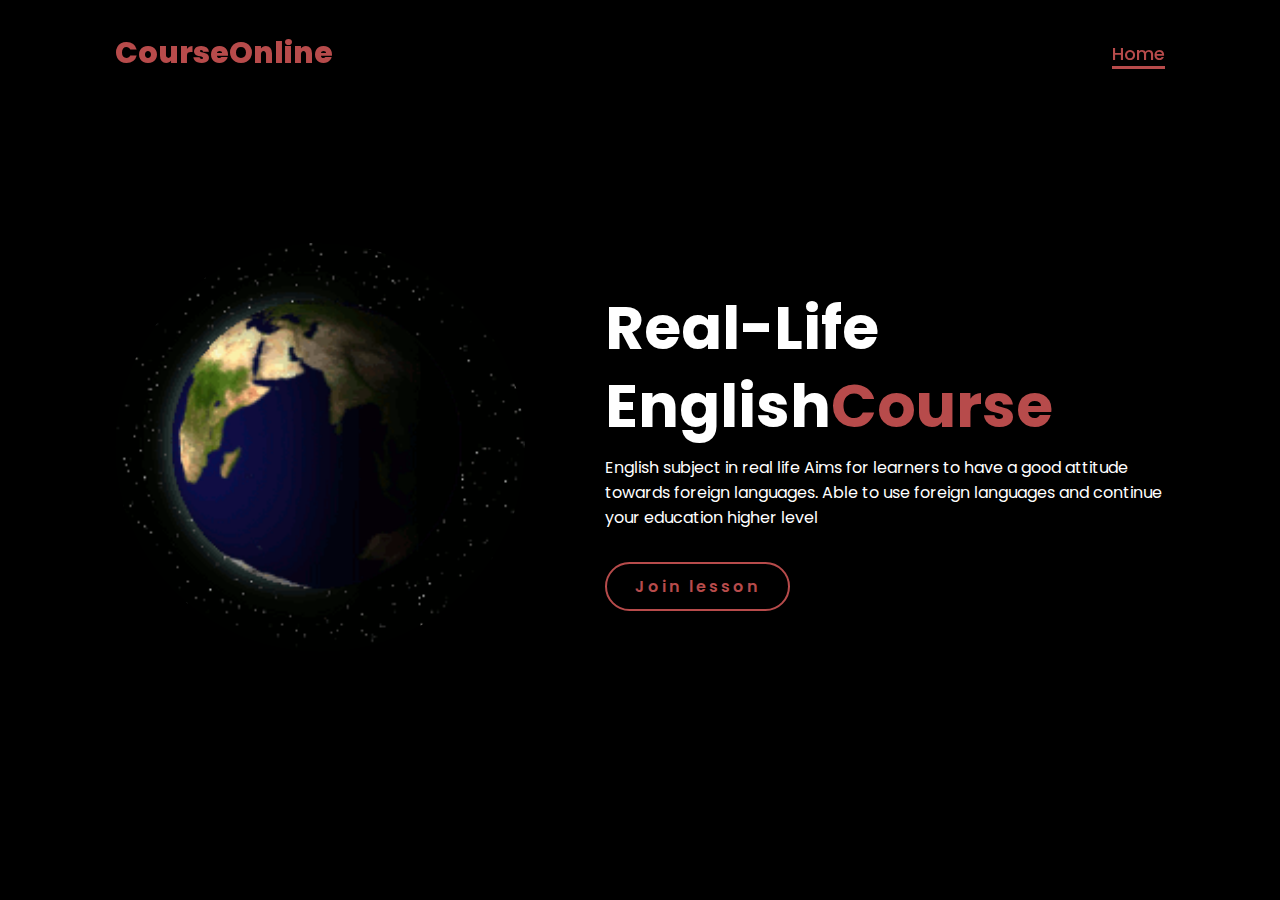
<file: index.html>
<!DOCTYPE html>
<html lang="en">
    
<head>
    <meta charset="UTF-8">
    <meta name="viewport" content="width=device-width, initial-scale=1.0">
    <link rel="stylesheet" href="https://cdnjs.cloudflare.com/ajax/libs/font-awesome/6.5.2/css/all.min.css">
    <link rel="stylesheet" href="b.css">
    <title></title>
</head>
<body>
    <header>
        <a href="#" class="logo">CourseOnline</a>

        <nav>
            <a href="index.html" class="active"> Home</a>
        </nav>
    </header>
    <section class="home">
        <div class="home-img">
            <img src="img/world.gif" alt="">
        </div>
        <div class="home-content">
            <h1>Real-Life English<span>Course</span></h1>
            <h3 class="typing-text"></h3><span></span></h3>
            <p>English subject in real life Aims for learners to have a good attitude towards foreign languages.
            Able to use foreign languages and continue your education higher level</p>
            <br>
            <br>
            <a href="a.html" class="btn">Join lesson</a>
        </div>
    </section>
</body>
</html>
</file>
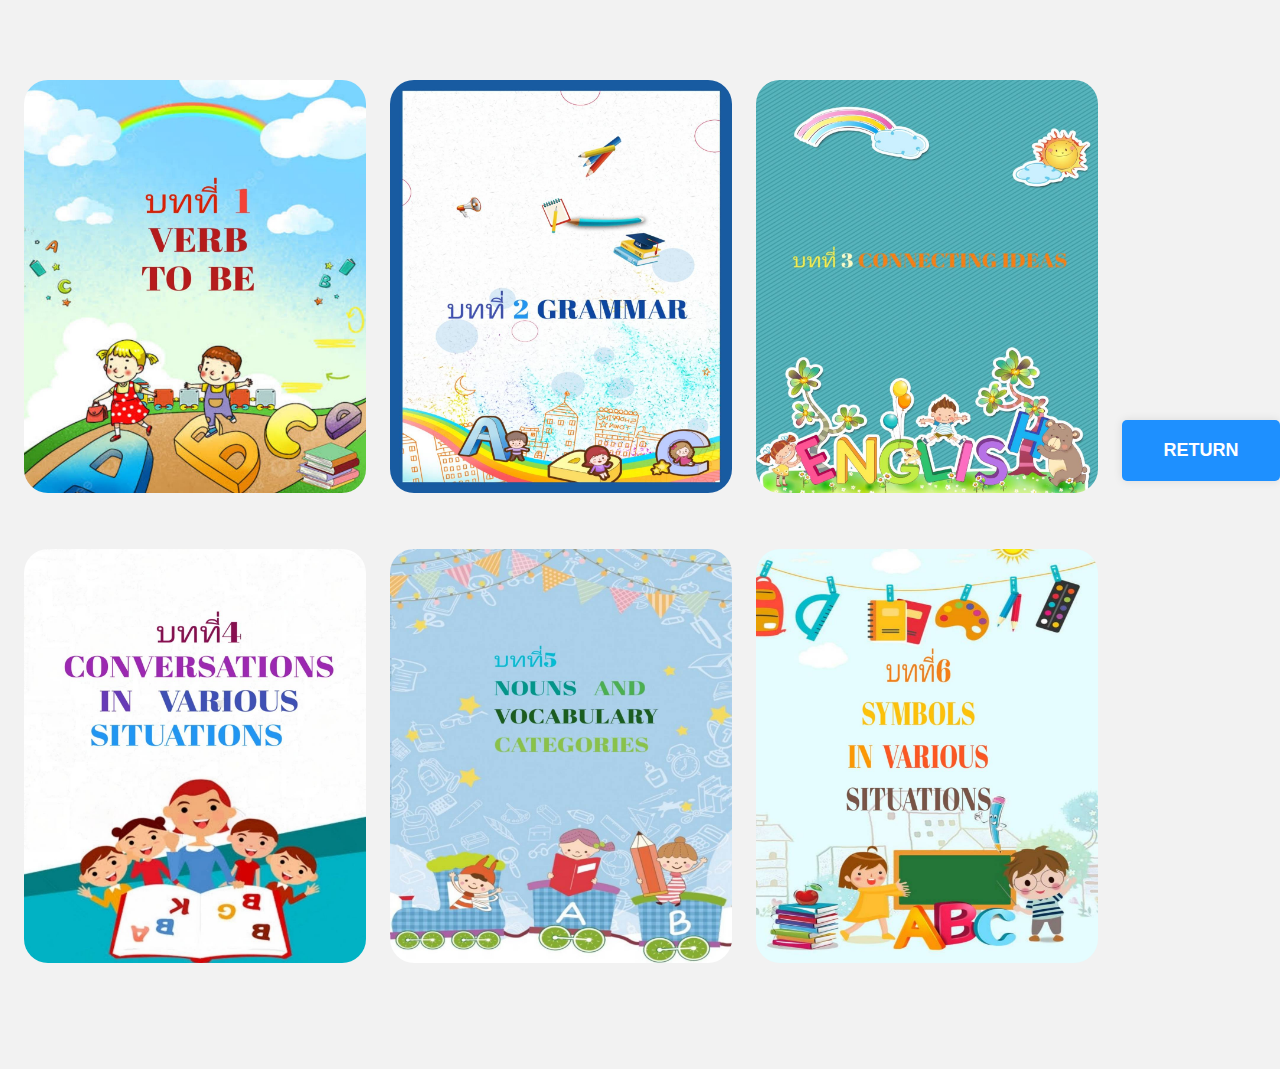
<file: a.html>
<!DOCTYPE html>
   <html lang="en">
   <head>
      <meta charset="UTF-8">
      <meta name="viewport" content="width=device-width, initial-scale=1.0">

      <!--=============== CSS ===============-->
      <link rel="stylesheet" href="a.css">

      <title></title>
   </head>
   <body>

    <br>
    <br>
    <br>
    <br>
    
      <div class="container">
         <div class="card__container">
            <article class="card__article">
               <img src="img/bb1.jpg" alt="image" class="card__img">

               <div class="card__data">
                  <h2 class="card__title">ทำความรู้จักกับการใช้ Verb to be</h2>
                  <a href="a1.html" class="card__button">ดูบทเรียน</a>
               </div>
            </article>

            <article class="card__article">
               <img src="img/bb2.jpg" alt="image" class="card__img">

               <div class="card__data">
                  <h2 class="card__title">ทำความรู้จักกับการใช้ Grammar</h2>
                  <a href="a2.html" class="card__button">ดูบทเรียน</a>
               </div>
            </article>

            <article class="card__article">
               <img src="img/bb3.jpg" alt="image" class="card__img">

               <div class="card__data">
                  <h2 class="card__title">ทำความรู้จักกับการใช้ Connecting Ideas</h2>
                  <a href="a3.html" class="card__button">ดูบทเรียน</a>
               </div>
            </article>

            <article class="card__article">
                <img src="img/bb4.jpg" alt="image" class="card__img">
 
                <div class="card__data">
                   <h2 class="card__title">บทสนทนาในสถานการณ์ต่างๆ</h2>
                   <a href="a4.html" class="card__button">ดูบทเรียน</a>
                </div>
             </article>

             <article class="card__article">
                <img src="img/bb5.jpg" alt="image" class="card__img">
 
                <div class="card__data">
                   <h2 class="card__title">คำนามและคำศัพท์หมวดต่างๆ</h2>
                   <a href="a5.html" class="card__button">ดูบทเรียน</a>
                </div>
             </article>

             <article class="card__article">
                <img src="img/bb6.jpg" alt="image" class="card__img">
 
                <div class="card__data">
                   <h2 class="card__title">สัญลักษณ์ในสถานการณ์ต่างๆ</h2>
                   <a href="a6.html" class="card__button">ดูบทเรียน</a>
                </div>
             </article>
             <br>
             <br>
             

         </div>
      </div>
      
      <a href="index.html" class="btn">Return</a>
      

   </body>
</html>
</file>
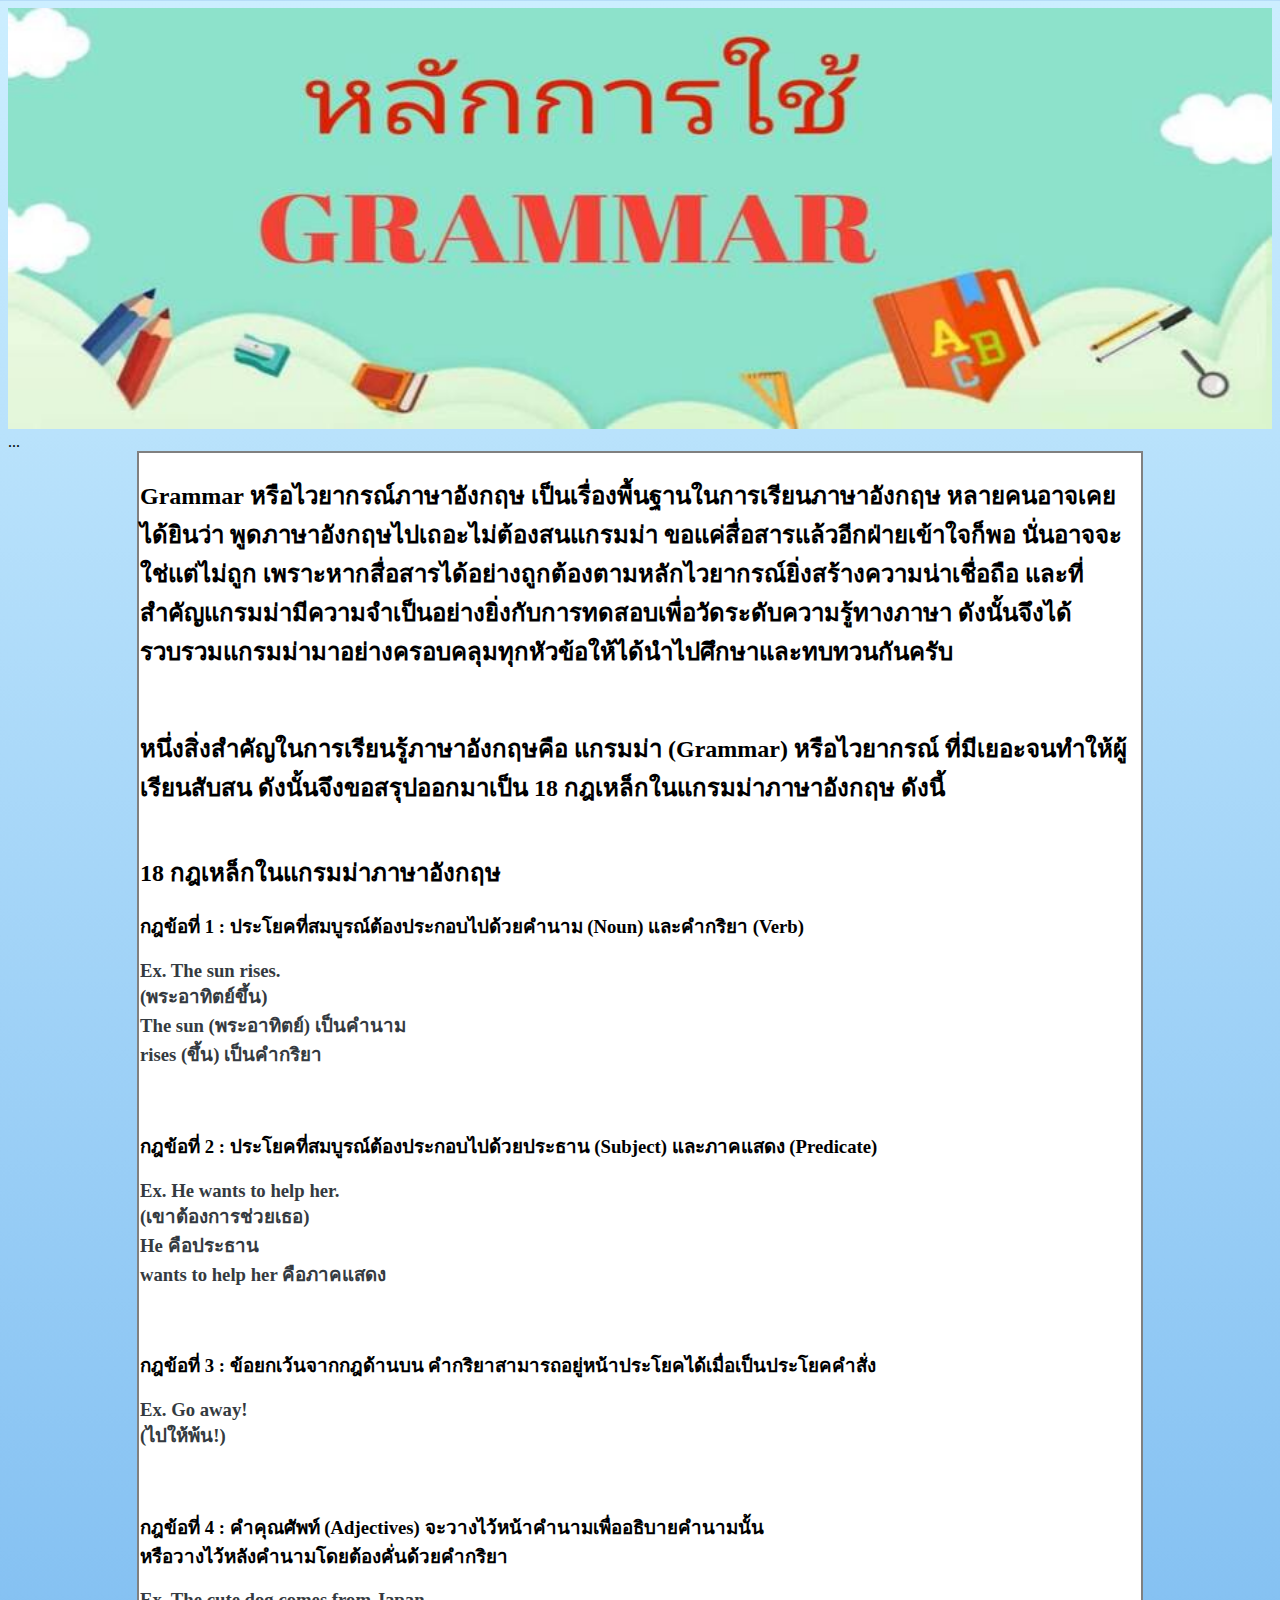
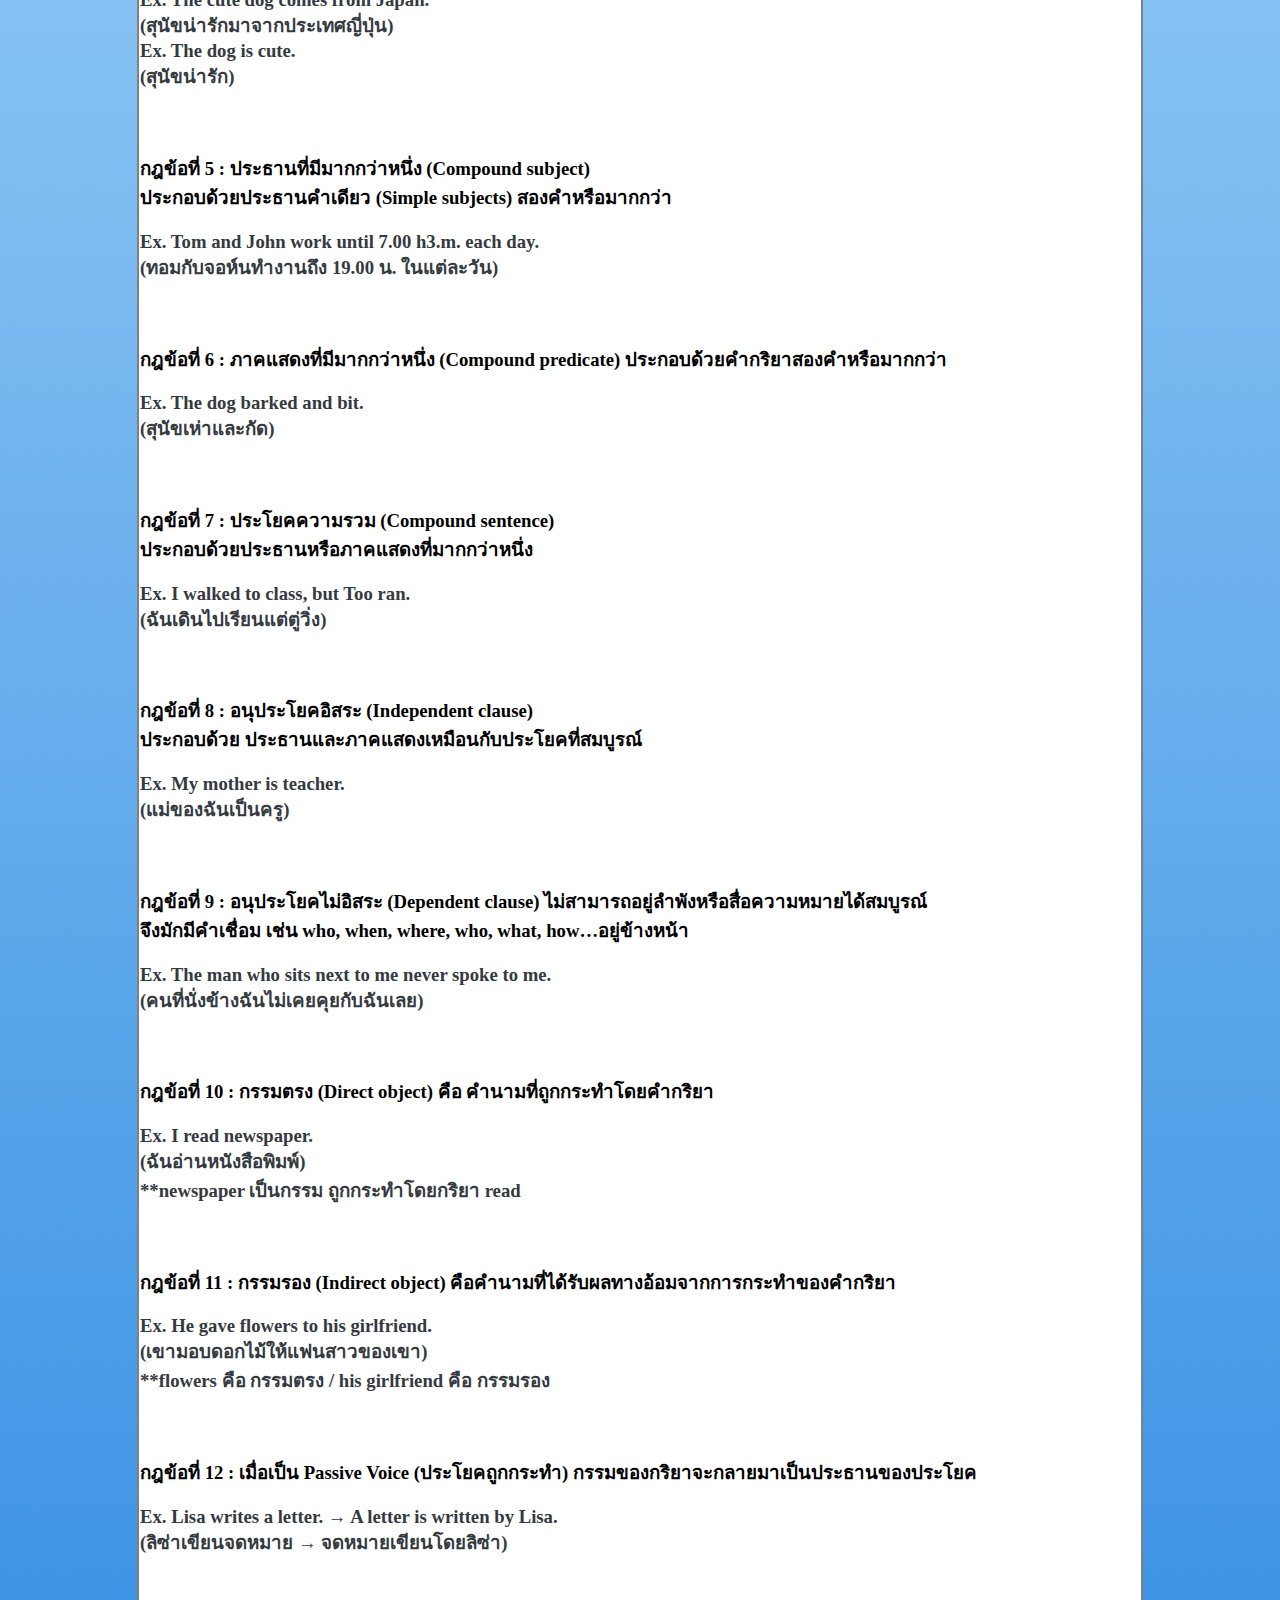
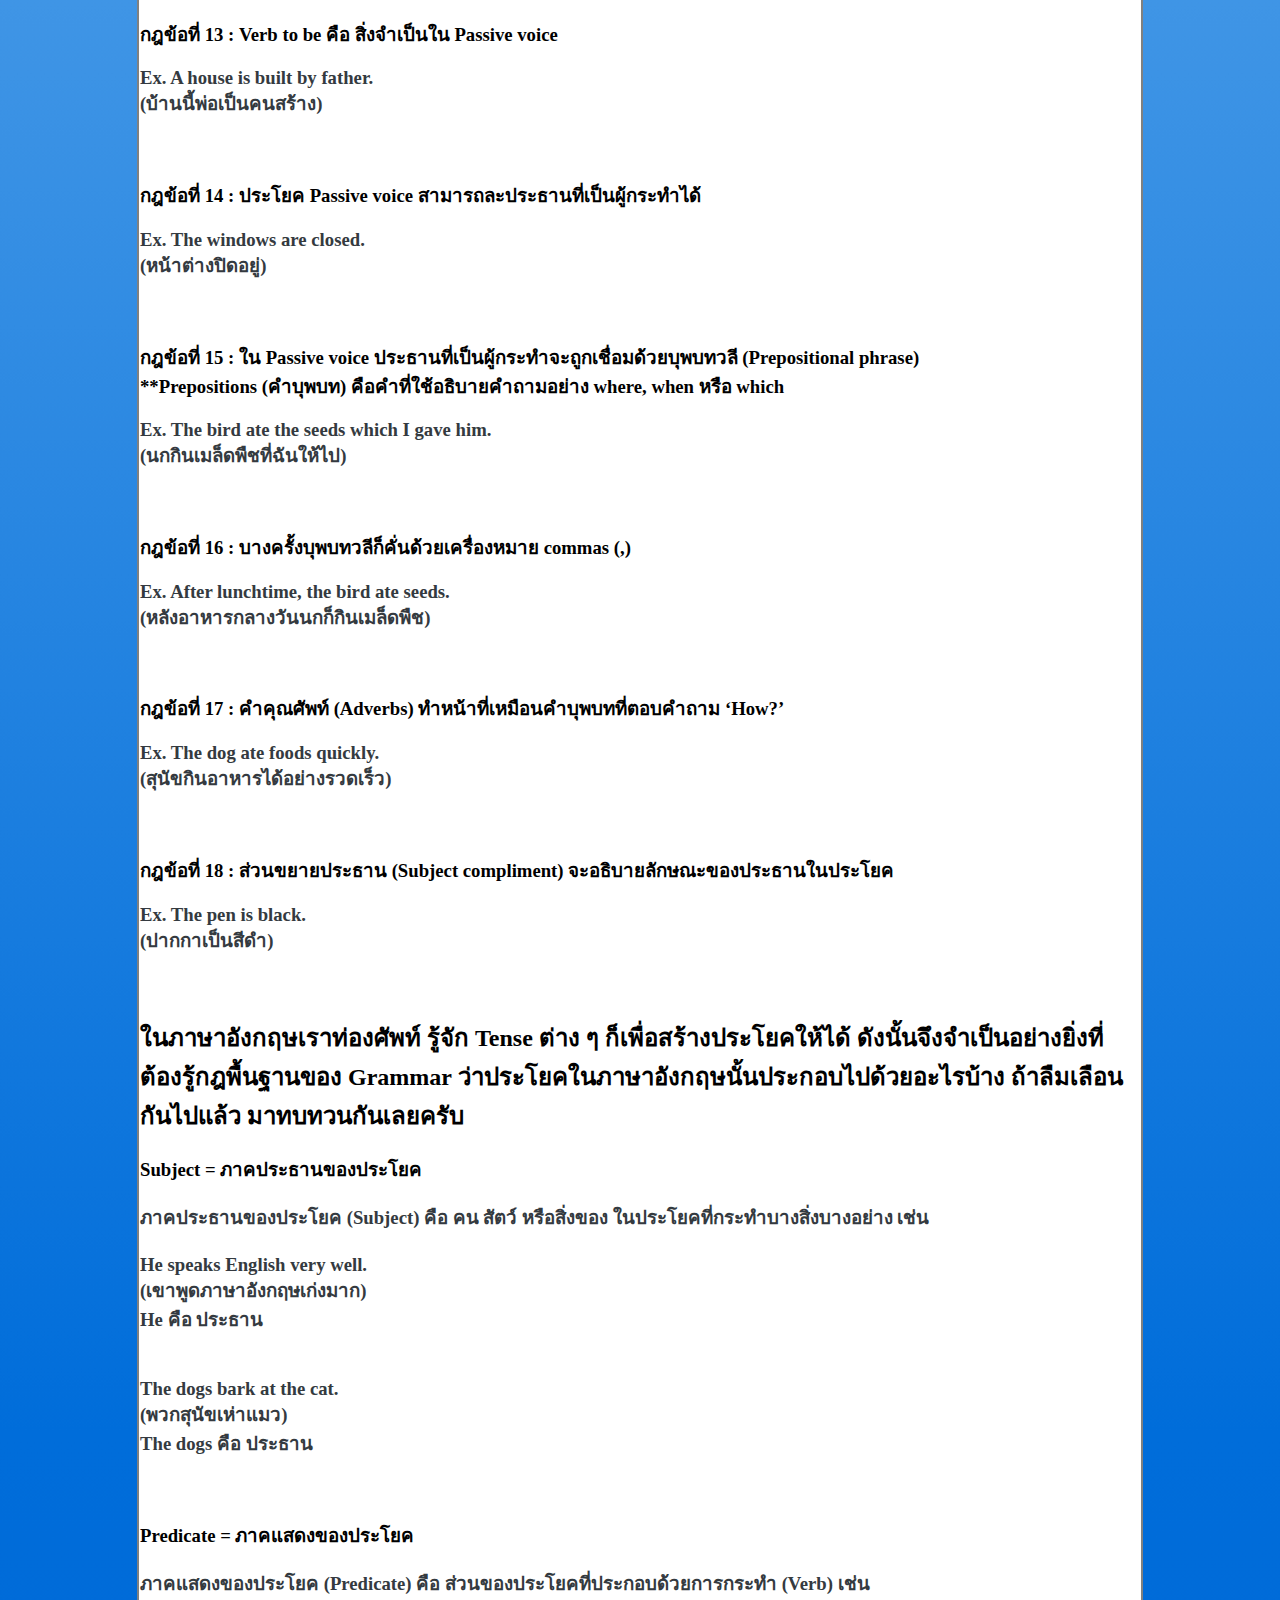
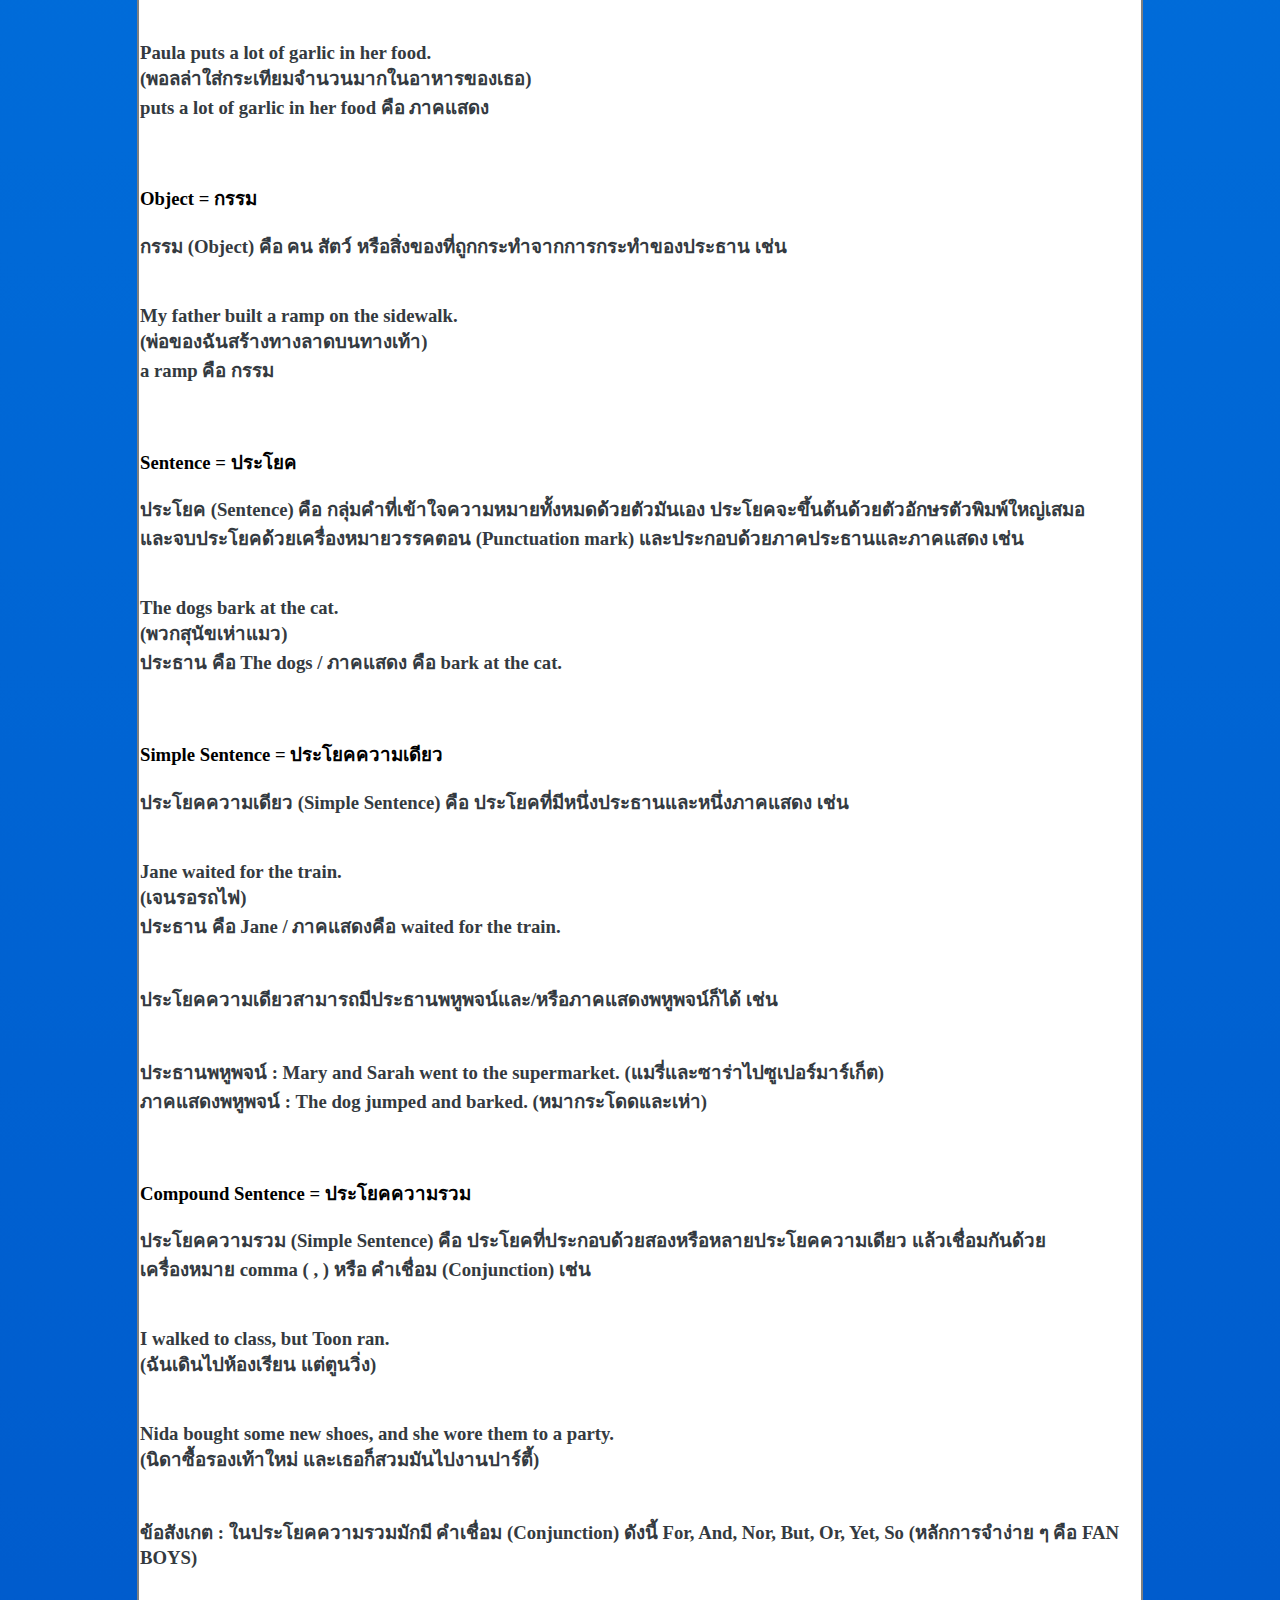
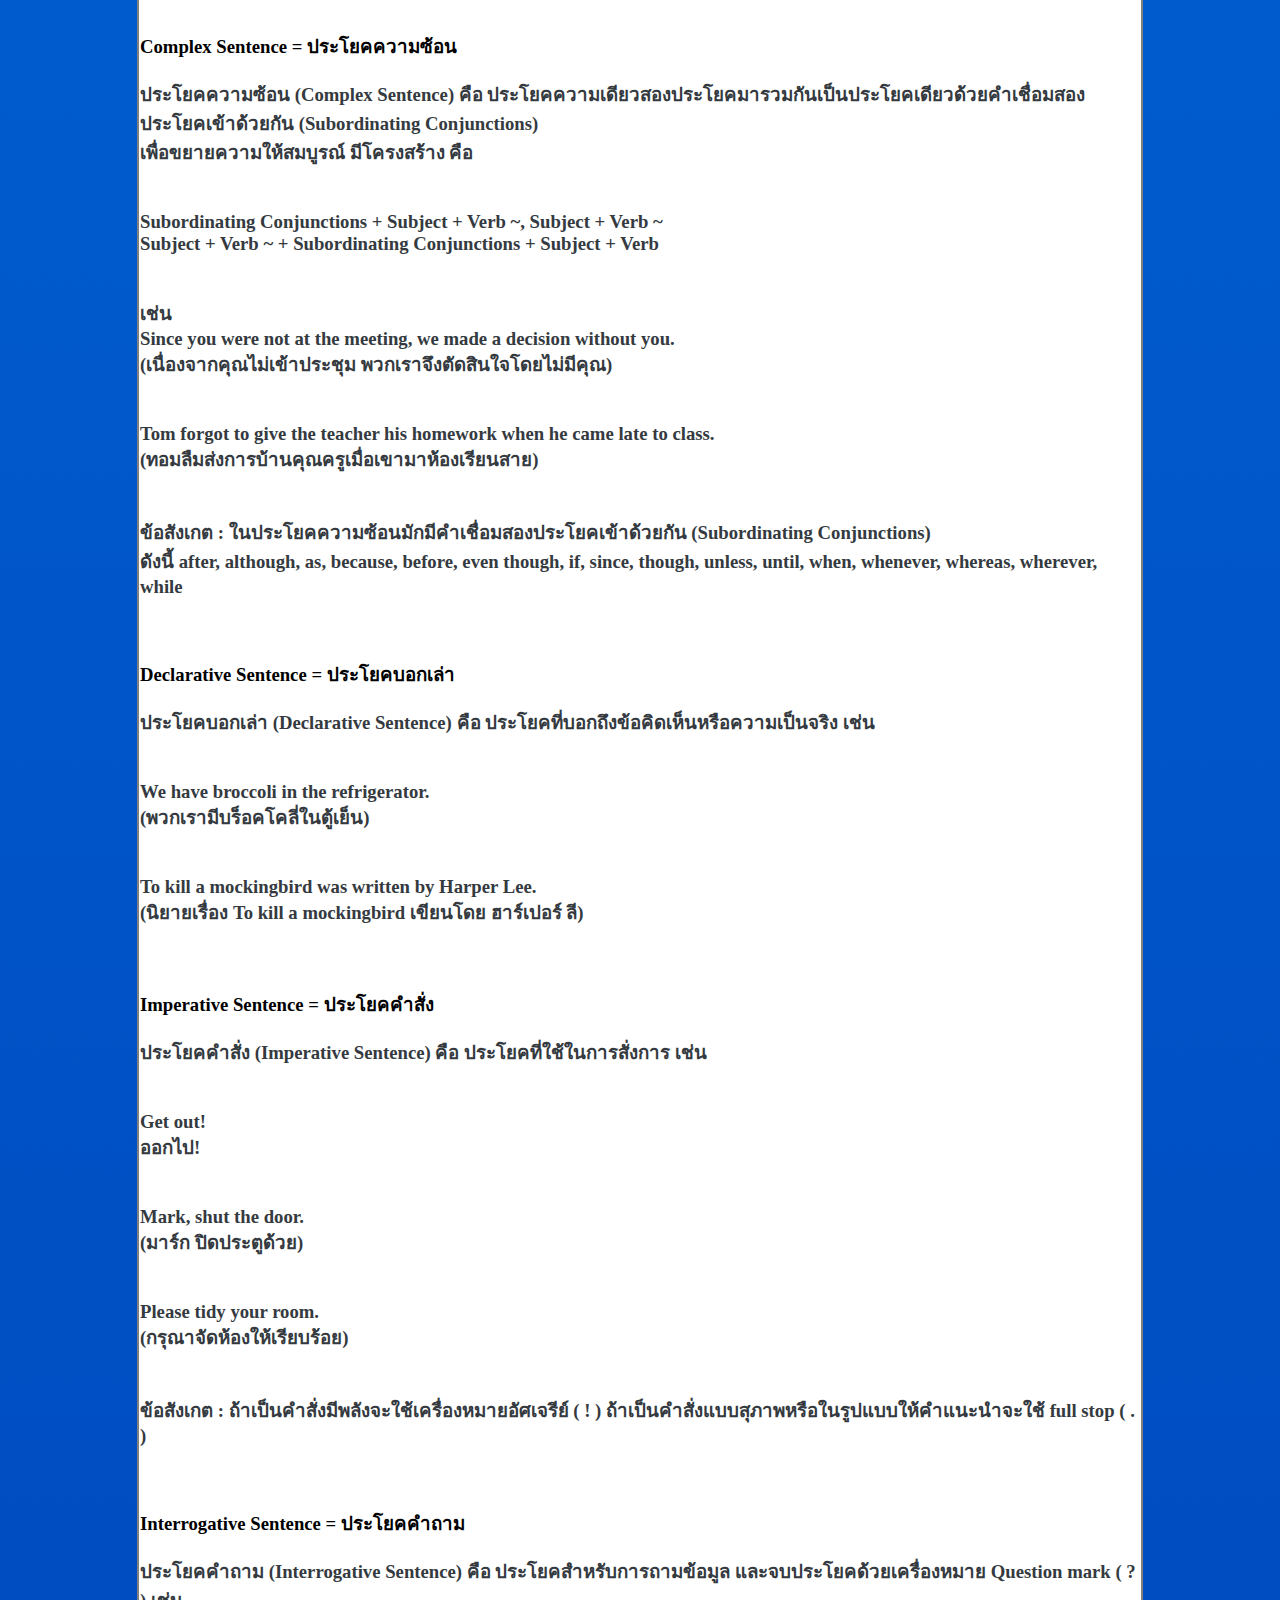
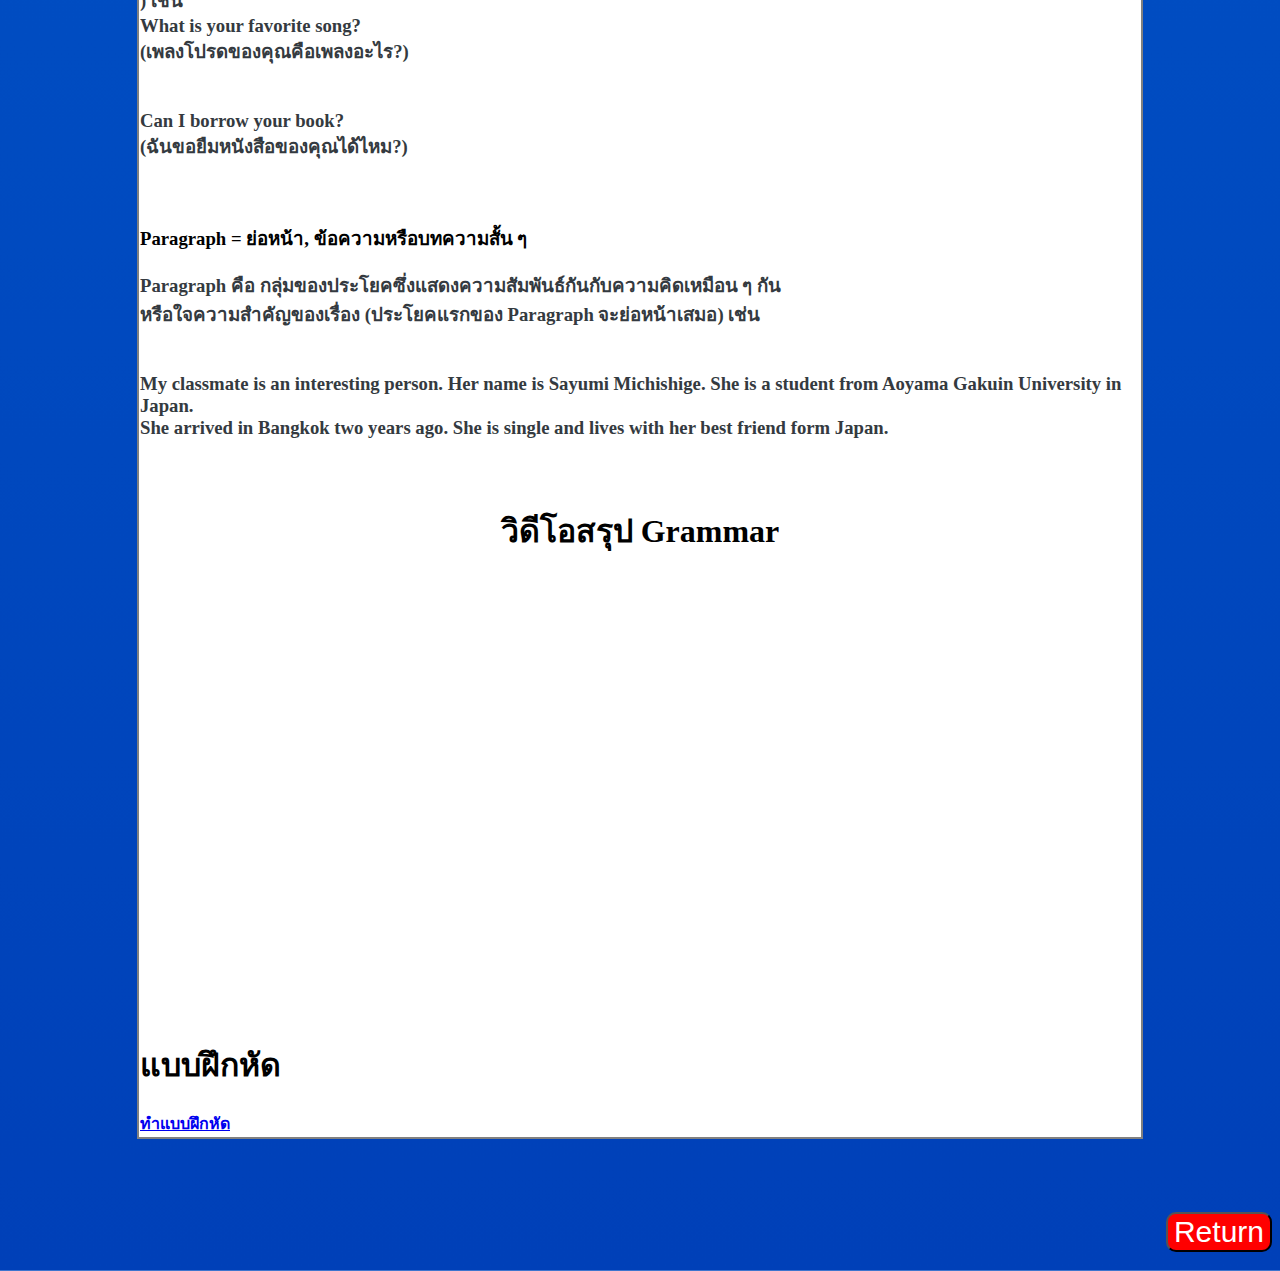
<file: a2.html>
<!DOCTYPE html>
<html lang="en">
<head>
  <title></title>
</head>
<body>


<style>
  body {
  background: linear-gradient(to bottom, #cceeff,rgb(0, 109, 218),rgb(0, 64, 184)),rgb(0, 7, 112);
  background-size: cover;
  background-position: center;
  }
</style>
    
 <div class="carousel-inner" role="listbox">
    <div class="item active">
      <img src="img/bbgg1.jpg" alt="..." width="100%">
      <div class="carousel-caption">
        ...
      </div>
    </div>
  </div>

  
  <table align="center" bgcolor="grey">
        <tr bgcolor="white" align="left">
            <th width="1000"><h1 style="color:"align="left"><h2 style="color:"align="left">Grammar หรือไวยากรณ์ภาษาอังกฤษ เป็นเรื่องพื้นฐานในการเรียนภาษาอังกฤษ หลายคนอาจเคยได้ยินว่า พูดภาษาอังกฤษไปเถอะไม่ต้องสนแกรมม่า ขอแค่สื่อสารแล้วอีกฝ่ายเข้าใจก็พอ นั่นอาจจะใช่แต่ไม่ถูก เพราะหากสื่อสารได้อย่างถูกต้องตามหลักไวยากรณ์ยิ่งสร้างความน่าเชื่อถือ และที่สำคัญแกรมม่ามีความจำเป็นอย่างยิ่งกับการทดสอบเพื่อวัดระดับความรู้ทางภาษา ดังนั้นจึงได้รวบรวมแกรมม่ามาอย่างครอบคลุมทุกหัวข้อให้ได้นำไปศึกษาและทบทวนกันครับ
  </h2><br>
  
  <h2 style="color:#"align="left">หนึ่งสิ่งสำคัญในการเรียนรู้ภาษาอังกฤษคือ แกรมม่า (Grammar) หรือไวยากรณ์ ที่มีเยอะจนทำให้ผู้เรียนสับสน ดังนั้นจึงขอสรุปออกมาเป็น 18 กฎเหล็กในแกรมม่าภาษาอังกฤษ ดังนี้ <br><br></h2>
    <h2 align="left">18 กฎเหล็กในแกรมม่าภาษาอังกฤษ</h2>
    <h3 style="color:#"align="left">กฎข้อที่ 1 : ประโยคที่สมบูรณ์ต้องประกอบไปด้วยคำนาม (Noun) และคำกริยา (Verb)</h3>
    <h3 style="color:#343a40" align="left">Ex. The sun rises.<br>(พระอาทิตย์ขึ้น)<br>The sun (พระอาทิตย์) เป็นคำนาม<br>rises (ขึ้น) เป็นคำกริยา<br><br><br></h3>  
    <h3 style="color:#"align="left">กฎข้อที่ 2 : ประโยคที่สมบูรณ์ต้องประกอบไปด้วยประธาน (Subject) และภาคแสดง (Predicate)</h3>
    <h3 style="color:#343a40"align="left">Ex. He wants to help her.<br>(เขาต้องการช่วยเธอ)<br>He คือประธาน<br>wants to help her คือภาคแสดง<br><br><br></h3>
    <h3 style="color:#" align="left">กฎข้อที่ 3 : ข้อยกเว้นจากกฎด้านบน คำกริยาสามารถอยู่หน้าประโยคได้เมื่อเป็นประโยคคำสั่ง</h3>
    <h3 style="color:#343a40"align="left">Ex. Go away!<br>(ไปให้พ้น!)<br><br><br></h3>
    <h3 style="color:#"align="left">กฎข้อที่ 4 : คำคุณศัพท์ (Adjectives) จะวางไว้หน้าคำนามเพื่ออธิบายคำนามนั้น <br>หรือวางไว้หลังคำนามโดยต้องคั่นด้วยคำกริยา</h3>
    <h3 style="color:#343a40"align="left">Ex. The cute dog comes from Japan.<br>(สุนัขน่ารักมาจากประเทศญี่ปุ่น)<br>Ex. The dog is cute.<br>(สุนัขน่ารัก)<br><br><br></h3>
    <h3 style="color:#"align="left">กฎข้อที่ 5 : ประธานที่มีมากกว่าหนึ่ง (Compound subject) <br>ประกอบด้วยประธานคำเดียว (Simple subjects) สองคำหรือมากกว่า</h3>
    <h3 style="color:#343a40"align="left">Ex. Tom and John work until 7.00 h3.m. each day.<br>(ทอมกับจอห์นทำงานถึง 19.00 น. ในแต่ละวัน)<br><br><br></h3>
    <h3 style="color:#"align="left">กฎข้อที่ 6 : ภาคแสดงที่มีมากกว่าหนึ่ง (Compound predicate) ประกอบด้วยคำกริยาสองคำหรือมากกว่า</h3>
    <h3 style="color:#343a40"align="left">Ex. The dog barked and bit.<br>(สุนัขเห่าและกัด)<br><br><br></h3>
    <h3 style="color:#"align="left">กฎข้อที่ 7 : ประโยคความรวม (Compound sentence) <br>ประกอบด้วยประธานหรือภาคแสดงที่มากกว่าหนึ่ง</h3>
    <h3 style="color:#343a40"align="left">Ex. I walked to class, but Too ran.<br>(ฉันเดินไปเรียนแต่ตู่วิ่ง)<br><br><br></h3>
    <h3 style="color:#"align="left">กฎข้อที่ 8 : อนุประโยคอิสระ (Independent clause) <br>ประกอบด้วย ประธานและภาคแสดงเหมือนกับประโยคที่สมบูรณ์</h3>
    <h3 style="color:#343a40"align="left">Ex. My mother is teacher.<br>(แม่ของฉันเป็นครู)<br><br><br></h3>
    <h3 style="color:#"align="left">กฎข้อที่ 9 : อนุประโยคไม่อิสระ (Dependent clause) ไม่สามารถอยู่ลำพังหรือสื่อความหมายได้สมบูรณ์ <br>จึงมักมีคำเชื่อม เช่น who, when, where, who, what, how…อยู่ข้างหน้า</h3>
    <h3 style="color:#343a40"align="left">Ex. The man who sits next to me never spoke to me.<br>(คนที่นั่งข้างฉันไม่เคยคุยกับฉันเลย)<br><br><br></h3>
    <h3 style="color:#"align="left">กฎข้อที่ 10 : กรรมตรง (Direct object) คือ คำนามที่ถูกกระทำโดยคำกริยา</h3>
    <h3 style="color:#343a40"align="left">Ex. I read newspaper.<br>(ฉันอ่านหนังสือพิมพ์)<br>**newspaper เป็นกรรม ถูกกระทำโดยกริยา read<br><br><br></h3>
    <h3 style="color:#"align="left">กฎข้อที่ 11 : กรรมรอง (Indirect object) คือคำนามที่ได้รับผลทางอ้อมจากการกระทำของคำกริยา</h3>
    <h3 style="color:#343a40"align="left">Ex. He gave flowers to his girlfriend.<br>(เขามอบดอกไม้ให้แฟนสาวของเขา)<br>**flowers คือ กรรมตรง / his girlfriend คือ กรรมรอง<br><br><br></h3>
    <h3 style="color:#"align="left">กฎข้อที่ 12 : เมื่อเป็น Passive Voice (ประโยคถูกกระทำ) กรรมของกริยาจะกลายมาเป็นประธานของประโยค</h3>
    <h3 style="color:#343a40"align="left">Ex. Lisa writes a letter.  →  A letter is written by Lisa.<br>(ลิซ่าเขียนจดหมาย  → จดหมายเขียนโดยลิซ่า)<br><br><br></h3>
    <h3 style="color:#"align="left">กฎข้อที่ 13 : Verb to be คือ สิ่งจำเป็นใน Passive voice</h3>
    <h3 style="color:#343a40"align="left">Ex. A house is built by father.<br>(บ้านนี้พ่อเป็นคนสร้าง)<br><br><br></h3>
    <h3 style="color:#"align="left">กฎข้อที่ 14 : ประโยค Passive voice สามารถละประธานที่เป็นผู้กระทำได้</h3>
    <h3 style="color:#343a40"align="left">Ex. The windows are closed.<br>(หน้าต่างปิดอยู่)<br><br><br></h3>
    <h3 style="color:#"align="left">กฎข้อที่ 15 : ใน Passive voice ประธานที่เป็นผู้กระทำจะถูกเชื่อมด้วยบุพบทวลี (Prepositional phrase) <br>**Prepositions (คำบุพบท) คือคำที่ใช้อธิบายคำถามอย่าง where, when หรือ which</h3>
    <h3 style="color:#343a40"align="left">Ex. The bird ate the seeds which I gave him.<br>(นกกินเมล็ดพืชที่ฉันให้ไป)<br><br><br></h3>
    <h3 style="color:#"align="left">กฎข้อที่ 16 : บางครั้งบุพบทวลีก็คั่นด้วยเครื่องหมาย commas (,)</h3>
    <h3 style="color:#343a40"align="left">Ex. After lunchtime, the bird ate seeds.<br>(หลังอาหารกลางวันนกก็กินเมล็ดพืช)<br><br><br></h3>
    <h3 style="color:#"align="left">กฎข้อที่ 17 : คำคุณศัพท์ (Adverbs) ทำหน้าที่เหมือนคำบุพบทที่ตอบคำถาม ‘How?’</h3>
    <h3 style="color:#343a40"align="left">Ex. The dog ate foods quickly.<br>(สุนัขกินอาหารได้อย่างรวดเร็ว)<br><br><br></h3>
    <h3 style="color:#"align="left">กฎข้อที่ 18 : ส่วนขยายประธาน (Subject compliment) จะอธิบายลักษณะของประธานในประโยค</h3>
    <h3 style="color:#343a40"align="left">Ex. The pen is black.<br>(ปากกาเป็นสีดำ)<br><br><br></h3>
    <h2 style="color:#"align="left">ในภาษาอังกฤษเราท่องศัพท์ รู้จัก Tense ต่าง ๆ ก็เพื่อสร้างประโยคให้ได้ ดังนั้นจึงจำเป็นอย่างยิ่งที่ต้องรู้กฎพื้นฐานของ Grammar ว่าประโยคในภาษาอังกฤษนั้นประกอบไปด้วยอะไรบ้าง ถ้าลืมเลือนกันไปแล้ว มาทบทวนกันเลยครับ</h2>
    <h3 style="color:#"align="left">Subject = ภาคประธานของประโยค</h3>

    <h3 style="color:#343a40"align="left">ภาคประธานของประโยค (Subject) คือ คน สัตว์ หรือสิ่งของ ในประโยคที่กระทำบางสิ่งบางอย่าง เช่น<br><br>He speaks English very well.<br>(เขาพูดภาษาอังกฤษเก่งมาก)<br>He คือ ประธาน<br><br><br>The dogs bark at the cat.
    <br>(พวกสุนัขเห่าแมว)<br>The dogs คือ ประธาน<br><br><br></h3>
    <h3 style="color:#"align="left">Predicate = ภาคแสดงของประโยค</h3>
    <h3 style="color:#343a40"align="left">ภาคแสดงของประโยค (Predicate) คือ ส่วนของประโยคที่ประกอบด้วยการกระทำ (Verb) เช่น<br><br><br>Paula puts a lot of garlic in her food.<br>
    (พอลล่าใส่กระเทียมจำนวนมากในอาหารของเธอ)<br>puts a lot of garlic in her food คือ ภาคแสดง<br><br><br></h3>
    <h3 style="color:#"align="left">Object = กรรม</h3>
    <h3 style="color:#343a40"align="left">กรรม (Object) คือ คน สัตว์ หรือสิ่งของที่ถูกกระทำจากการกระทำของประธาน เช่น<br><br><br>My father built a ramp on the sidewalk.<br>
    (พ่อของฉันสร้างทางลาดบนทางเท้า)<br>a ramp คือ กรรม<br><br><br></h3>
    <h3 style="color:#"align="left">Sentence = ประโยค</h3>
    <h3 style="color:#343a40"align="left">ประโยค (Sentence) คือ กลุ่มคำที่เข้าใจความหมายทั้งหมดด้วยตัวมันเอง ประโยคจะขึ้นต้นด้วยตัวอักษรตัวพิมพ์ใหญ่เสมอ <br>และจบประโยคด้วยเครื่องหมายวรรคตอน (Punctuation mark) และประกอบด้วยภาคประธานและภาคแสดง เช่น<br><br><br>
    The dogs bark at the cat.<br>(พวกสุนัขเห่าแมว)<br>ประธาน คือ The dogs / ภาคแสดง คือ bark at the cat.<br><br><br></h3>
    <h3 style="color:#"align="left">Simple Sentence = ประโยคความเดียว</h3>
    <h3 style="color:#343a40"align="left">ประโยคความเดียว (Simple Sentence) คือ ประโยคที่มีหนึ่งประธานและหนึ่งภาคแสดง เช่น<br><br><br>Jane waited for the train.<br>(เจนรอรถไฟ)<br>ประธาน คือ Jane / ภาคแสดงคือ waited for the train.
    <br><br><br>ประโยคความเดียวสามารถมีประธานพหูพจน์และ/หรือภาคแสดงพหูพจน์ก็ได้ เช่น<br><br><br>ประธานพหูพจน์ : Mary and Sarah went to the supermarket. (แมรี่และซาร่าไปซูเปอร์มาร์เก็ต)<br>ภาคแสดงพหูพจน์ : The dog jumped and barked. (หมากระโดดและเห่า)
    <br><br><br></h3>
    <h3 style="color:#"align="left">Compound Sentence = ประโยคความรวม</h3>
    <h3 style="color:#343a40"align="left">ประโยคความรวม (Simple Sentence) คือ ประโยคที่ประกอบด้วยสองหรือหลายประโยคความเดียว แล้วเชื่อมกันด้วยเครื่องหมาย comma ( , ) หรือ คำเชื่อม (Conjunction) เช่น
    <br><br><br>I walked to class, but Toon ran.<br>(ฉันเดินไปห้องเรียน แต่ตูนวิ่ง)<br><br><br>Nida bought some new shoes, and she wore them to a party.
    <br>(นิดาซื้อรองเท้าใหม่ และเธอก็สวมมันไปงานปาร์ตี้)<br><br><br>ข้อสังเกต : ในประโยคความรวมมักมี คำเชื่อม (Conjunction)  ดังนี้ For, And, Nor, But, Or, Yet, So (หลักการจำง่าย ๆ คือ FAN BOYS)
    <br><br><br></h3>
    <h3 style="color:#"align="left">Complex Sentence = ประโยคความซ้อน</h3>
    <h3 style="color:#343a40"align="left">ประโยคความซ้อน (Complex Sentence) คือ ประโยคความเดียวสองประโยคมารวมกันเป็นประโยคเดียวด้วยคำเชื่อมสองประโยคเข้าด้วยกัน (Subordinating Conjunctions) <br>เพื่อขยายความให้สมบูรณ์ มีโครงสร้าง คือ
    <br><br><br>Subordinating Conjunctions + Subject + Verb ~, Subject + Verb ~<br>Subject + Verb ~ + Subordinating Conjunctions + Subject + Verb
    <br><br><br>เช่น<br>Since you were not at the meeting, we made a decision without you.<br>(เนื่องจากคุณไม่เข้าประชุม พวกเราจึงตัดสินใจโดยไม่มีคุณ)
    <br><br><br>Tom forgot to give the teacher his homework when he came late to class.<br>(ทอมลืมส่งการบ้านคุณครูเมื่อเขามาห้องเรียนสาย)
    <br><br><br>ข้อสังเกต : ในประโยคความซ้อนมักมีคำเชื่อมสองประโยคเข้าด้วยกัน (Subordinating Conjunctions) <br>ดังนี้ after, although, as, because, before, even though, if, since, though, unless, until, when, whenever, whereas, wherever, while
    <br><br><br></h3>
    <h3 style="color:#"align="left">Declarative Sentence = ประโยคบอกเล่า</h3>
    <h3 style="color:#343a40"align="left">ประโยคบอกเล่า (Declarative Sentence) คือ ประโยคที่บอกถึงข้อคิดเห็นหรือความเป็นจริง เช่น<br><br><br>We have broccoli in the refrigerator.<br>(พวกเรามีบร็อคโคลี่ในตู้เย็น)
    <br><br><br>To kill a mockingbird was written by Harper Lee.<br>(นิยายเรื่อง To kill a mockingbird เขียนโดย ฮาร์เปอร์ ลี)
    <br><br><br></h3>
    <h3 style="color:#"align="left">Imperative Sentence = ประโยคคำสั่ง</h3>
    <h3 style="color:#343a40"align="left">ประโยคคำสั่ง (Imperative Sentence) คือ ประโยคที่ใช้ในการสั่งการ เช่น<br><br><br>Get out!<br>ออกไป!
    <br><br><br>Mark, shut the door.<br>(มาร์ก ปิดประตูด้วย)
    <br><br><br>Please tidy your room.<br>(กรุณาจัดห้องให้เรียบร้อย)
    <br><br><br>ข้อสังเกต : ถ้าเป็นคำสั่งมีพลังจะใช้เครื่องหมายอัศเจรีย์ ( ! ) ถ้าเป็นคำสั่งแบบสุภาพหรือในรูปแบบให้คำแนะนำจะใช้ full stop ( . )
    <br><br><br></h3>
    <h3 style="color:#"align="left">Interrogative Sentence = ประโยคคำถาม</h3>
    <h3 style="color:#343a40"align="left">ประโยคคำถาม (Interrogative Sentence) คือ ประโยคสำหรับการถามข้อมูล และจบประโยคด้วยเครื่องหมาย Question mark ( ? ) เช่น<br>What is your favorite song?<br>(เพลงโปรดของคุณคือเพลงอะไร?)
    <br><br><br>Can I borrow your book?<br>(ฉันขอยืมหนังสือของคุณได้ไหม?)
    <br><br><br></h3>
    <h3 style="color:#"align="left">Paragraph = ย่อหน้า, ข้อความหรือบทความสั้น ๆ</h3>
    <h3 style="color:#343a40"align="left">Paragraph คือ กลุ่มของประโยคซึ่งแสดงความสัมพันธ์กันกับความคิดเหมือน ๆ กัน <br>หรือใจความสำคัญของเรื่อง (ประโยคแรกของ Paragraph จะย่อหน้าเสมอ) เช่น
    <br><br><br>My classmate is an interesting person. Her name is Sayumi Michishige. She is a student from Aoyama Gakuin University in Japan. <br>She arrived in Bangkok two years ago. She is single and lives with her best friend form Japan.
    <br><br><br></h3>
    <h1 style="color:#" align="center">วิดีโอสรุป Grammar</h1>          
    <div class=”videoViewer” align="center">
         <iframe width="750" height="400" src="https://www.youtube.com/embed/2XbYNX9Anp0?si=u5XCwpnVoWlAhEpU" title="YouTube video player" frameborder="0" allow="accelerometer; autoplay; clipboard-write; encrypted-media; gyroscope; picture-in-picture; web-share" referrerpolicy="strict-origin-when-cross-origin" allowfullscreen></iframe>
    </div><br><br>
              <h1 style="color:#">แบบฝึกหัด</h1>
    <a href="https://docs.google.com/forms/d/e/1FAIpQLSfYRtwnvccgj0-bXzG3-B5sO_rSohWJS1RYaMbqx0BkiB9iXw/viewform?usp=sf_link" class="btn btn-primary">ทำแบบฝึกหัด</a>
</table>

    

    <br>
    <br>
    <br>
    <h3 align="right">
          <a href="a.html">
            <button style="font-size:30px; background-color:red; color:white; border-radius:10px">Return</button>
          </a>
        </h3>



</body>
</html>
</file>
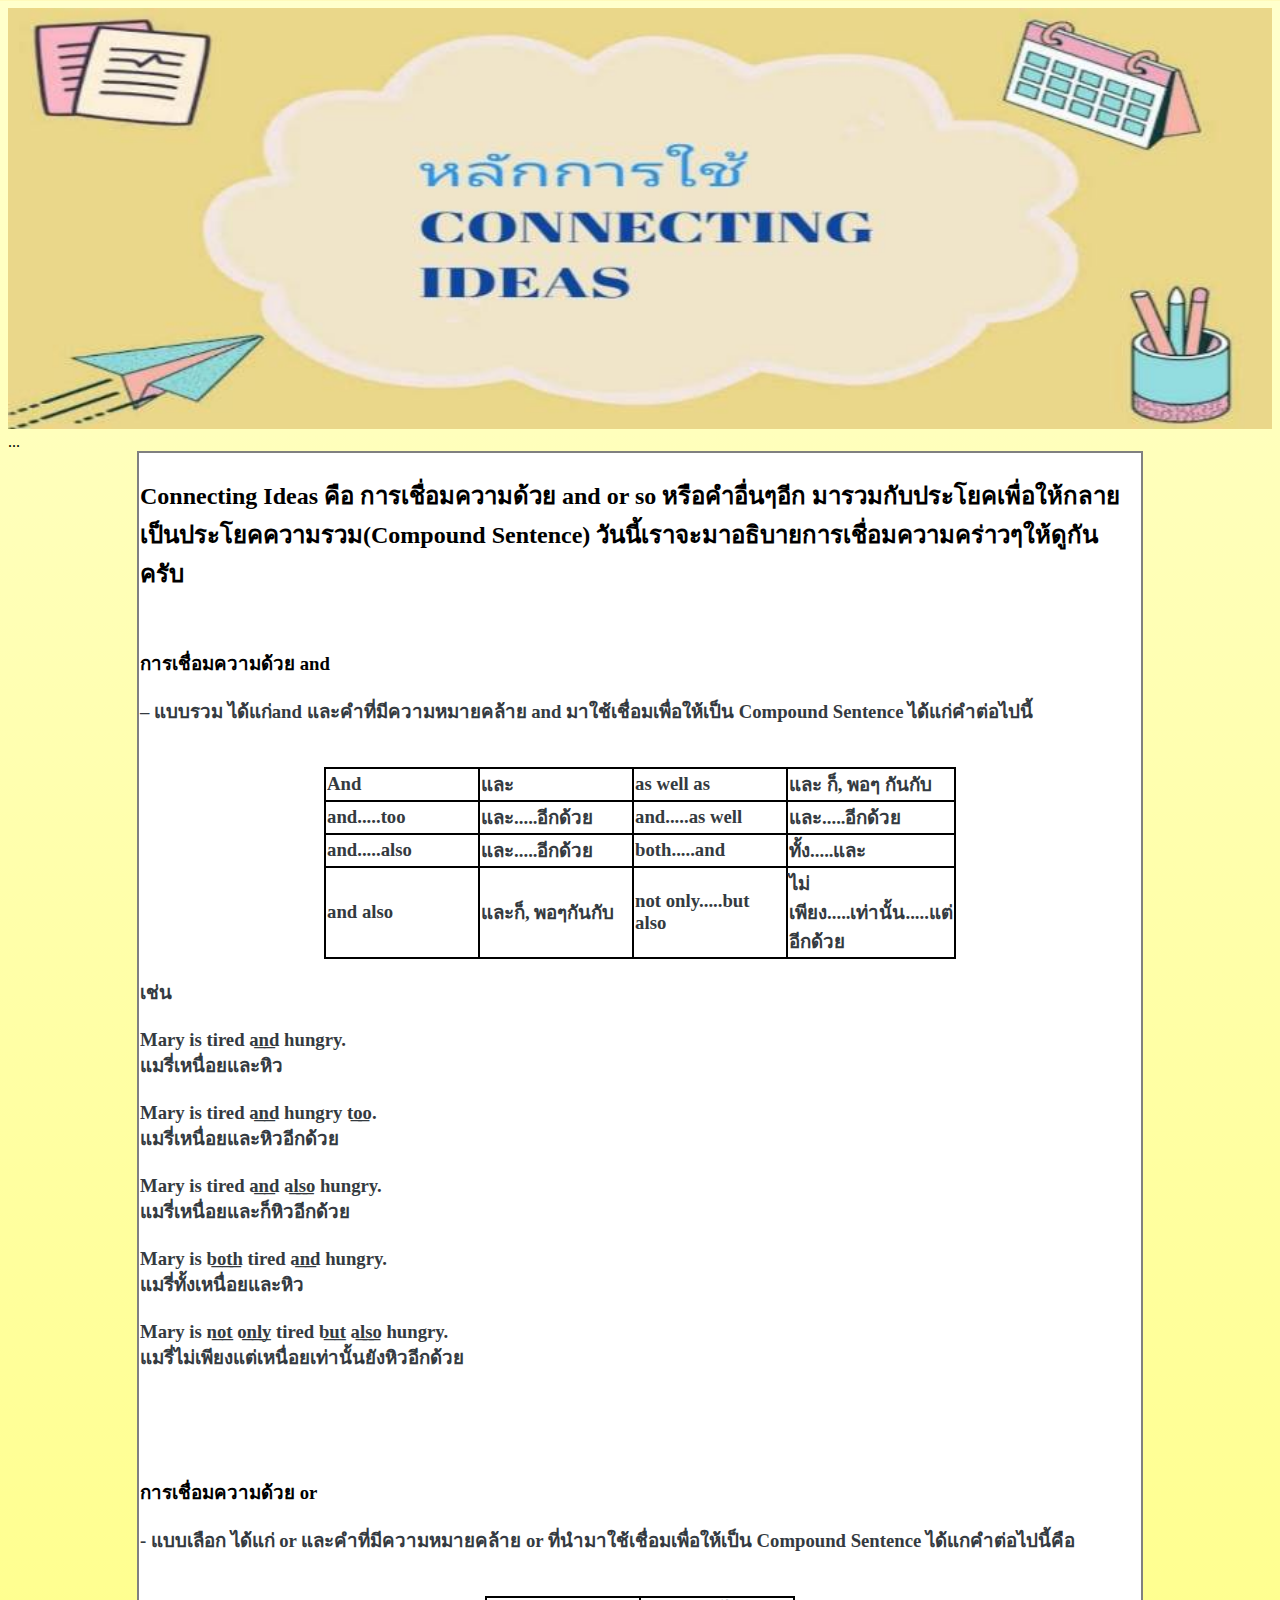
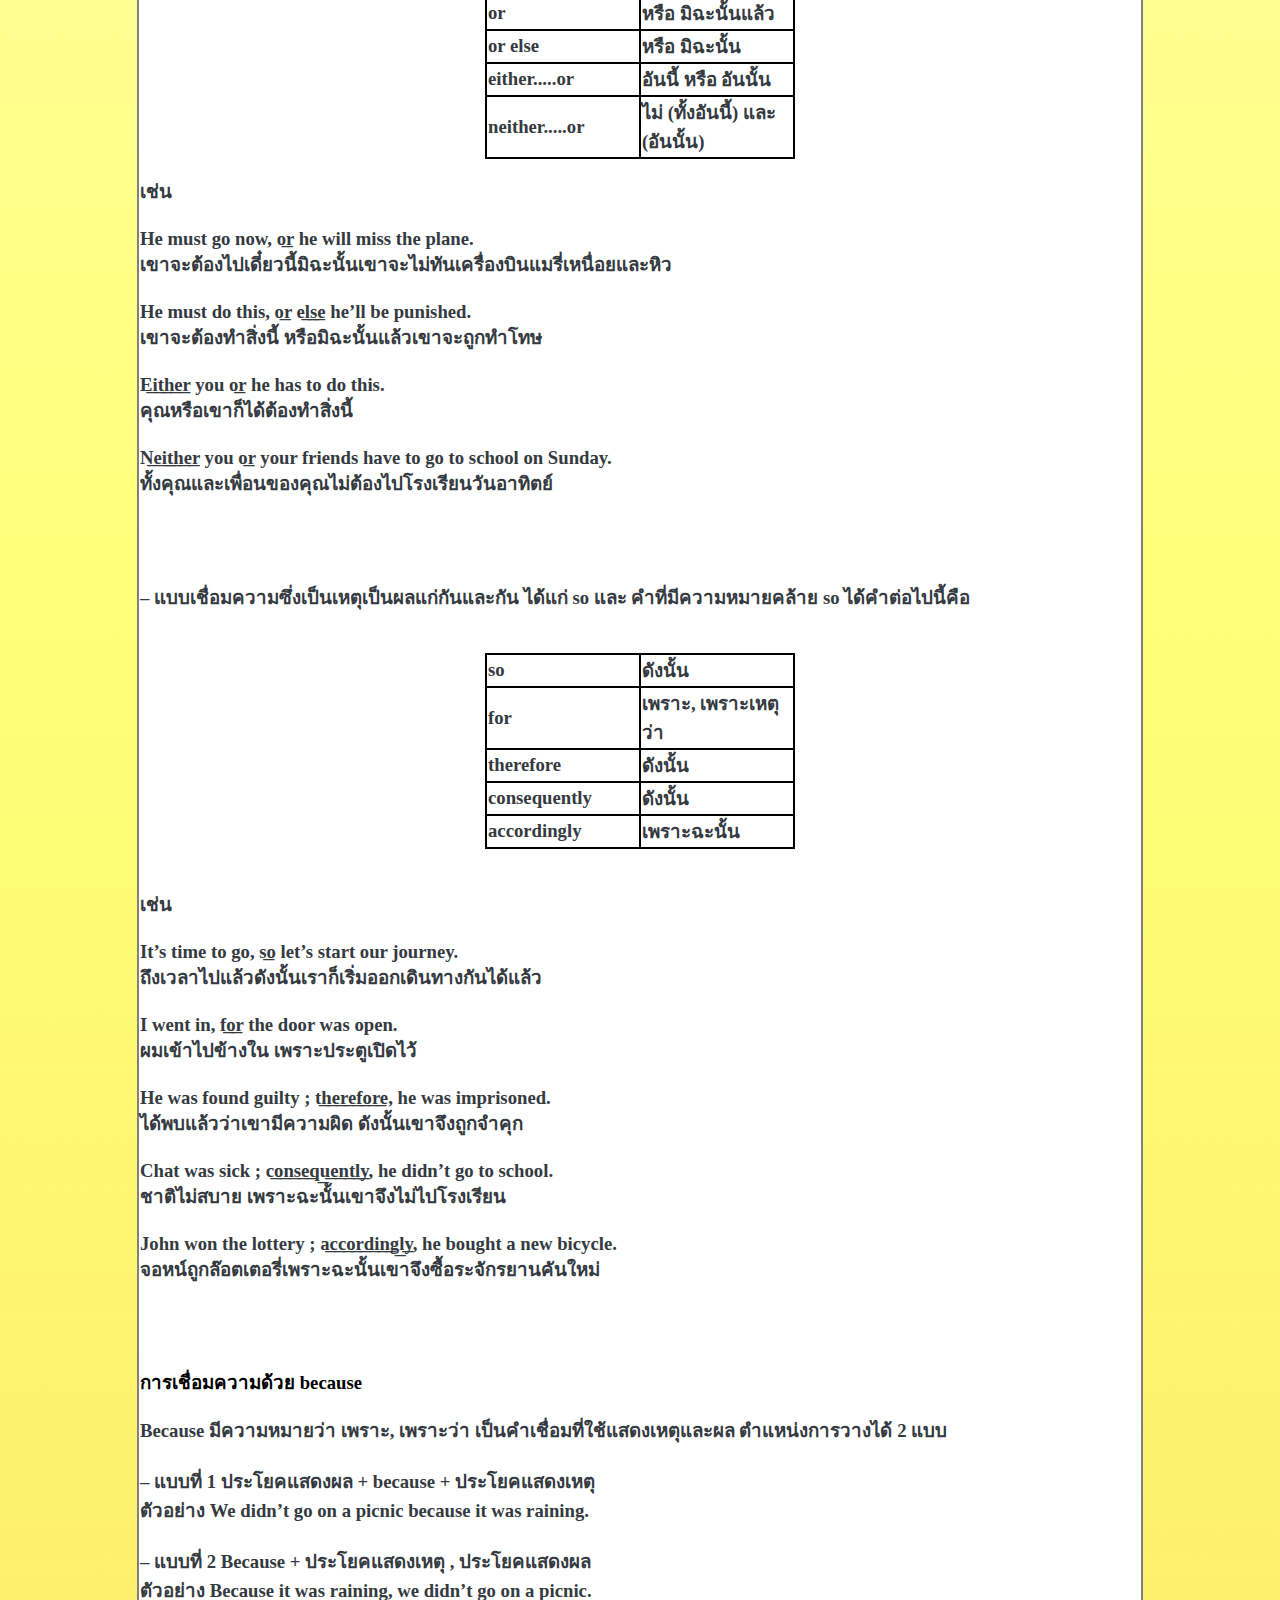
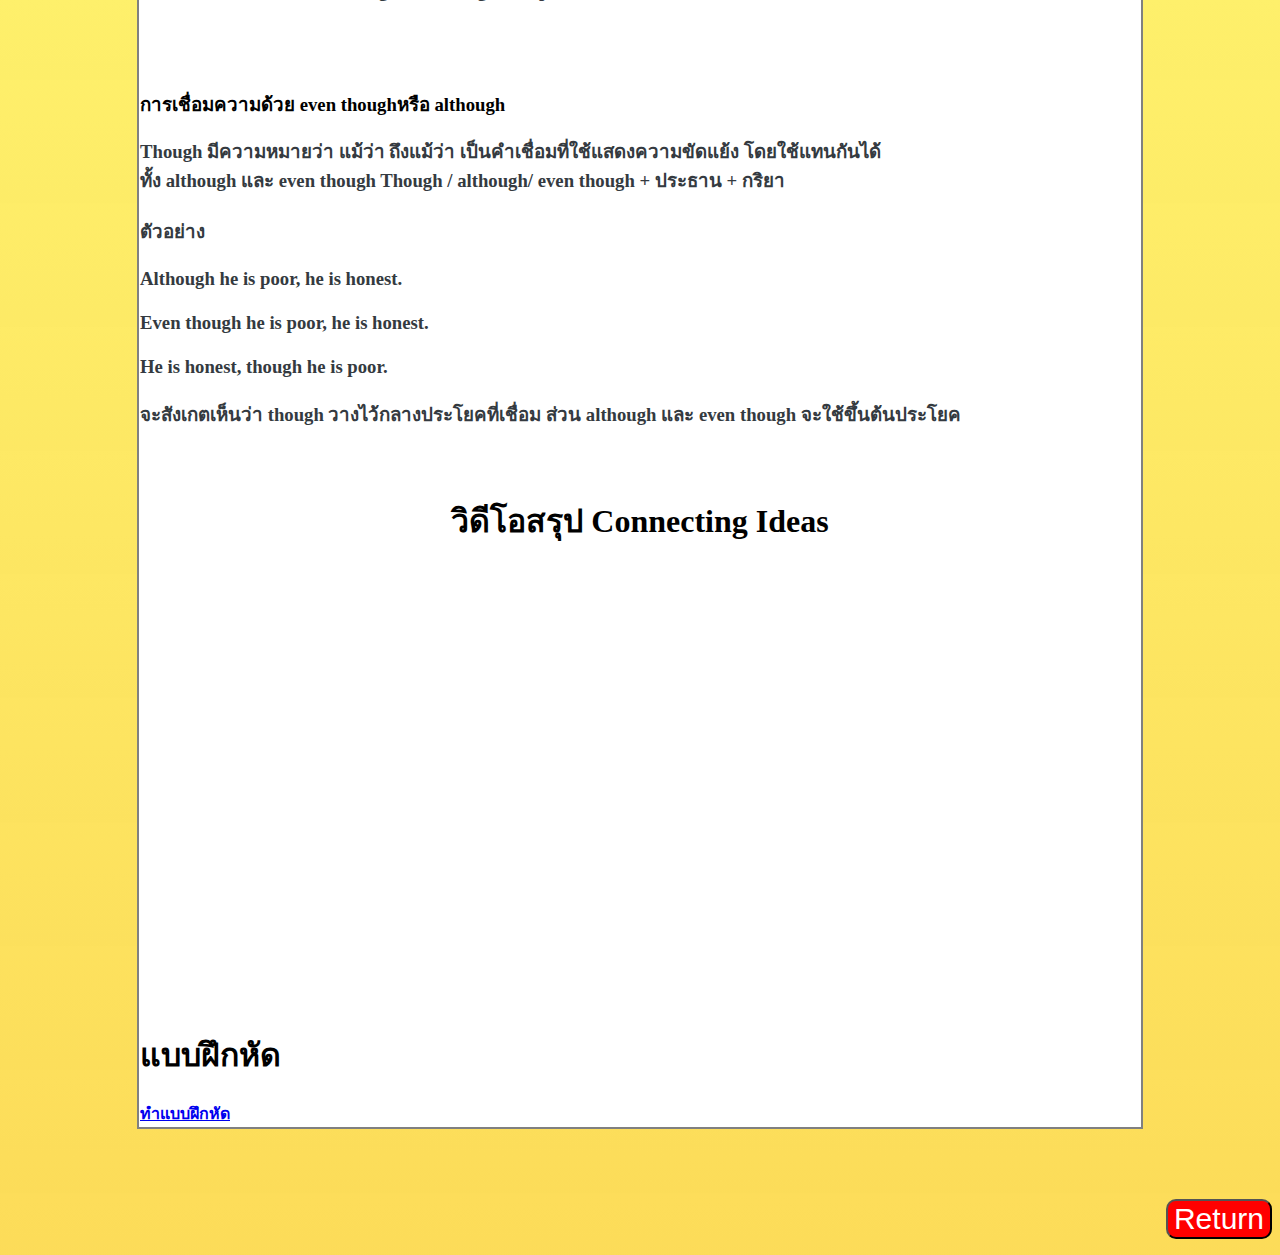
<file: a3.html>
<!DOCTYPE html>
<html lang="en">
<head>
  <title></title>
</head>
<body>


<style>
  body {
  background: linear-gradient(to bottom, #ffffcc,hsl(60, 100.00%, 73.70%),rgba(252, 217, 76, 0.93));
  background-size: cover;
  background-position: center;
  }
</style>

 <div class="carousel-inner" role="listbox">
    <div class="item active">
      <img src="img/bg02.jpg" alt="..." width="100%">
      <div class="carousel-caption">
        ...
      </div>
    </div>
  </div>

  <table align="center" bgcolor="grey">
        <tr bgcolor="white" align="left">
            <th width="1000"><h1 style="color:"align="left"><h2 style="color:"align="left">
  <h2 style="color:#"align="left">Connecting Ideas คือ การเชื่อมความด้วย and or so หรือคำอื่นๆอีก มารวมกับประโยคเพื่อให้กลายเป็นประโยคความรวม(Compound Sentence) วันนี้เราจะมาอธิบายการเชื่อมความคร่าวๆให้ดูกันครับ
  </h2>
    <br>
    <h3 style="color:#"align="left">การเชื่อมความด้วย and</h3>
    <h3 style="color:#343a40" align="left">– แบบรวม ได้แก่and และคำที่มีความหมายคล้าย and มาใช้เชื่อมเพื่อให้เป็น Compound Sentence ได้แก่คำต่อไปนี้<br><br></p>
    <table align="center" bgcolor="black">
        <tr bgcolor="white" align="left">
            <td width="150">And</td>
            <td width="150">และ</td>
            <td width="150">as well as</td>
            <td width="150">และ ก็, พอๆ กันกับ</td>
        </tr>
        <tr bgcolor="white" align="left">
            <td width="150">and.....too</td>
            <td width="150">และ.....อีกด้วย</td>
            <td width="150">and.....as well</td>
            <td width="150">และ.....อีกด้วย</td>
        </tr>
        <tr bgcolor="white" align="left">
            <td width="150">and.....also</td>
            <td width="150">และ.....อีกด้วย</td>
            <td width="150">both.....and</td>
            <td width="150">ทั้ง.....และ</td>
        </tr>
        <tr bgcolor="white" align="left">
            <td width="150">and also</td>
            <td width="150">และก็, พอๆกันกับ</td>
            <td width="150">not only.....but also</td>
            <td width="150">ไม่เพียง.....เท่านั้น.....แต่อีกด้วย</td>
        </tr>
</table>


    <h3 style="color:#343a40" align="left">เช่น<br><br>Mary is tired a͟n͟d hungry.<br>
    แมรี่เหนื่อยและหิว
    <br><br>Mary is tired a͟n͟d hungry t͟o͟o.<br>
    แมรี่เหนื่อยและหิวอีกด้วย
    <br><br>Mary is tired a͟n͟d a͟l͟s͟o hungry.<br>
    แมรี่เหนื่อยและก็หิวอีกด้วย
    <br><br>Mary is b͟o͟t͟h tired a͟n͟d hungry.<br>
    แมรี่ทั้งเหนื่อยและหิว
    <br><br>Mary is n͟o͟t o͟n͟l͟y tired b͟u͟t a͟l͟s͟o hungry.<br>
    แมรี่ไม่เพียงแต่เหนื่อยเท่านั้นยังหิวอีกด้วย<br>
    <br><br><br><br></p>
    <h3 style="color:#"align="left">การเชื่อมความด้วย or</h3>
    <h3 style="color:#343a40" align="left">- แบบเลือก ได้แก่ or และคำที่มีความหมายคล้าย  or ที่นำมาใช้เชื่อมเพื่อให้เป็น Compound Sentence ได้แกคำต่อไปนี้คือ<br><br></p>
    <table align="center" bgcolor="black">
        <tr bgcolor="white" align="left">
            <td width="150">or</td>
            <td width="150">หรือ มิฉะนั้นแล้ว</td>
        </tr>
        <tr bgcolor="white" align="left">
            <td width="150">or else</td>
            <td width="150">หรือ มิฉะนั้น</td>
        </tr>
        <tr bgcolor="white" align="left">
            <td width="150">either.....or</td>
            <td width="150">อันนี้ หรือ อันนั้น</td>
        </tr>
        <tr bgcolor="white" align="left">
            <td width="150">neither.....or</td>
            <td width="150">ไม่ (ทั้งอันนี้) และ (อันนั้น)</td>
        </tr>
    </table>


    <h3 style="color:#343a40" align="left">เช่น<br><br>He must go now, o͟r he will miss the plane.<br>
    เขาจะต้องไปเดี๋ยวนี้มิฉะนั้นเขาจะไม่ทันเครื่องบินแมรี่เหนื่อยและหิว
    <br><br>He must do this, o͟r e͟l͟s͟e he’ll be punished.<br>
    เขาจะต้องทำสิ่งนี้ หรือมิฉะนั้นแล้วเขาจะถูกทำโทษ
    <br><br>E͟i͟t͟h͟e͟r you o͟r he has to do this.<br>
    คุณหรือเขาก็ได้ต้องทำสิ่งนี้
    <br><br>N͟e͟i͟t͟h͟e͟r you o͟r your friends have to go to school on Sunday.<br>
    ทั้งคุณและเพื่อนของคุณไม่ต้องไปโรงเรียนวันอาทิตย์ 
    <br><br><br><br></p> 
    <h3 style="color:#343a40" align="left">– แบบเชื่อมความซึ่งเป็นเหตุเป็นผลแก่กันและกัน ได้แก่ so และ คำที่มีความหมายคล้าย  so ได้คำต่อไปนี้คือ<br><br></p>
    <table align="center" bgcolor="black">
        <tr bgcolor="white" align="left">
            <td width="150">so</td>
            <td width="150">ดังนั้น</td>
        </tr>
        <tr bgcolor="white" align="left">
            <td width="150">for</td>
            <td width="150">เพราะ, เพราะเหตุว่า</td>
        </tr>
        <tr bgcolor="white" align="left">
            <td width="150">therefore</td>
            <td width="150">ดังนั้น</td>
        </tr>
        <tr bgcolor="white" align="left">
            <td width="150">consequently</td>
            <td width="150">ดังนั้น</td>
        </tr>
        <tr bgcolor="white" align="left">
            <td width="150">accordingly</td>
            <td width="150">เพราะฉะนั้น</td>
        </tr>
    </table>



    <br>
    <h3 style="color:#343a40" align="left">เช่น<br><br>It’s time to go, s͟o let’s start our journey.<br>
    ถึงเวลาไปแล้วดังนั้นเราก็เริ่มออกเดินทางกันได้แล้ว
    <br><br>I went in, f͟o͟r the door was open.<br>
    ผมเข้าไปข้างใน เพราะประตูเปิดไว้
    <br><br>He was found guilty ; t͟h͟e͟r͟e͟f͟o͟r͟e, he was imprisoned.<br>
    ได้พบแล้วว่าเขามีความผิด ดังนั้นเขาจึงถูกจำคุก
    <br><br>Chat was sick ; c͟o͟n͟s͟e͟q͟u͟e͟n͟t͟l͟y, he didn’t go to school.<br>
    ชาติไม่สบาย เพราะฉะนั้นเขาจึงไม่ไปโรงเรียน
    <br><br>John won the lottery ; a͟c͟c͟o͟r͟d͟i͟n͟g͟l͟y, he bought a new bicycle.<br>
    จอหน์ถูกล๊อตเตอรี่เพราะฉะนั้นเขาจึงซื้อระจักรยานคันใหม่<br>
    <br><br><br></p>
    <h3 style="color:#"align="left">การเชื่อมความด้วย because</h3>
    <h3 style="color:#343a40" align="left">Because มีความหมายว่า เพราะ, เพราะว่า เป็นคำเชื่อมที่ใช้แสดงเหตุและผล
    ตำแหน่งการวางได้ 2 แบบ<br><br>
    – แบบที่ 1 ประโยคแสดงผล + because + ประโยคแสดงเหตุ
    <br>ตัวอย่าง  We didn’t go on a picnic because it was raining.<br><br>
    – แบบที่ 2   Because + ประโยคแสดงเหตุ , ประโยคแสดงผล
    <br>ตัวอย่าง  Because it was raining, we didn’t go on a picnic.<br>
    <br><br><br></p>
    <h3 style="color:#"align="left">การเชื่อมความด้วย even thoughหรือ although</h3>
    <h3 style="color:#343a40" align="left">Though มีความหมายว่า แม้ว่า ถึงแม้ว่า เป็นคำเชื่อมที่ใช้แสดงความขัดแย้ง โดยใช้แทนกันได้ <br>ทั้ง although และ even though
    Though / although/ even though + ประธาน + กริยา<br><br>
    ตัวอย่าง<br><br>Although he is poor, he is honest.
    <br><br>Even though he is poor, he is honest.
    <br><br>He is honest, though he is poor.
    <br><br>จะสังเกตเห็นว่า though วางไว้กลางประโยคที่เชื่อม ส่วน although และ even though จะใช้ขึ้นต้นประโยค
    <br><br><br></p>
     <h1 style="color:#" align="center">วิดีโอสรุป Connecting Ideas</h1>          
    <div class=”videoViewer” align="center">
         <iframe width="750" height="400" <iframe width="560" height="315" src="https://www.youtube.com/embed/-JqAs_vdQb8?si=7I6K7EELIV_28dte" title="YouTube video player" frameborder="0" allow="accelerometer; autoplay; clipboard-write; encrypted-media; gyroscope; picture-in-picture; web-share" referrerpolicy="strict-origin-when-cross-origin" allowfullscreen></iframe>
    </div><br><br>  
    <h1 style="color:#">แบบฝึกหัด</h1>
    <a href="https://docs.google.com/forms/d/e/1FAIpQLSdyuyOrr0kUEzL9hLg9xofKXXprDDRrebcfzRpBWpAci91DRw/viewform?fbclid=IwY2xjawIUIYhleHRuA2FlbQIxMAABHfQH-jupxeUCDjA4wy0CiEB79Xszo1D3eEbsFR-OU3XTXegNSuQkYxxoGQ_aem_4waC9CT-QzmyHmElDoP8_A" class="btn btn-primary">ทำแบบฝึกหัด</a>
</table>


    <br>
    <br>
    <br>
    <p align="right">
          <a href="a.html">
            <button style="font-size:30px; background-color:red; color:white; border-radius:10px">Return</button>
          </a>
        </p>


</body>
</html>
</file>
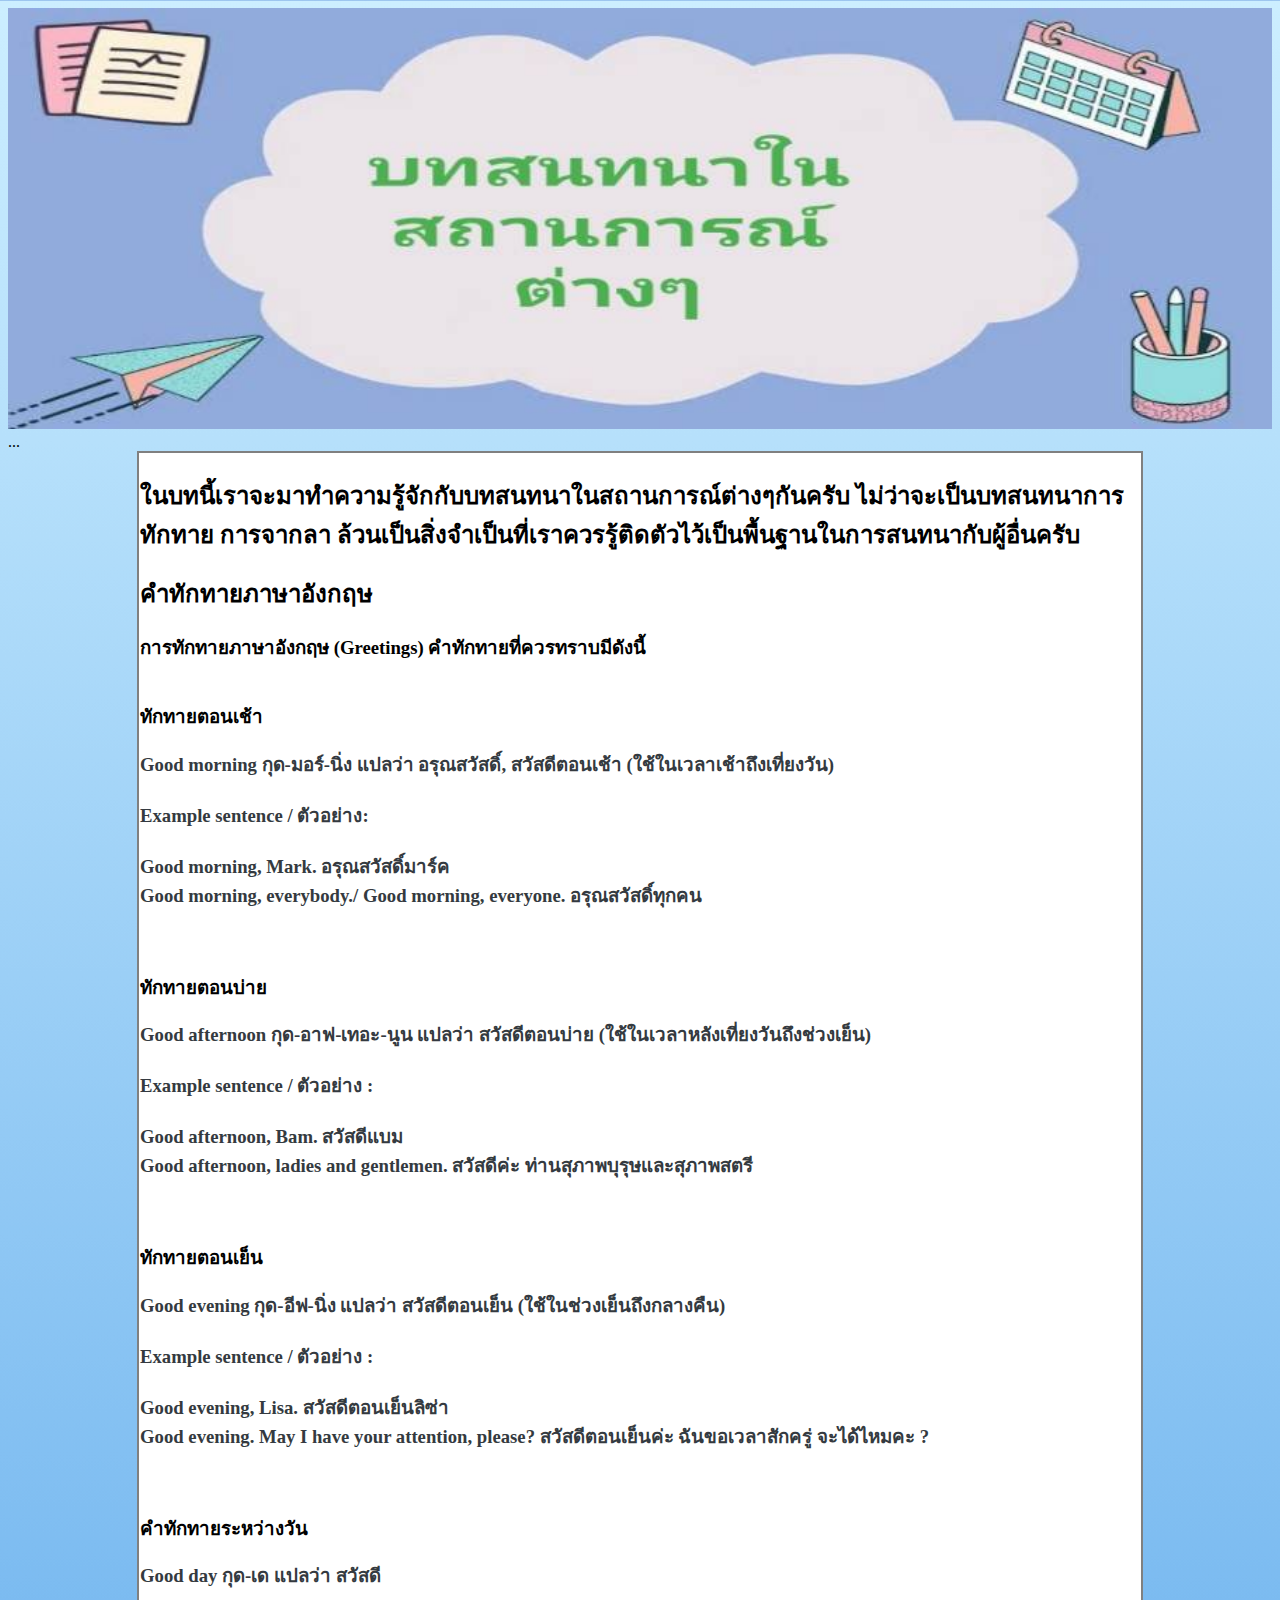
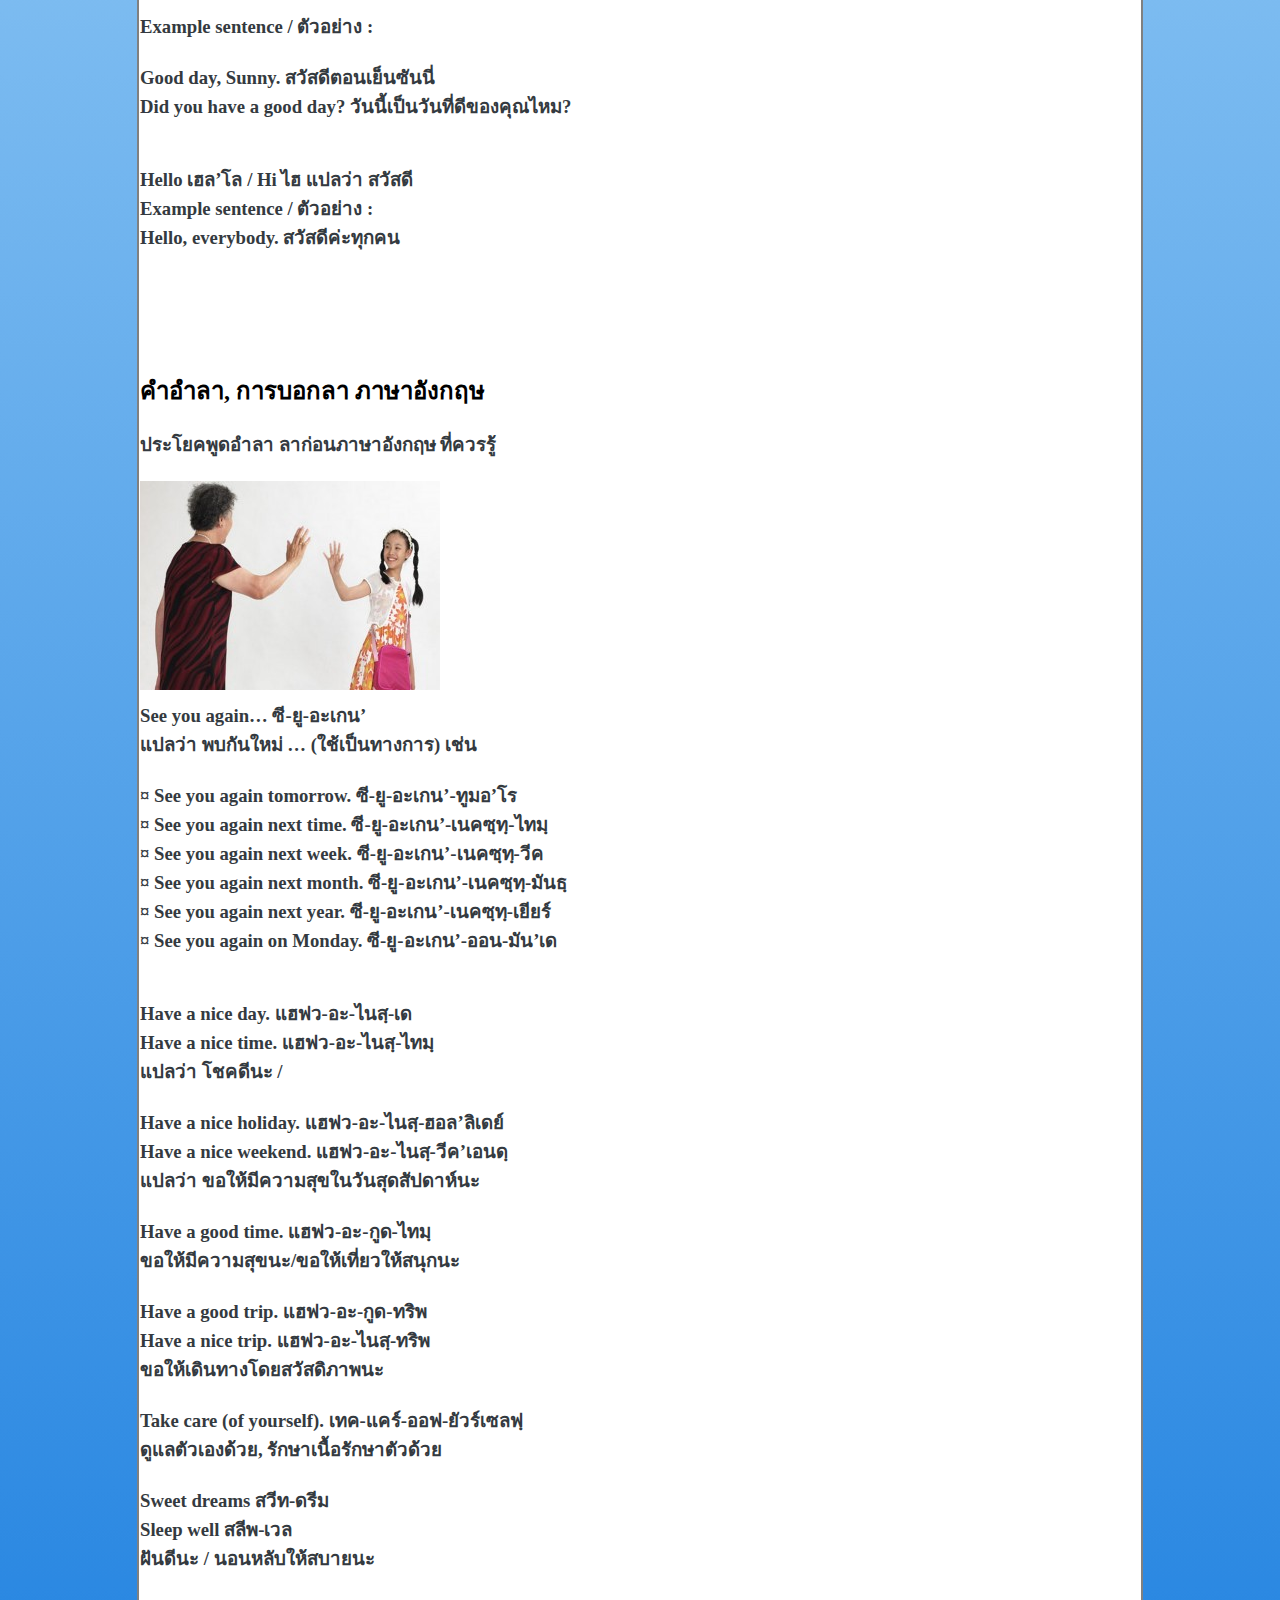
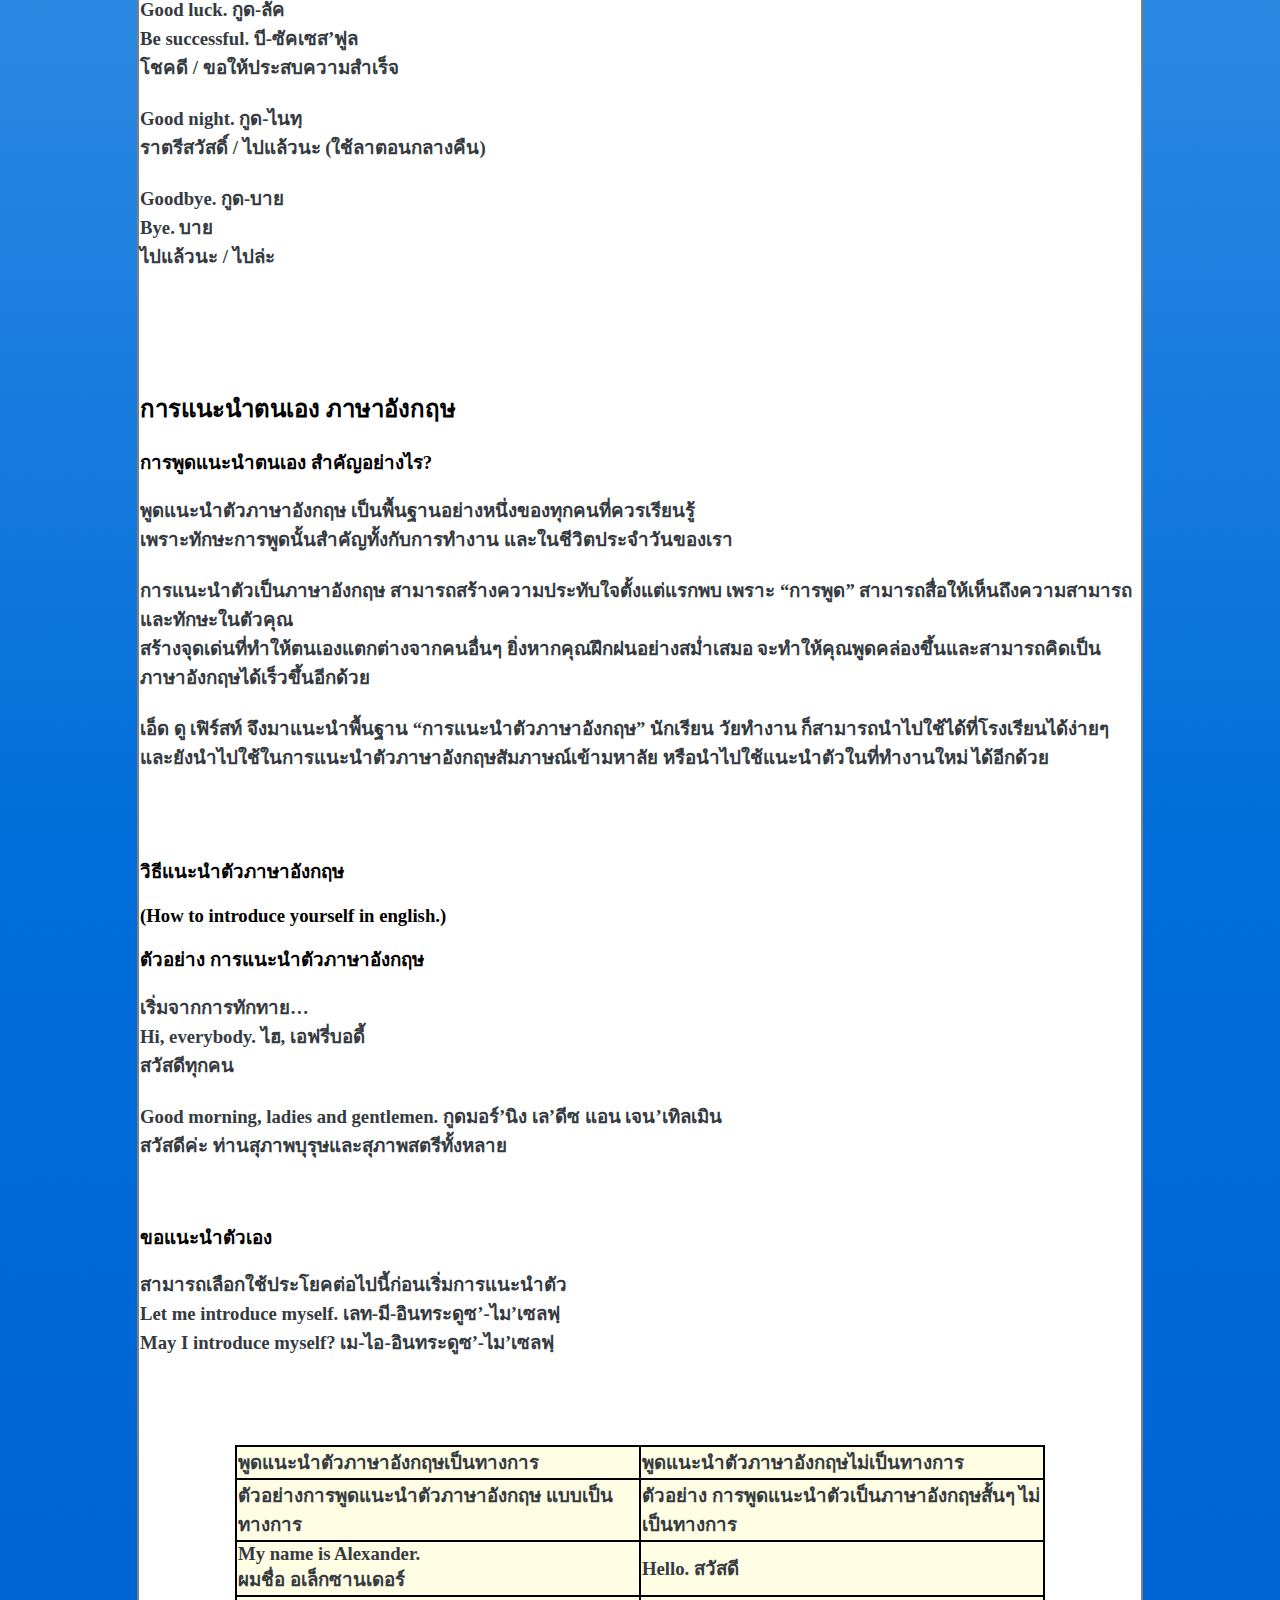
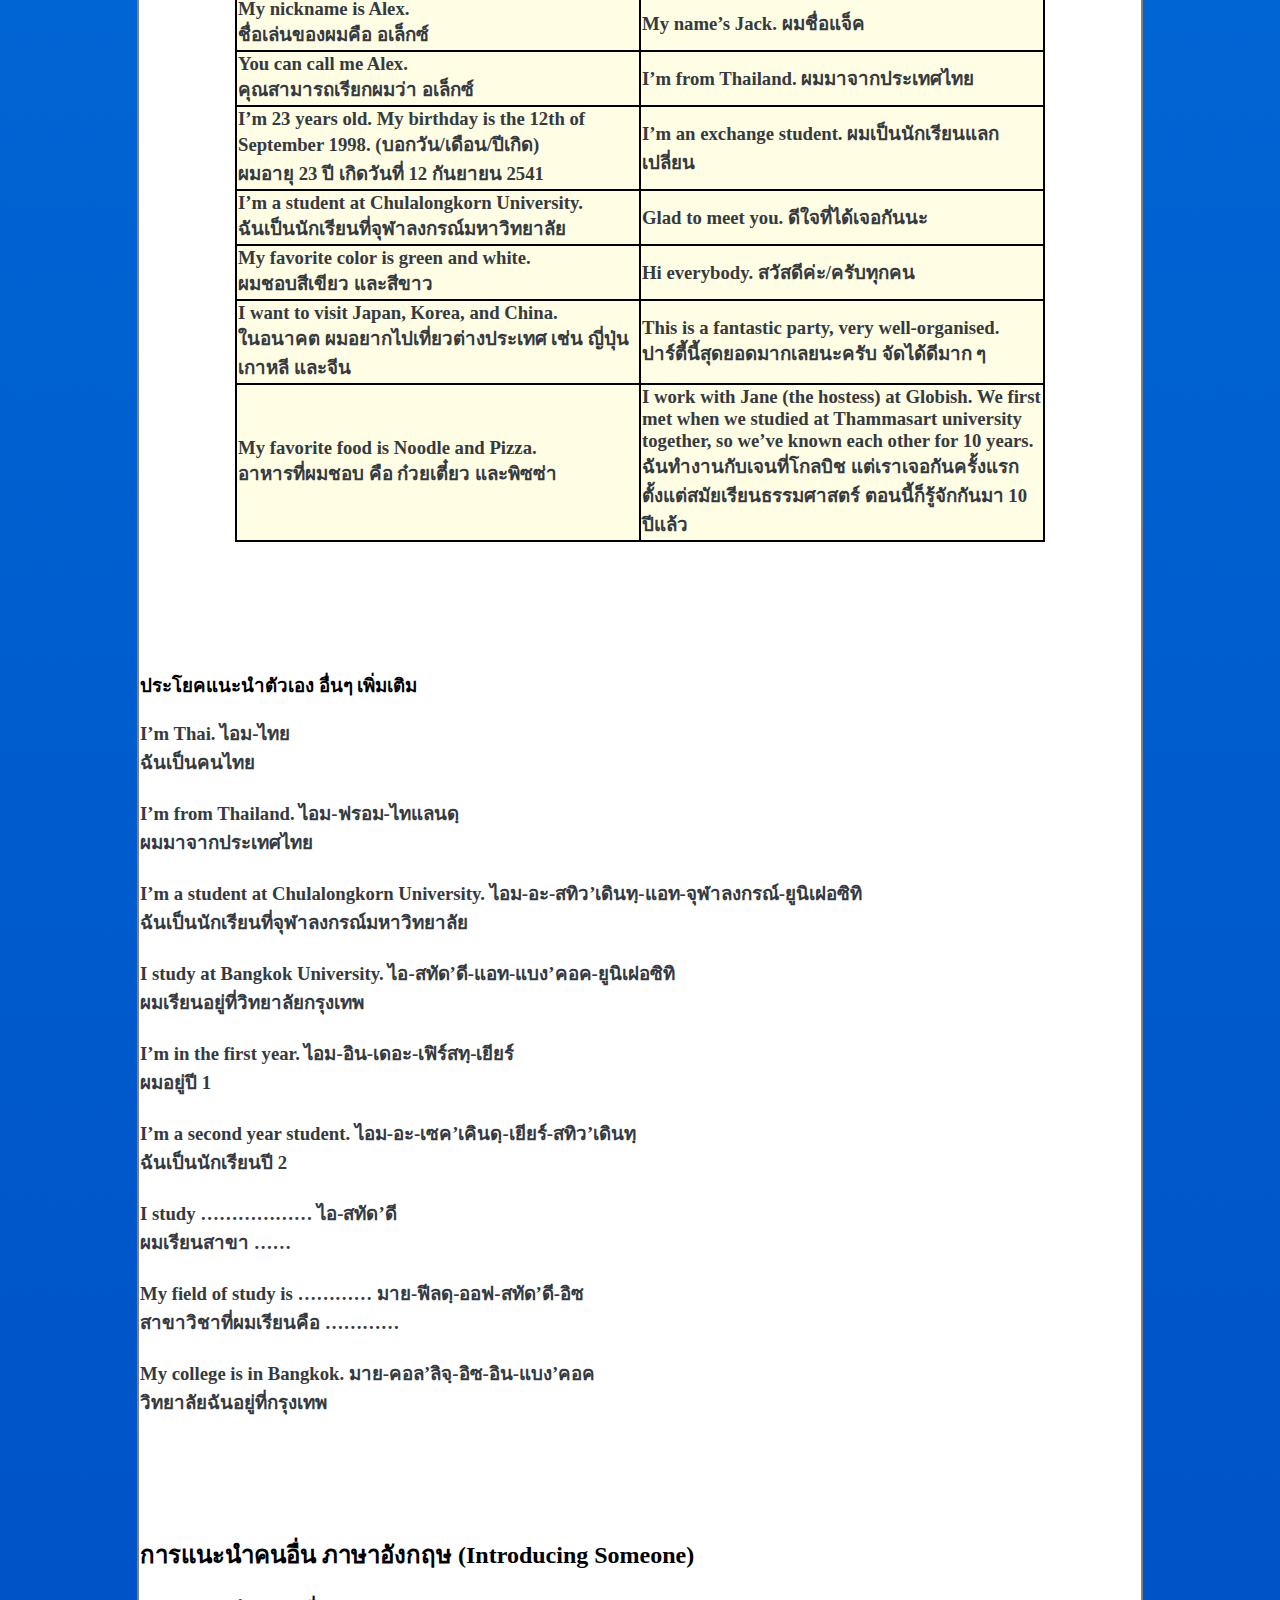
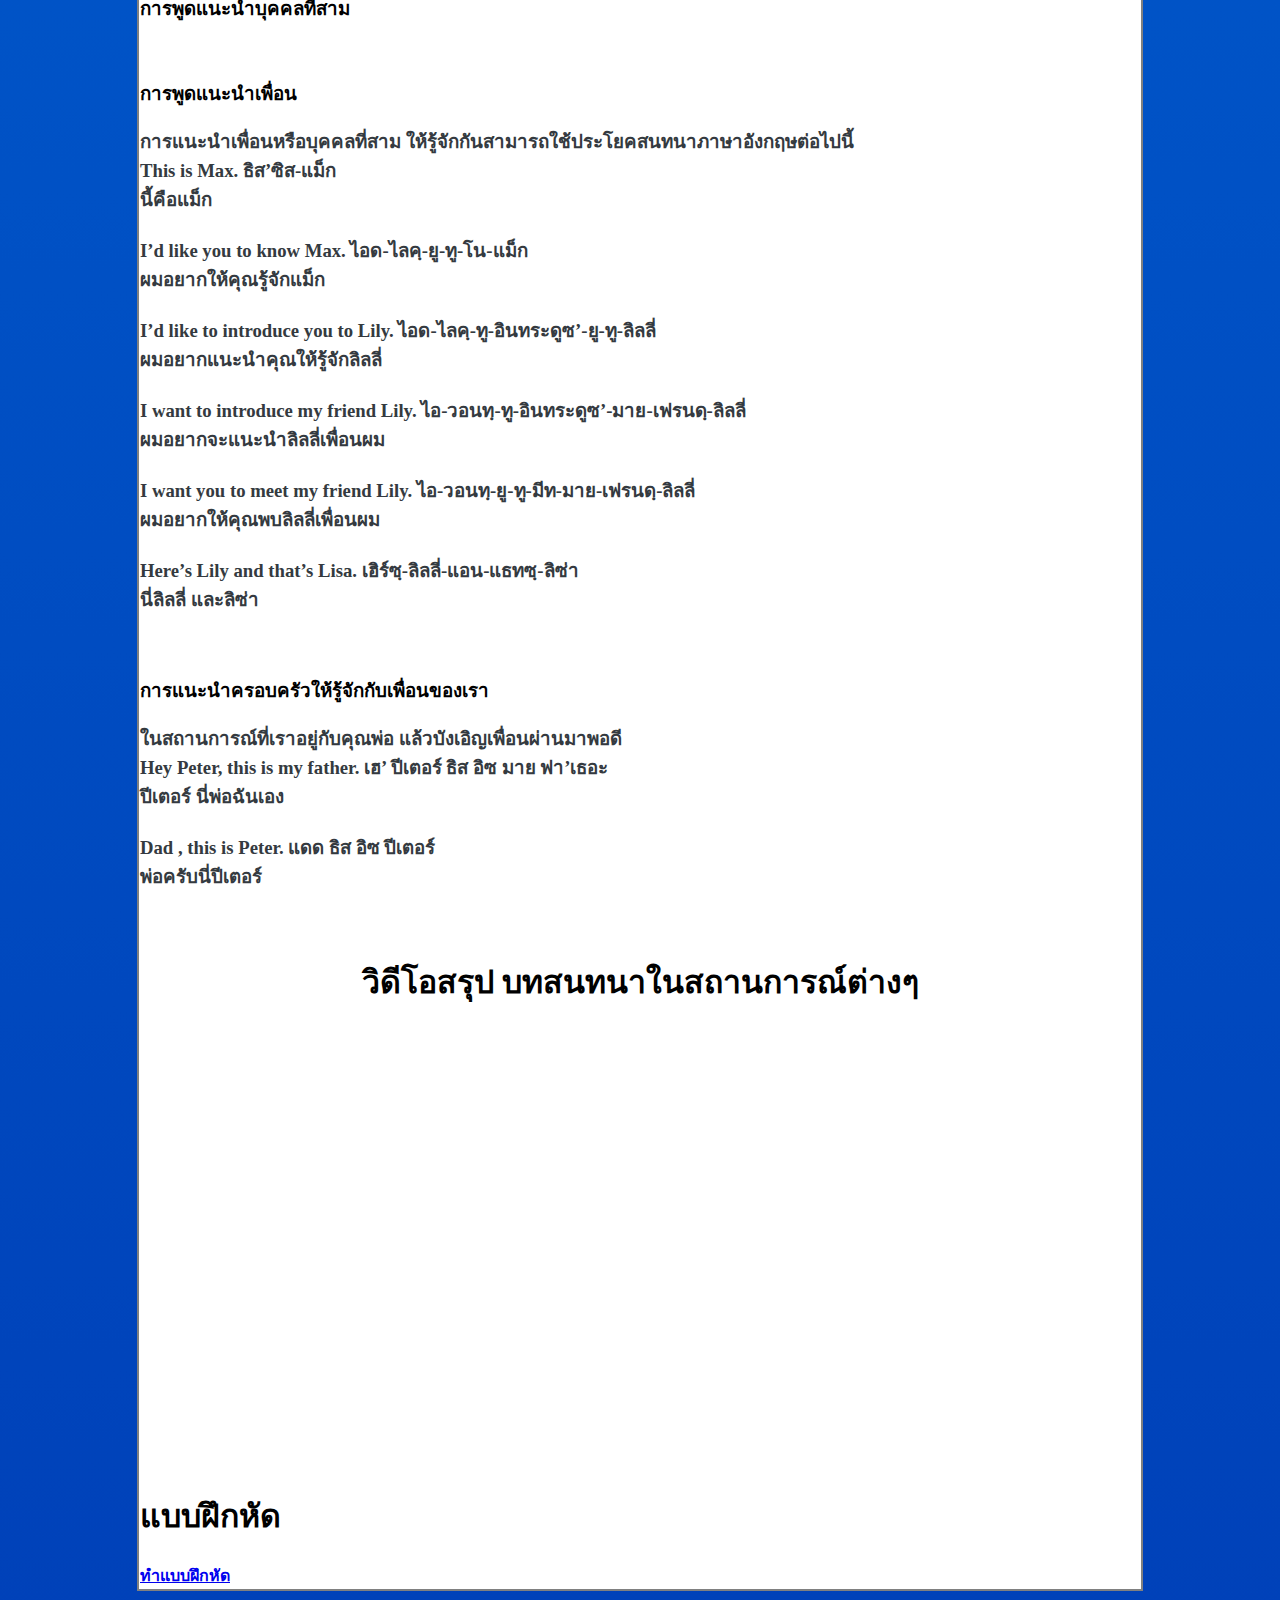
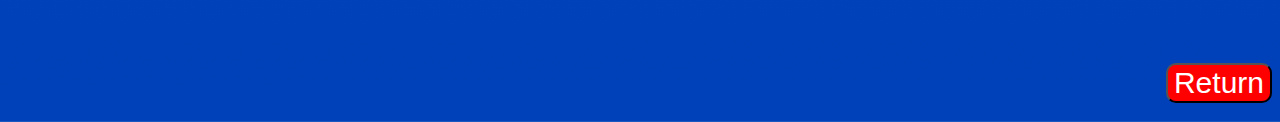
<file: a4.html>
<!DOCTYPE html>
<html lang="en">
<head>
  <title></title>
</head>
<body>


<style>
  body {
  background: linear-gradient(to bottom, #cceeff,rgb(0, 109, 218),rgb(0, 64, 184)),rgb(0, 7, 112);
  background-size: cover;
  background-position: center;
  }
</style>

 <div class="carousel-inner" role="listbox">
    <div class="item active">
      <img src="img/bg03.jpg" alt="..." width="100%">
      <div class="carousel-caption">
        ...
      </div>
    </div>
  </div>

  <table align="center" bgcolor="grey">
        <tr bgcolor="white" align="left">
            <th width="1000"><h1 style="color:"align="left"><h2 style="color:#"align="left">ในบทนี้เราจะมาทำความรู้จักกับบทสนทนาในสถานการณ์ต่างๆกันครับ ไม่ว่าจะเป็นบทสนทนาการทักทาย การจากลา ล้วนเป็นสิ่งจำเป็นที่เราควรรู้ติดตัวไว้เป็นพื้นฐานในการสนทนากับผู้อื่นครับ
</h2>
    <h2 style="color:#"align="left">คําทักทายภาษาอังกฤษ</h2>
    <h3 style="color:" align="left">การทักทายภาษาอังกฤษ (Greetings) คำทักทายที่ควรทราบมีดังนี้<br><br><h3 style="color:#" style="color:#"align="left">
    ทักทายตอนเช้า</h3 style="color:#343a40"><h3 style="color:#343a40" align="left">Good morning กุด-มอร์-นิ่ง แปลว่า อรุณสวัสดิ์, สวัสดีตอนเช้า (ใช้ในเวลาเช้าถึงเที่ยงวัน)
    <br><br>Example sentence / ตัวอย่าง:<br><br>
    Good morning, Mark. อรุณสวัสดิ์มาร์ค<br>Good morning, everybody./ Good morning, everyone. อรุณสวัสดิ์ทุกคน
    <br><br><br><h3 style="color:#" style="color:#"align="left">ทักทายตอนบ่าย</h3 style="color:#343a40"><h3 style="color:#343a40" align="left">Good afternoon กุด-อาฟ-เทอะ-นูน แปลว่า สวัสดีตอนบ่าย (ใช้ในเวลาหลังเที่ยงวันถึงช่วงเย็น)
    <br><br>Example sentence / ตัวอย่าง :<br><br>Good afternoon, Bam. สวัสดีแบม
    <br>Good afternoon, ladies and gentlemen. สวัสดีค่ะ ท่านสุภาพบุรุษและสุภาพสตรี
    <br><br><br><h3 style="color:#" style="color:#"align="left">ทักทายตอนเย็น</h3 style="color:#343a40"><h3 style="color:#343a40" align="left">Good evening กุด-อีฟ-นิ่ง แปลว่า สวัสดีตอนเย็น (ใช้ในช่วงเย็นถึงกลางคืน)
    <br><br>Example sentence / ตัวอย่าง :<br><br>Good evening, Lisa. สวัสดีตอนเย็นลิซ่า
    <br>Good evening. May I have your attention, please? สวัสดีตอนเย็นค่ะ ฉันขอเวลาสักครู่ จะได้ไหมคะ ?
    <br><br><br><h3 style="color:#" style="color:#"align="left">คำทักทายระหว่างวัน</h3 style="color:#343a40"><h3 style="color:#343a40" align="left">Good day กุด-เด แปลว่า สวัสดี
    <br><br>Example sentence / ตัวอย่าง :<br><br>Good day, Sunny. สวัสดีตอนเย็นซันนี่
    <br>Did you have a good day? วันนี้เป็นวันที่ดีของคุณไหม?<br><br><br>Hello เฮล’โล / Hi ไฮ  แปลว่า สวัสดี<br>
    Example sentence / ตัวอย่าง :<br>Hello, everybody. สวัสดีค่ะทุกคน
    <br><br><br></h3 style="color:#343a40">

    <br>
    <br>
    <h2 style="color:#"align="left">คำอำลา, การบอกลา ภาษาอังกฤษ</h2>
    <h3 style="color:#343a40" align="left">ประโยคพูดอำลา ลาก่อนภาษาอังกฤษ ที่ควรรู้<br><br>
    <img src="img/sayo1.jpg" align="left" class="img-fluid" alt="..."><br><br><br><br><br><br><br><br><br><br>
    See you again… ซี-ยู-อะเกน’<br>แปลว่า พบกันใหม่ … (ใช้เป็นทางการ) เช่น
    <br><br>¤ See you again tomorrow. ซี-ยู-อะเกน’-ทูมอ’โร<br>¤ See you again next time. ซี-ยู-อะเกน’-เนคซฺทฺ-ไทมฺ
    <br>¤ See you again next week. ซี-ยู-อะเกน’-เนคซฺทฺ-วีค<br>¤ See you again next month. ซี-ยู-อะเกน’-เนคซฺทฺ-มันธฺ
    <br>¤ See you again next year. ซี-ยู-อะเกน’-เนคซฺทฺ-เยียร์<br>¤ See you again on Monday. ซี-ยู-อะเกน’-ออน-มัน’เด
    <br><br><br>Have a nice day. แฮฟว-อะ-ไนสฺ-เด<br>Have a nice time. แฮฟว-อะ-ไนสฺ-ไทมฺ<br>แปลว่า โชคดีนะ / 
    <br><br>Have a nice holiday. แฮฟว-อะ-ไนสฺ-ฮอล’ลิเดย์<br>
    Have a nice weekend. แฮฟว-อะ-ไนสฺ-วีค’เอนดฺ<br>แปลว่า ขอให้มีความสุขในวันสุดสัปดาห์นะ
    <br><br>Have a good time. แฮฟว-อะ-กูด-ไทมฺ<br>ขอให้มีความสุขนะ/ขอให้เที่ยวให้สนุกนะ
    <br><br>Have a good trip. แฮฟว-อะ-กูด-ทริพ<br>Have a nice trip. แฮฟว-อะ-ไนสฺ-ทริพ<br>ขอให้เดินทางโดยสวัสดิภาพนะ
    <br><br>Take care (of yourself). เทค-แคร์-ออฟ-ยัวร์เซลฟฺ<br>ดูแลตัวเองด้วย, รักษาเนื้อรักษาตัวด้วย
    <br><br>Sweet dreams สวีท-ดรีม<br>Sleep well สลีพ-เวล<br>ฝันดีนะ / นอนหลับให้สบายนะ
    <br><br>Good luck. กูด-ลัค<br>Be successful.  บี-ซัคเซส’ฟูล<br>โชคดี / ขอให้ประสบความสำเร็จ
    <br><br>Good night. กูด-ไนทฺ<br>ราตรีสวัสดิ์ / ไปแล้วนะ (ใช้ลาตอนกลางคืน)
    <br><br>Goodbye. กูด-บาย<br>Bye. บาย<br>ไปแล้วนะ / ไปล่ะ
    <br><br><br></h3 style="color:#343a40">
    <br>
    <br>

    <h2 style="color:#"align="left">การแนะนำตนเอง ภาษาอังกฤษ</h2>
    <h3 style="color:#"align="left">การพูดแนะนำตนเอง สำคัญอย่างไร?</h3>
    <h3 style="color:#343a40" align="left">พูดแนะนำตัวภาษาอังกฤษ เป็นพื้นฐานอย่างหนึ่งของทุกคนที่ควรเรียนรู้ <br>เพราะทักษะการพูดนั้นสำคัญทั้งกับการทำงาน และในชีวิตประจำวันของเรา<br><br>
    การแนะนําตัวเป็นภาษาอังกฤษ สามารถสร้างความประทับใจตั้งแต่แรกพบ เพราะ “การพูด” สามารถสื่อให้เห็นถึงความสามารถและทักษะในตัวคุณ <br>สร้างจุดเด่นที่ทำให้ตนเองแตกต่างจากคนอื่นๆ ยิ่งหากคุณฝึกฝนอย่างสม่ำเสมอ จะทำให้คุณพูดคล่องขึ้นและสามารถคิดเป็นภาษาอังกฤษได้เร็วขึ้นอีกด้วย<br><br>
    เอ็ด ดู เฟิร์สท์ จึงมาแนะนำพื้นฐาน “การแนะนําตัวภาษาอังกฤษ” นักเรียน วัยทำงาน ก็สามารถนำไปใช้ได้ที่โรงเรียนได้ง่ายๆ <br>และยังนำไปใช้ในการแนะนําตัวภาษาอังกฤษสัมภาษณ์เข้ามหาลัย หรือนำไปใช้แนะนำตัวในที่ทำงานใหม่ ได้อีกด้วย<br><br>
    <br><br><h3 style="color:#"align="left">วิธีแนะนําตัวภาษาอังกฤษ</h3>
    <h3 style="color:#"align="left">(How to introduce yourself in english.)</h3>
    <h3 style="color:#"align="left">ตัวอย่าง การแนะนําตัวภาษาอังกฤษ</h3>
    <h3 style="color:#343a40" align="left">เริ่มจากการทักทาย…<br>Hi, everybody. ไฮ, เอฟรี่บอดี้<br>สวัสดีทุกคน
    <br><br>Good morning, ladies and gentlemen. กูดมอร์’นิง เล’ดีซ แอน เจน’เทิลเมิน<br>สวัสดีค่ะ ท่านสุภาพบุรุษและสุภาพสตรีทั้งหลาย
    <br><br><br><h3 style="color:#"align="left">ขอแนะนำตัวเอง</h3>
    <h3 style="color:#343a40" align="left">สามารถเลือกใช้ประโยคต่อไปนี้ก่อนเริ่มการแนะนำตัว<br>Let me introduce myself. เลท-มี-อินทระดูซ’-ไม’เซลฟฺ<br>May I introduce myself? เม-ไอ-อินทระดูซ’-ไม’เซลฟฺ
    <br><br>
    <br>
    <br>
    <br>
    <table align="center" bgcolor="black">
        <tr bgcolor="#fffde3" align="left">
            <th width="400">พูดแนะนำตัวภาษาอังกฤษเป็นทางการ</th>
            <th width="400">พูดแนะนำตัวภาษาอังกฤษไม่เป็นทางการ</th>
        </tr>
        <tr bgcolor="#fffde3" align="left">
            <td width="400">ตัวอย่างการพูดแนะนําตัวภาษาอังกฤษ แบบเป็นทางการ</td>
            <td width="400">ตัวอย่าง การพูดแนะนําตัวเป็นภาษาอังกฤษสั้นๆ ไม่เป็นทางการ</td>
        </tr>
        <tr bgcolor="#fffde3" align="left">
            <td width="400">My name is Alexander.<br>ผมชื่อ อเล็กซานเดอร์</td>
            <td width="400">Hello. สวัสดี</td>
        </tr>
        <tr bgcolor="#fffde3" align="left">
            <td width="400">My nickname is Alex.<br>ชื่อเล่นของผมคือ อเล็กซ์</td>
            <td width="400">My name’s Jack. ผมชื่อแจ็ค</td>
        </tr>
        <tr bgcolor="#fffde3" align="left">
            <td width="400">You can call me Alex.<br>คุณสามารถเรียกผมว่า อเล็กซ์</td>
            <td width="400">I’m from Thailand. ผมมาจากประเทศไทย</td>
        </tr>
        <tr bgcolor="#fffde3" align="left">
            <td width="400">I’m 23 years old. My birthday is the 12th of September 1998. (บอกวัน/เดือน/ปีเกิด)<br>ผมอายุ 23 ปี เกิดวันที่ 12 กันยายน 2541</td>
            <td width="400">I’m an exchange student. ผมเป็นนักเรียนแลกเปลี่ยน</td>
        </tr>
        <tr bgcolor="#fffde3" align="left">
            <td width="400">I’m a student at Chulalongkorn University.<br>ฉันเป็นนักเรียนที่จุฬาลงกรณ์มหาวิทยาลัย</td>
            <td width="400">Glad to meet you. ดีใจที่ได้เจอกันนะ</td>
        </tr>
        <tr bgcolor="#fffde3" align="left">
            <td width="400">My favorite color is green and white.<br>ผมชอบสีเขียว และสีขาว</td>
            <td width="400">Hi everybody. สวัสดีค่ะ/ครับทุกคน</td>
        </tr>
        <tr bgcolor="#fffde3" align="left">
            <td width="300">I want to visit Japan, Korea, and China.<br>ในอนาคต ผมอยากไปเที่ยวต่างประเทศ เช่น ญี่ปุ่น เกาหลี และจีน</td>
            <td width="300">This is a fantastic party, very well-organised. ปาร์ตี้นี้สุดยอดมากเลยนะครับ จัดได้ดีมาก ๆ</td>
        </tr>        
        <tr bgcolor="#fffde3" align="left">
            <td width="300">My favorite food is Noodle and Pizza.<br>อาหารที่ผมชอบ คือ ก๋วยเตี๋ยว และพิซซ่า</td>
            <td width="300">I work with Jane (the hostess) at Globish. We first met when we studied at Thammasart university together, so we’ve known each other for 10 years. <br>ฉันทำงานกับเจนที่โกลบิช แต่เราเจอกันครั้งแรกตั้งแต่สมัยเรียนธรรมศาสตร์ ตอนนี้ก็รู้จักกันมา 10 ปีแล้ว</td>
        </tr>
    </table>
    <br>
    <br>
    <br>
    <br>
    <br>
    <h3 style="color:#"align="left">ประโยคแนะนำตัวเอง อื่นๆ เพิ่มเติม</h3>
    <h3 style="color:#343a40" align="left">I’m Thai. ไอม-ไทย<br>ฉันเป็นคนไทย
    <br><br>I’m from Thailand. ไอม-ฟรอม-ไทแลนดฺ<br>ผมมาจากประเทศไทย
    <br><br>I’m a student at Chulalongkorn University. ไอม-อะ-สทิว’เดินทฺ-แอท-จุฬาลงกรณ์-ยูนิเฝอซิทิ<br>ฉันเป็นนักเรียนที่จุฬาลงกรณ์มหาวิทยาลัย
    <br><br>I study at Bangkok University. ไอ-สทัด’ดี-แอท-แบง’คอค-ยูนิเฝอซิทิ<br>ผมเรียนอยู่ที่วิทยาลัยกรุงเทพ
    <br><br>I’m in the first year. ไอม-อิน-เดอะ-เฟิร์สทฺ-เยียร์<br>ผมอยู่ปี 1
    <br><br>I’m a second year student. ไอม-อะ-เซค’เคินดฺ-เยียร์-สทิว’เดินทฺ<br>ฉันเป็นนักเรียนปี 2
    <br><br>I study ……………… ไอ-สทัด’ดี<br>ผมเรียนสาขา ……
    <br><br>My field of study is ………… มาย-ฟีลดฺ-ออฟ-สทัด’ดี-อิซ<br>สาขาวิชาที่ผมเรียนคือ …………
    <br><br>My college is in Bangkok. มาย-คอล’ลิจฺ-อิซ-อิน-แบง’คอค<br>วิทยาลัยฉันอยู่ที่กรุงเทพ
    <br><br><br></h3 style="color:#343a40">
    <br>
    <br>

    <h2 style="color:#"align="left">การแนะนําคนอื่น ภาษาอังกฤษ (Introducing Someone)</h2>
    <h3 style="color:#"align="left">การพูดแนะนำบุคคลที่สาม</h3>
    <br>
    <h3 style="color:#"align="left">การพูดแนะนำเพื่อน</h3>
    <h3 style="color:#343a40" align="left">การแนะนำเพื่อนหรือบุคคลที่สาม ให้รู้จักกันสามารถใช้ประโยคสนทนาภาษาอังกฤษต่อไปนี้<br>This is Max. ธิส’ซิส-แม็ก<br>นี้คือแม็ก
    <br><br>I’d like you to know Max. ไอด-ไลคฺ-ยู-ทู-โน-แม็ก<br>ผมอยากให้คุณรู้จักแม็ก
    <br><br>I’d like to introduce you to Lily. ไอด-ไลคฺ-ทู-อินทระดูซ’-ยู-ทู-ลิลลี่<br>ผมอยากแนะนำคุณให้รู้จักลิลลี่
    <br><br>I want to introduce my friend Lily. ไอ-วอนทฺ-ทู-อินทระดูซ’-มาย-เฟรนดฺ-ลิลลี่<br>ผมอยากจะแนะนำลิลลี่เพื่อนผม
    <br><br>I want you to meet my friend Lily. ไอ-วอนทฺ-ยู-ทู-มีท-มาย-เฟรนดฺ-ลิลลี่<br>ผมอยากให้คุณพบลิลลี่เพื่อนผม
    <br><br>Here’s Lily and that’s Lisa. เฮิร์ซฺ-ลิลลี่-แอน-แธทซฺ-ลิซ่า<br>นี่ลิลลี่ และลิซ่า
    <br><br><br><h3 style="color:#"align="left">การแนะนำครอบครัวให้รู้จักกับเพื่อนของเรา</h3>
    <h3 style="color:#343a40" align="left">ในสถานการณ์ที่เราอยู่กับคุณพ่อ แล้วบังเอิญเพื่อนผ่านมาพอดี<br>Hey Peter, this is my father. เฮ’ ปีเตอร์ ธิส อิซ มาย ฟา’เธอะ<br>ปีเตอร์ นี่พ่อฉันเอง
    <br><br>Dad , this is Peter. แดด ธิส อิซ ปีเตอร์<br>พ่อครับนี่ปีเตอร์
    <br><br><br></h3 style="color:#343a40">
     <h1 style="color:#" align="center">วิดีโอสรุป บทสนทนาในสถานการณ์ต่างๆ</h1>          
    <div class=”videoViewer” align="center">
         <iframe width="750" height="400" <iframe width="560" height="315" src="https://www.youtube.com/embed/WGoIoDuf83o?si=VzsHr5nophejbbnM" title="YouTube video player" frameborder="0" allow="accelerometer; autoplay; clipboard-write; encrypted-media; gyroscope; picture-in-picture; web-share" referrerpolicy="strict-origin-when-cross-origin" allowfullscreen></iframe>
    </div><br><br> 
    <h1 style="color:#" align="left">แบบฝึกหัด</h1>
    <a href="https://docs.google.com/forms/d/e/1FAIpQLSfV5RDwthMQHE6BPEhRQe3QzUzcO8SEIcOwlzhtvJoUdC4jtw/viewform?fbclid=IwY2xjawIUIaJleHRuA2FlbQIxMAABHfd6t_zWjid6EAi57kMHp8iYk8PgfxRMmT-zVIk82ja3moutsUisXL83sQ_aem_I6PlrgK1ZQKvaGw7etRP0w" class="btn btn-primary">ทำแบบฝึกหัด</a>
</table>

    <br>
    <br>
    <br>

    <h3 style="color:#343a40" align="right">
          <a href="a.html">
            <button style="font-size:30px; background-color:red; color:white; border-radius:10px">Return</button>
          </a>
        </h3 style="color:#343a40">




</body>
</html>
</file>
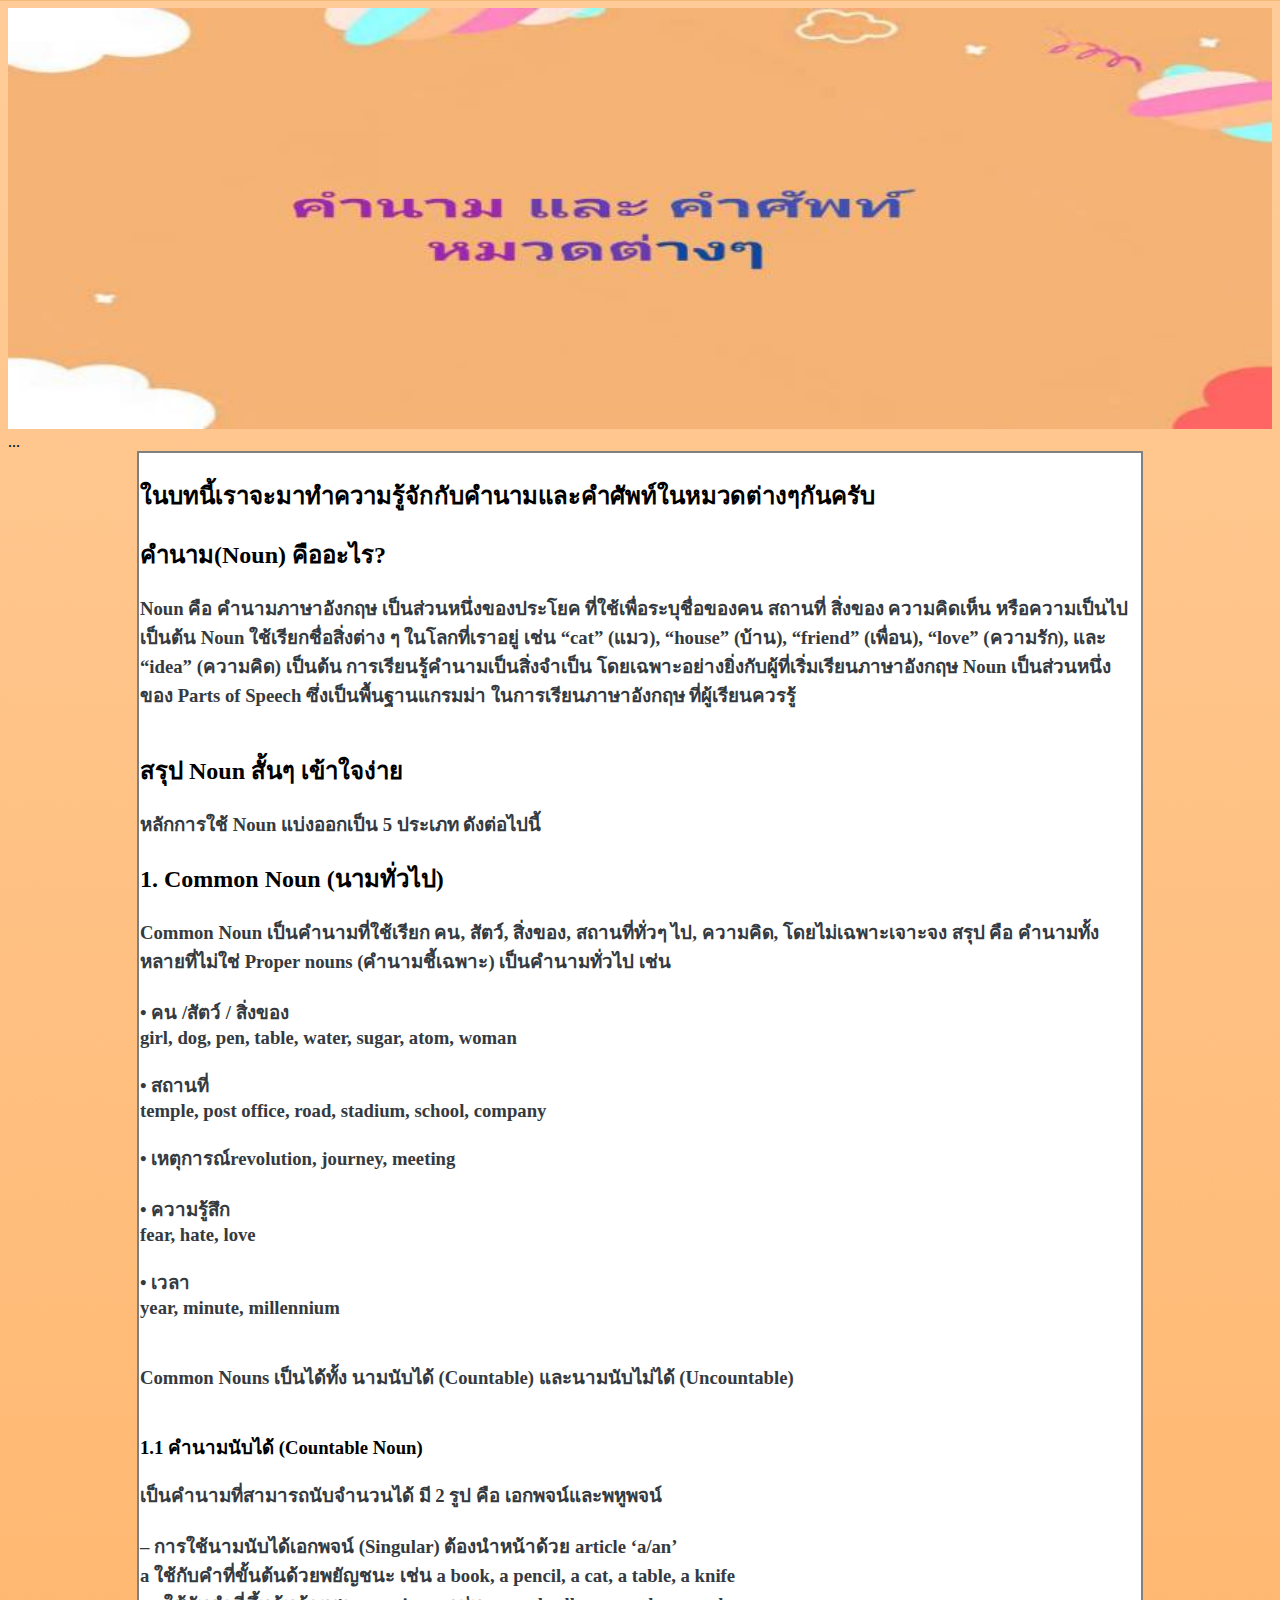
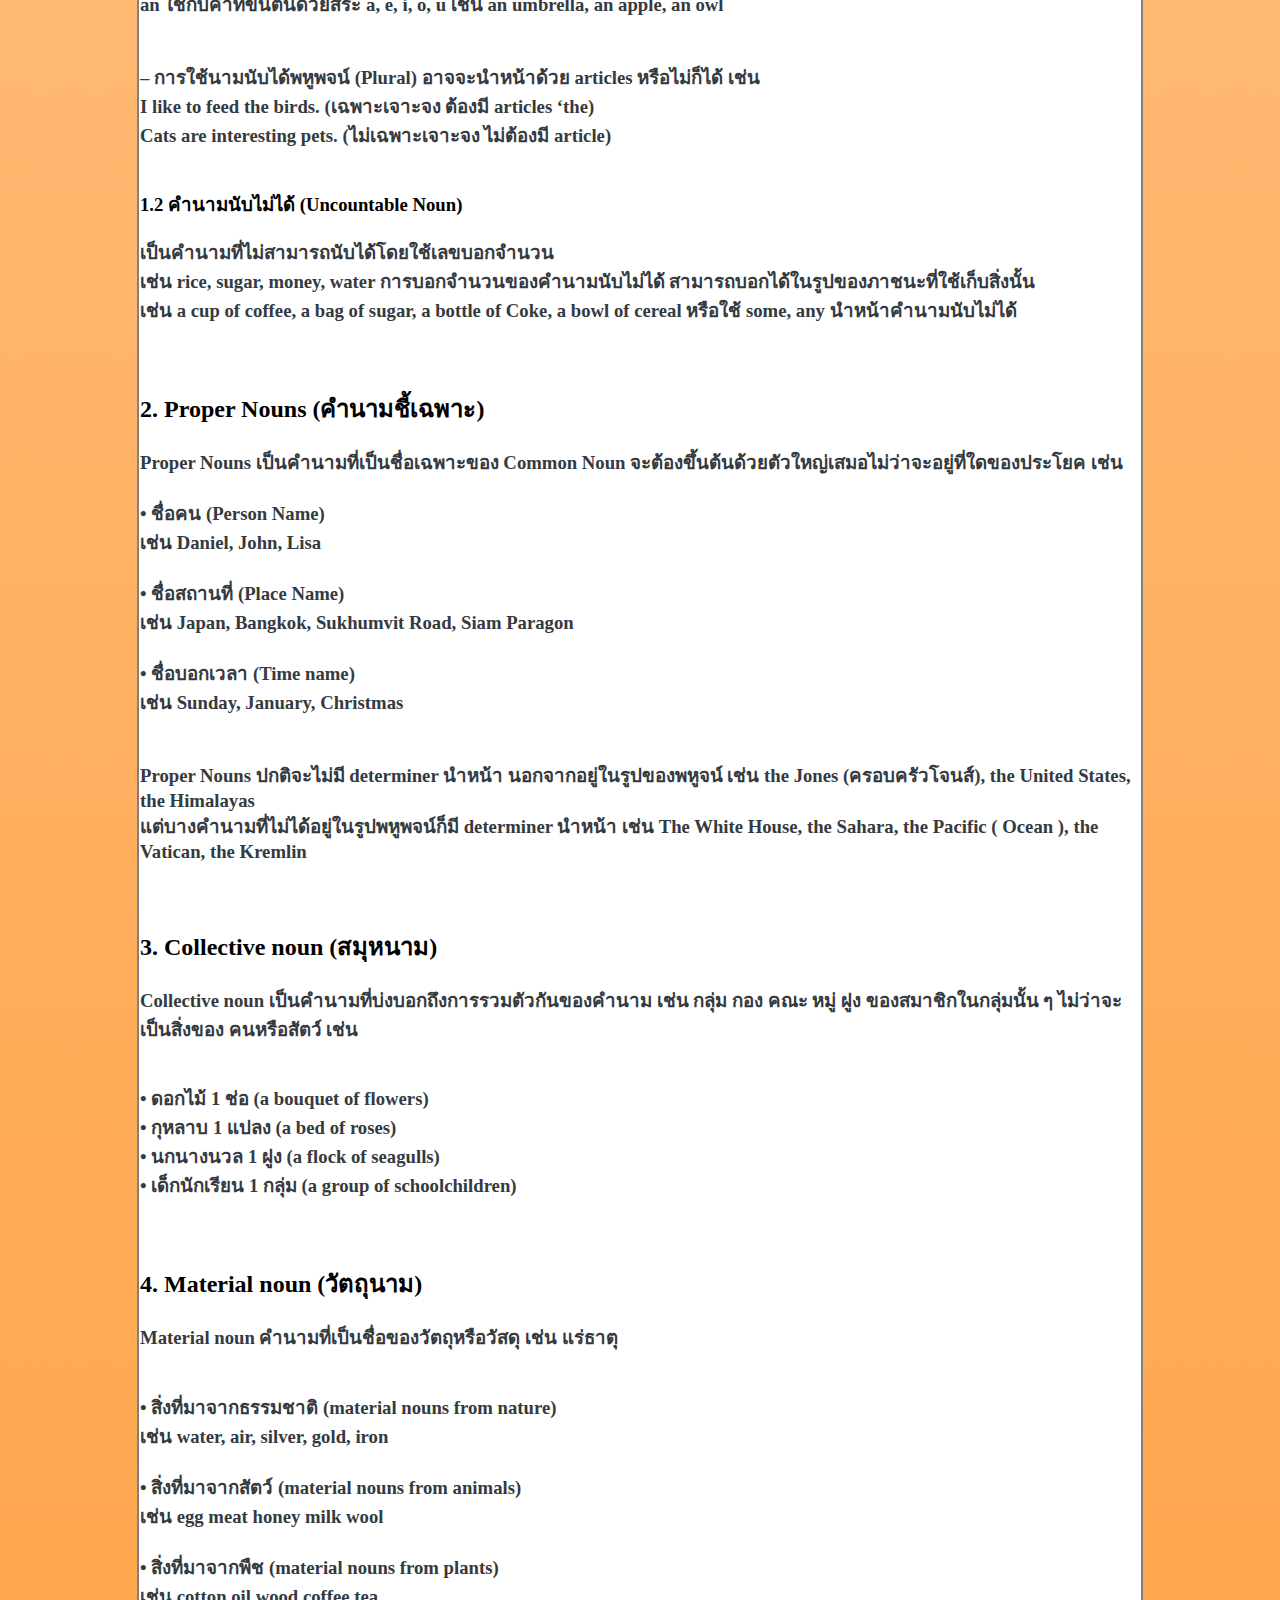
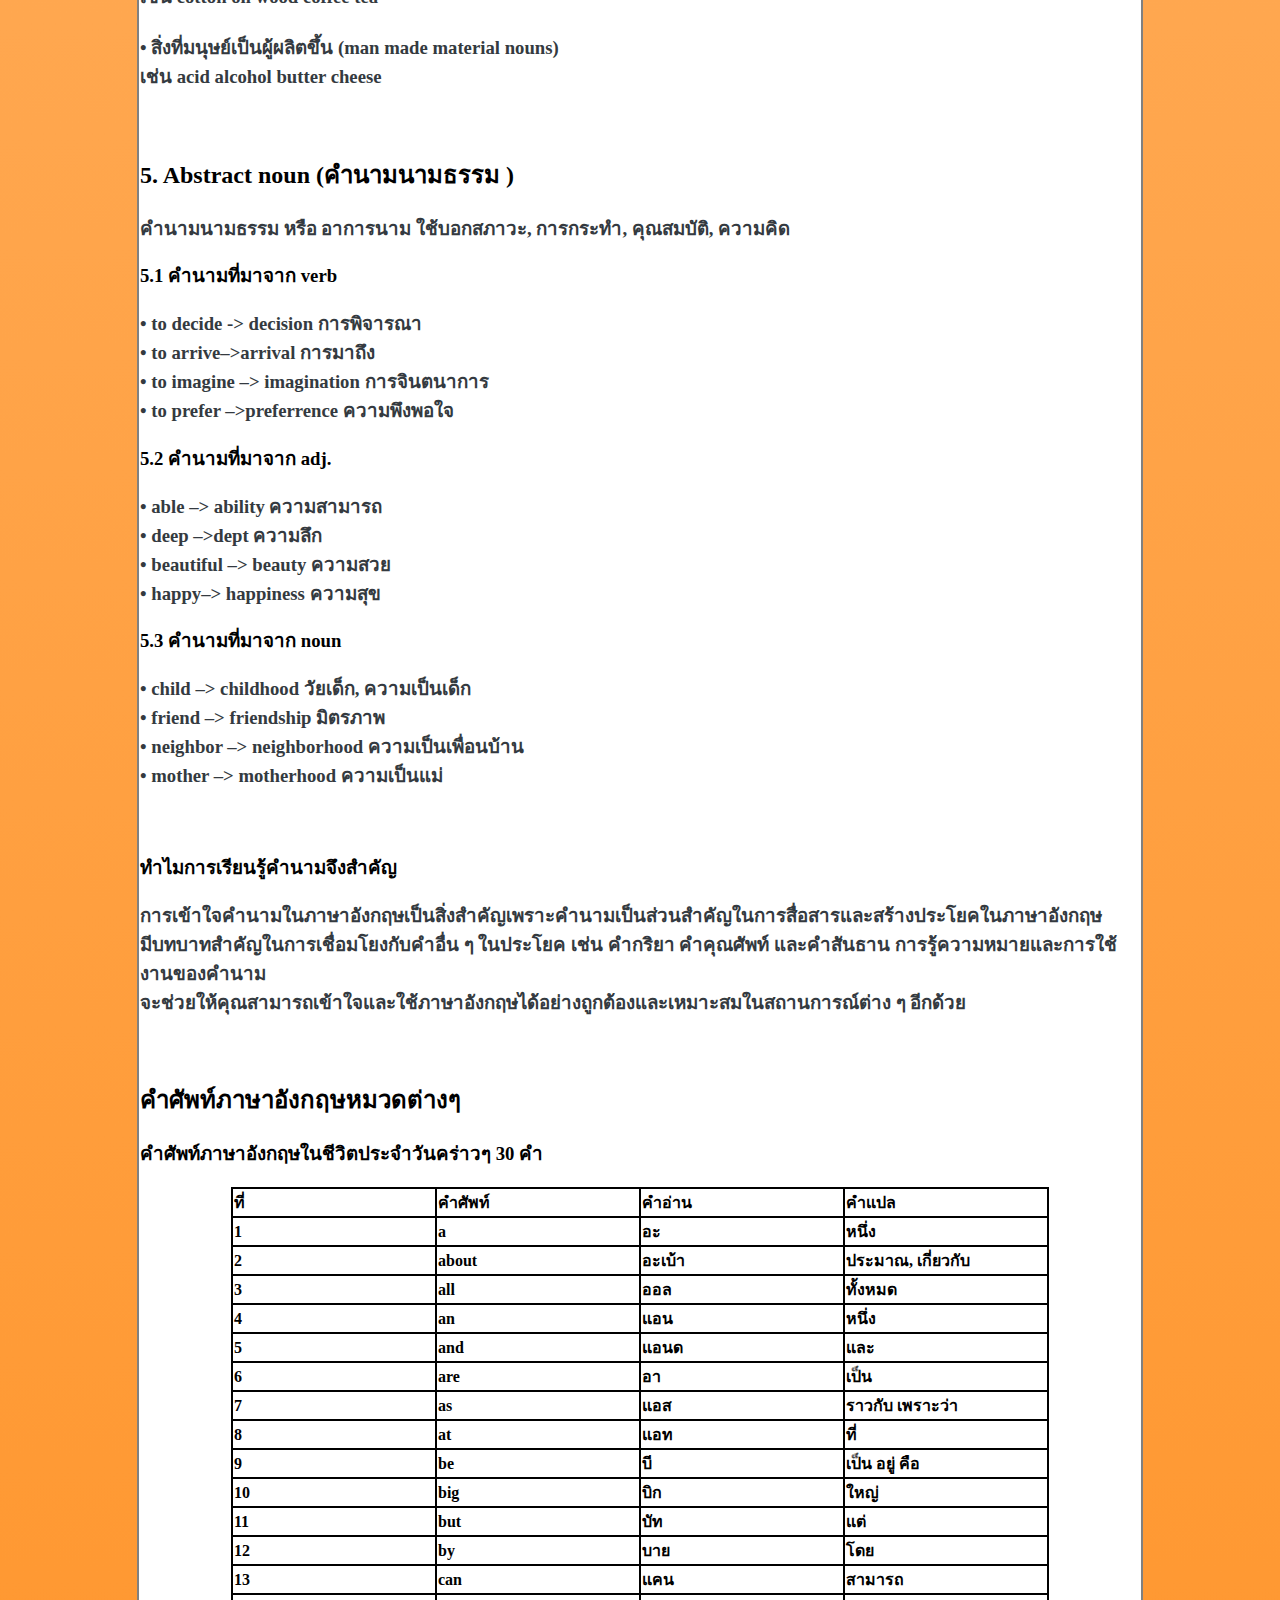
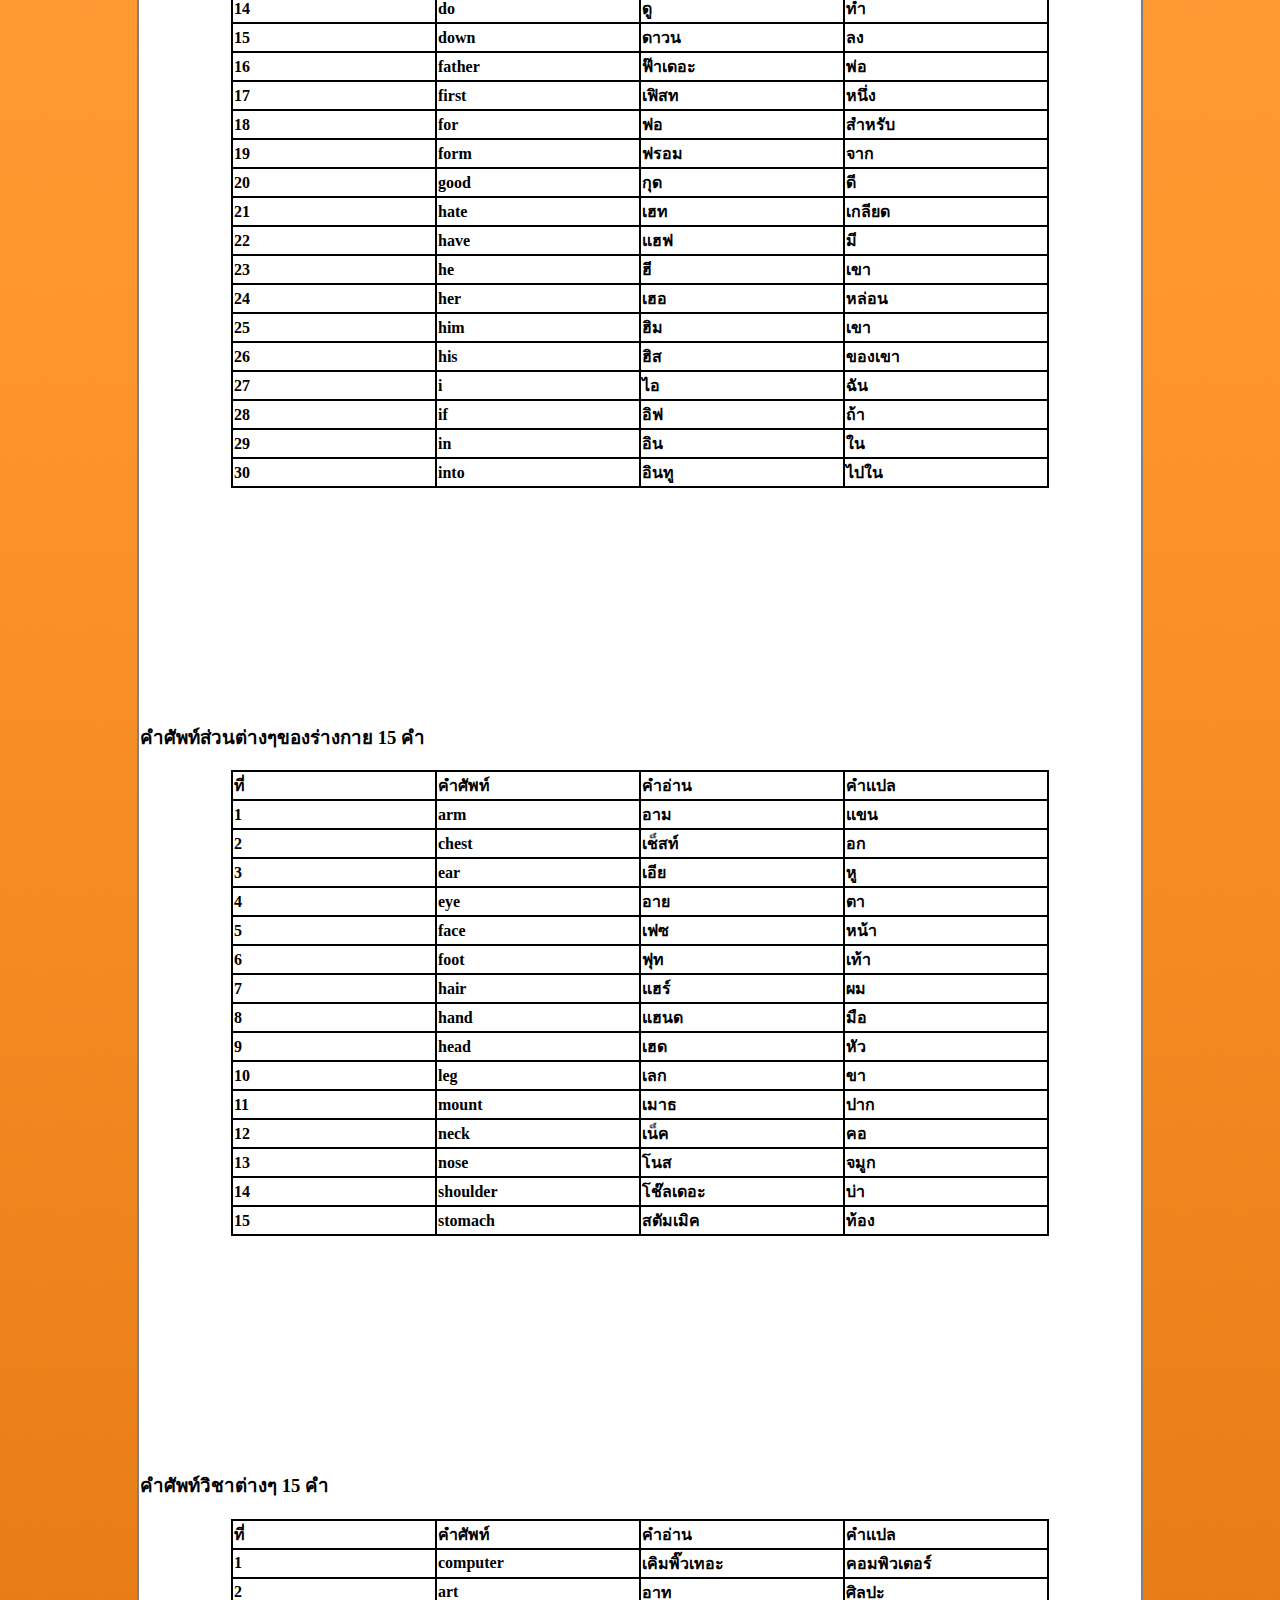
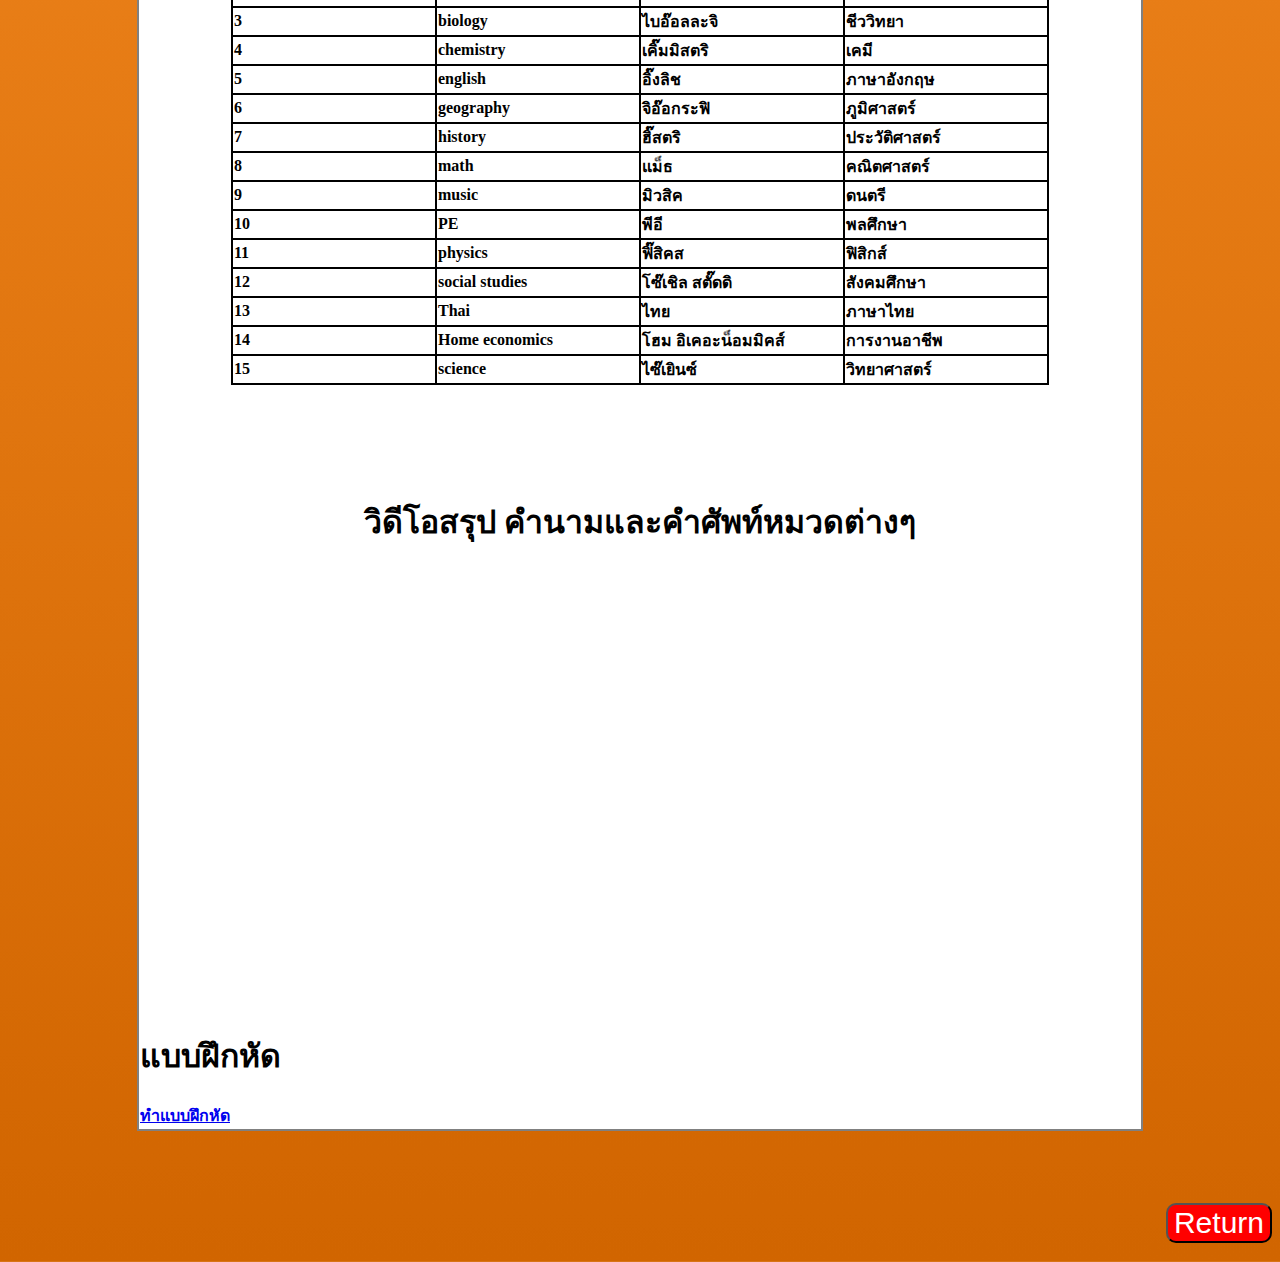
<file: a5.html>
<!DOCTYPE html>
<html lang="en">
<head>
  <title></title>
</head>
<body>


<style>
  body {
  background: linear-gradient(to bottom, #ffcc99,rgb(255, 173, 91),rgb(255, 150, 45),rgb(209, 101, 0));
  background-size: cover;
  background-position: center;
  }
</style>

 <div class="carousel-inner" role="listbox">
    <div class="item active">
      <img src="img/bg06.jpg" alt="..." width="100%">
      <div class="carousel-caption">
        ...
      </div>
    </div>
  </div>

  <table align="center" bgcolor="grey">
        <tr bgcolor="white" align="left">
            <th width="1000"><h1 style="color:"align="left"> <h2 style="color:#" align="left">ในบทนี้เราจะมาทำความรู้จักกับคำนามและคำศัพท์ในหมวดต่างๆกันครับ</h2>
    <h2 style="color:#"align="left">คำนาม(Noun) คืออะไร?</h2>
    <h3 style="color:#343a40" align="left">Noun คือ คำนามภาษาอังกฤษ เป็นส่วนหนึ่งของประโยค ที่ใช้เพื่อระบุชื่อของคน สถานที่ สิ่งของ ความคิดเห็น หรือความเป็นไป เป็นต้น Noun ใช้เรียกชื่อสิ่งต่าง ๆ ในโลกที่เราอยู่ เช่น “cat” (แมว), “house” (บ้าน), “friend” (เพื่อน), “love” (ความรัก), และ “idea” (ความคิด) เป็นต้น การเรียนรู้คำนามเป็นสิ่งจำเป็น โดยเฉพาะอย่างยิ่งกับผู้ที่เริ่มเรียนภาษาอังกฤษ Noun เป็นส่วนหนึ่งของ Parts of Speech ซึ่งเป็นพื้นฐานแกรมม่า ในการเรียนภาษาอังกฤษ ที่ผู้เรียนควรรู้
    <br><br><h2 style="color:#"align="left">สรุป Noun สั้นๆ เข้าใจง่าย</h2>
    <h3 style="color:#343a40" align="left">หลักการใช้ Noun แบ่งออกเป็น 5 ประเภท ดังต่อไปนี้
    <h2 style="color:#"align="left">1. Common Noun (นามทั่วไป) </h2>
    <h3 style="color:#343a40" align="left">Common Noun เป็นคำนามที่ใช้เรียก คน, สัตว์, สิ่งของ, สถานที่ทั่วๆ ไป, ความคิด, โดยไม่เฉพาะเจาะจง สรุป คือ คำนามทั้งหลายที่ไม่ใช่ Proper nouns (คำนามชี้เฉพาะ) เป็นคำนามทั่วไป เช่น
    <br><br>• คน /สัตว์ / สิ่งของ<br>girl, dog, pen, table, water, sugar, atom, woman
    <br><br>• สถานที่<br>temple, post office, road, stadium, school, company
    <br><br>• เหตุการณ์revolution, journey, meeting
    <br><br>• ความรู้สึก<br>fear, hate, love
    <br><br>• เวลา<br>year, minute, millennium
    <br><br><br>Common Nouns เป็นได้ทั้ง นามนับได้ (Countable) และนามนับไม่ได้ (Uncountable)
    <br>
    <br>
    <h3 style="color:#"align="left">1.1 คำนามนับได้ (Countable Noun)</h3>
    <h3 style="color:#343a40" align="left">เป็นคำนามที่สามารถนับจำนวนได้ มี 2 รูป คือ เอกพจน์และพหูพจน์<br><br>– การใช้นามนับได้เอกพจน์ (Singular) ต้องนำหน้าด้วย article ‘a/an’
    <br>a ใช้กับคำที่ขั้นต้นด้วยพยัญชนะ เช่น a book, a pencil, a cat, a table, a knife<br>an ใช้กับคำที่ขึ้นต้นด้วยสระ a, e, i, o, u เช่น an umbrella, an apple, an owl
    <br><br><br>– การใช้นามนับได้พหูพจน์ (Plural) อาจจะนำหน้าด้วย articles หรือไม่ก็ได้ เช่น<br>I like to feed the birds. (เฉพาะเจาะจง ต้องมี articles ‘the)<br>Cats are interesting pets. (ไม่เฉพาะเจาะจง ไม่ต้องมี article)
    <br><br><h3 style="color:#"align="left">1.2 คำนามนับไม่ได้ (Uncountable Noun)</h3>
    <h3 style="color:#343a40" align="left">เป็นคำนามที่ไม่สามารถนับได้โดยใช้เลขบอกจำนวน<br>เช่น rice, sugar, money, water การบอกจำนวนของคำนามนับไม่ได้ สามารถบอกได้ในรูปของภาชนะที่ใช้เก็บสิ่งนั้น <br>เช่น a cup of coffee, a bag of sugar, a bottle of Coke, a bowl of cereal หรือใช้ some, any นำหน้าคำนามนับไม่ได้
    <br><br><br><h2 style="color:#"align="left">2. Proper Nouns (คำนามชี้เฉพาะ)</h2>
    <h3 style="color:#343a40" align="left">Proper Nouns เป็นคำนามที่เป็นชื่อเฉพาะของ Common Noun จะต้องขึ้นต้นด้วยตัวใหญ่เสมอไม่ว่าจะอยู่ที่ใดของประโยค เช่น
    <br><br>• ชื่อคน (Person Name)<br>เช่น Daniel, John, Lisa
    <br><br>• ชื่อสถานที่ (Place Name)<br>เช่น Japan, Bangkok, Sukhumvit Road, Siam Paragon
    <br><br>• ชื่อบอกเวลา (Time name)<br>เช่น Sunday, January, Christmas
    <br><br><br>Proper Nouns ปกติจะไม่มี determiner นำหน้า นอกจากอยู่ในรูปของพหูจน์ เช่น the Jones (ครอบครัวโจนส์), the United States, the Himalayas <br>แต่บางคำนามที่ไม่ได้อยู่ในรูปพหูพจน์ก็มี determiner นำหน้า เช่น The White House, the Sahara, the Pacific ( Ocean ), the Vatican, the Kremlin
    <br>
    <br>
    <br>
    <h2 style="color:#"align="left">3. Collective noun (สมุหนาม)</h2>
    <h3 style="color:#343a40" align="left">Collective noun เป็นคำนามที่บ่งบอกถึงการรวมตัวกันของคำนาม เช่น กลุ่ม กอง คณะ หมู่ ฝูง ของสมาชิกในกลุ่มนั้น ๆ ไม่ว่าจะเป็นสิ่งของ คนหรือสัตว์ เช่น<br><br>
    <h3 style="color:#343a40" align="left">• ดอกไม้ 1 ช่อ (a bouquet of flowers)<br>• กุหลาบ 1 แปลง (a bed of roses)<br>• นกนางนวล 1 ฝูง (a flock of seagulls)<br>• เด็กนักเรียน 1 กลุ่ม (a group of schoolchildren)
    <br><br><br><h2 style="color:#"align="left">4. Material noun (วัตถุนาม)</h2>
    <h3 style="color:#343a40" align="left">Material noun คำนามที่เป็นชื่อของวัตถุหรือวัสดุ เช่น แร่ธาตุ<br><br>
    <h3 style="color:#343a40" align="left">•  สิ่งที่มาจากธรรมชาติ (material nouns from nature)<br>เช่น water, air, silver, gold, iron
    <br><br>•  สิ่งที่มาจากสัตว์ (material nouns from animals)<br>เช่น egg meat honey milk wool
    <br><br>•  สิ่งที่มาจากพืช (material nouns from plants)<br>เช่น cotton oil wood coffee tea
    <br><br>•  สิ่งที่มนุษย์เป็นผู้ผลิตขึ้น (man made material nouns)<br>เช่น acid alcohol butter cheese
    <br>
    <br>
    <br>
    <h2 style="color:#"align="left">5. Abstract noun (คำนามนามธรรม )</h2>
    <h3 style="color:#343a40" align="left">คำนามนามธรรม หรือ อาการนาม ใช้บอกสภาวะ, การกระทำ, คุณสมบัติ, ความคิด
    <h3 style="color:#"align="left">5.1 คำนามที่มาจาก verb</h3>
    <h3 style="color:#343a40" align="left">• to decide -> decision การพิจารณา<br>• to arrive–>arrival การมาถึง<br>• to imagine –> imagination การจินตนาการ<br>• to prefer –>preferrence ความพึงพอใจ
    <h3 style="color:#"align="left">5.2 คำนามที่มาจาก adj.</h3>
    <h3 style="color:#343a40" align="left">• able –> ability ความสามารถ<br>• deep –>dept ความลึก<br>• beautiful –> beauty ความสวย<br>• happy–> happiness ความสุข
    <h3 style="color:#"align="left">5.3 คำนามที่มาจาก noun</h3>
    <h3 style="color:#343a40" align="left">• child –> childhood วัยเด็ก, ความเป็นเด็ก<br>• friend –> friendship มิตรภาพ<br>• neighbor –> neighborhood ความเป็นเพื่อนบ้าน<br>• mother –> motherhood ความเป็นแม่
    <br><br><br><h3 style="color:#"align="left">ทำไมการเรียนรู้คำนามจึงสำคัญ</h3>
    <h3 style="color:#343a40" align="left">การเข้าใจคำนามในภาษาอังกฤษเป็นสิ่งสำคัญเพราะคำนามเป็นส่วนสำคัญในการสื่อสารและสร้างประโยคในภาษาอังกฤษ <br>มีบทบาทสำคัญในการเชื่อมโยงกับคำอื่น ๆ ในประโยค เช่น คำกริยา คำคุณศัพท์ และคำสันธาน การรู้ความหมายและการใช้งานของคำนาม <br>จะช่วยให้คุณสามารถเข้าใจและใช้ภาษาอังกฤษได้อย่างถูกต้องและเหมาะสมในสถานการณ์ต่าง ๆ อีกด้วย
    <br><br><br></h3 style="color:#343a40">
    <h2 style="color:#"align="left">คำศัพท์ภาษาอังกฤษหมวดต่างๆ</h2>
    <h3 style="color:#" align="left">คำศัพท์ภาษาอังกฤษในชีวิตประจำวันคร่าวๆ 30 คำ</h3>
    <table align="center" bgcolor="black">
        <tr bgcolor="white" align="left">
            <th width="200">ที่</th>
            <th width="200">คำศัพท์</th>
            <th width="200">คำอ่าน</th>
            <th width="200">คำแปล</th>
        </tr>
        <tr bgcolor="white" align="left">
            <td width="200">1</td>
            <td width="200">a</td>
            <td width="200">อะ</td>
            <td width="200">หนึ่ง</td>
        </tr>
        <tr bgcolor="white" align="left">
            <td width="200">2</td>
            <td width="200">about</td>
            <td width="200">อะเบ้า</td>
            <td width="200">ประมาณ, เกี่ยวกับ</td>
        </tr>
        <tr bgcolor="white" align="left">
            <td width="200">3</td>
            <td width="200">all</td>
            <td width="200">ออล</td>
            <td width="200">ทั้งหมด</td>
        </tr>
        <tr bgcolor="white" align="left">
            <td width="200">4</td>
            <td width="200">an</td>
            <td width="200">แอน</td>
            <td width="200">หนึ่ง</td>
        </tr>
        <tr bgcolor="white" align="left">
            <td width="200">5</td>
            <td width="200">and</td>
            <td width="200">แอนด</td>
            <td width="200">และ</td>
        </tr>
        <tr bgcolor="white" align="left">
            <td width="200">6</td>
            <td width="200">are</td>
            <td width="200">อา</td>
            <td width="200">เป็น</td>
        </tr> 
        <tr bgcolor="white" align="left">
            <td width="200">7</td>
            <td width="200">as</td>
            <td width="200">แอส</td>
            <td width="200">ราวกับ เพราะว่า</td>
        </tr>
        <tr bgcolor="white" align="left">
            <td width="200">8</td>
            <td width="200">at</td>
            <td width="200">แอท</td>
            <td width="200">ที่</td>
        </tr>
        <tr bgcolor="white" align="left">
            <td width="200">9</td>
            <td width="200">be</td>
            <td width="200">บี</td>
            <td width="200">เป็น อยู่ คือ</td>
        </tr>
        <tr bgcolor="white" align="left">
            <td width="200">10</td>
            <td width="200">big</td>
            <td width="200">บิก</td>
            <td width="200">ใหญ่</td>
        </tr>
        <tr bgcolor="white" align="left">
            <td width="200">11</td>
            <td width="200">but</td>
            <td width="200">บัท</td>
            <td width="200">แต่</td>
        </tr>
        <tr bgcolor="white" align="left">
            <td width="200">12</td>
            <td width="200">by</td>
            <td width="200">บาย</td>
            <td width="200">โดย</td>
        </tr>
        <tr bgcolor="white" align="left">
            <td width="200">13</td>
            <td width="200">can</td>
            <td width="200">แคน</td>
            <td width="200">สามารถ</td>
        </tr>
        <tr bgcolor="white" align="left">
            <td width="200">14</td>
            <td width="200">do</td>
            <td width="200">ดู</td>
            <td width="200">ทำ</td>
        </tr>  <tr bgcolor="white" align="left">
            <td width="200">15</td>
            <td width="200">down</td>
            <td width="200">ดาวน</td>
            <td width="200">ลง</td>
        </tr>
        <tr bgcolor="white" align="left">
            <td width="200">16</td>
            <td width="200">father</td>
            <td width="200">ฟ๊าเดอะ</td>
            <td width="200">พ่อ</td>
        </tr>
        <tr bgcolor="white" align="left">
            <td width="200">17</td>
            <td width="200">first</td>
            <td width="200">เฟิสท</td>
            <td width="200">หนึ่ง</td>
        </tr>
        <tr bgcolor="white" align="left">
            <td width="200">18</td>
            <td width="200">for</td>
            <td width="200">ฟอ</td>
            <td width="200">สำหรับ</td>
        </tr>
        <tr bgcolor="white" align="left">
            <td width="200">19</td>
            <td width="200">form</td>
            <td width="200">ฟรอม</td>
            <td width="200">จาก</td>
        </tr>
        <tr bgcolor="white" align="left">
            <td width="200">20</td>
            <td width="200">good</td>
            <td width="200">กุด</td>
            <td width="200">ดี</td>
        </tr>
        <tr bgcolor="white" align="left">
            <td width="200">21</td>
            <td width="200">hate</td>
            <td width="200">เฮท</td>
            <td width="200">เกลียด</td>
        </tr>
        <tr bgcolor="white" align="left">
            <td width="200">22</td>
            <td width="200">have</td>
            <td width="200">แฮฟ</td>
            <td width="200">มี</td>
        </tr>
        <tr bgcolor="white" align="left">
            <td width="200">23</td>
            <td width="200">he</td>
            <td width="200">ฮี</td>
            <td width="200">เขา</td>
        </tr>
        <tr bgcolor="white" align="left">
            <td width="200">24</td>
            <td width="200">her</td>
            <td width="200">เฮอ</td>
            <td width="200">หล่อน</td>
        </tr>
        <tr bgcolor="white" align="left">
            <td width="200">25</td>
            <td width="200">him</td>
            <td width="200">ฮิม</td>
            <td width="200">เขา</td>
        </tr>
        <tr bgcolor="white" align="left">
            <td width="200">26</td>
            <td width="200">his</td>
            <td width="200">ฮิส</td>
            <td width="200">ของเขา</td>
        </tr>
        <tr bgcolor="white" align="left">
            <td width="200">27</td>
            <td width="200">i</td>
            <td width="200">ไอ</td>
            <td width="200">ฉัน</td>
        </tr>
        <tr bgcolor="white" align="left">
            <td width="200">28</td>
            <td width="200">if</td>
            <td width="200">อิฟ</td>
            <td width="200">ถ้า</td>
        </tr>
        <tr bgcolor="white" align="left">
            <td width="200">29</td>
            <td width="200">in</td>
            <td width="200">อิน</td>
            <td width="200">ใน</td>
        </tr>
        <tr bgcolor="white" align="left">
            <td width="200">30</td>
            <td width="200">into</td>
            <td width="200">อินทู</td>
            <td width="200">ไปใน</td>
        </tr>
    </table>
    <br>
    <br>
    <br>
    <br>
    <br>
    <br>
    <br>
    <br>
    <br>
    <br>
    <br>
    <br>
    <h3 style="color:#" align="left">คำศัพท์ส่วนต่างๆของร่างกาย 15 คำ</h3>
    <table align="center" bgcolor="black">
        <tr bgcolor="white" align="left">
            <th width="200">ที่</th>
            <th width="200">คำศัพท์</th>
            <th width="200">คำอ่าน</th>
            <th width="200">คำแปล</th>
        </tr>
        <tr bgcolor="white" align="left">
            <td width="200">1</td>
            <td width="200">arm</td>
            <td width="200">อาม</td>
            <td width="200">แขน</td>
        </tr>
        <tr bgcolor="white" align="left">
            <td width="200">2</td>
            <td width="200">chest</td>
            <td width="200">เช็สท์</td>
            <td width="200">อก</td>
        </tr>
        <tr bgcolor="white" align="left">
            <td width="200">3</td>
            <td width="200">ear</td>
            <td width="200">เอีย</td>
            <td width="200">หู</td>
        </tr>
        <tr bgcolor="white" align="left">
            <td width="200">4</td>
            <td width="200">eye</td>
            <td width="200">อาย</td>
            <td width="200">ตา</td>
        </tr>
        <tr bgcolor="white" align="left">
            <td width="200">5</td>
            <td width="200">face</td>
            <td width="200">เฟซ</td>
            <td width="200">หน้า</td>
        </tr>
        <tr bgcolor="white" align="left">
            <td width="200">6</td>
            <td width="200">foot</td>
            <td width="200">ฟุท</td>
            <td width="200">เท้า</td>
        </tr> 
        <tr bgcolor="white" align="left">
            <td width="200">7</td>
            <td width="200">hair</td>
            <td width="200">แฮร์</td>
            <td width="200">ผม</td>
        </tr>
        <tr bgcolor="white" align="left">
            <td width="200">8</td>
            <td width="200">hand</td>
            <td width="200">แฮนด</td>
            <td width="200">มือ</td>
        </tr>
        <tr bgcolor="white" align="left">
            <td width="200">9</td>
            <td width="200">head</td>
            <td width="200">เฮด</td>
            <td width="200">หัว</td>
        </tr>
        <tr bgcolor="white" align="left">
            <td width="200">10</td>
            <td width="200">leg</td>
            <td width="200">เลก</td>
            <td width="200">ขา</td>
        </tr>
        <tr bgcolor="white" align="left">
            <td width="200">11</td>
            <td width="200">mount</td>
            <td width="200">เมาธ</td>
            <td width="200">ปาก</td>
        </tr>
        <tr bgcolor="white" align="left">
            <td width="200">12</td>
            <td width="200">neck</td>
            <td width="200">เน็ค</td>
            <td width="200">คอ</td>
        </tr>
        <tr bgcolor="white" align="left">
            <td width="200">13</td>
            <td width="200">nose</td>
            <td width="200">โนส</td>
            <td width="200">จมูก</td>
        </tr>
        <tr bgcolor="white" align="left">
            <td width="200">14</td>
            <td width="200">shoulder</td>
            <td width="200">โช๊ลเดอะ</td>
            <td width="200">บ่า</td>
        </tr>  <tr bgcolor="white" align="left">
            <td width="200">15</td>
            <td width="200">stomach</td>
            <td width="200">สตัมเมิค</td>
            <td width="200">ท้อง</td>
        </tr>
    </table>
    <br>
    <br>
    <br>
    <br>
    <br>
    <br>
    <br>
    <br>
    <br>
    <br>
    <br>
    <br>
    <h3 style="color:#" align="left">คำศัพท์วิชาต่างๆ 15 คำ</h3>
    <table align="center" bgcolor="black">
        <tr bgcolor="white" align="left">
            <th width="200">ที่</th>
            <th width="200">คำศัพท์</th>
            <th width="200">คำอ่าน</th>
            <th width="200">คำแปล</th>
        </tr>
        <tr bgcolor="white" align="left">
            <td width="200">1</td>
            <td width="200">computer</td>
            <td width="200">เคิมพิ๊วเทอะ</td>
            <td width="200">คอมพิวเตอร์</td>
        </tr>
        <tr bgcolor="white" align="left">
            <td width="200">2</td>
            <td width="200">art</td>
            <td width="200">อาท</td>
            <td width="200">ศิลปะ</td>
        </tr>
        <tr bgcolor="white" align="left">
            <td width="200">3</td>
            <td width="200">biology</td>
            <td width="200">ไบอ๊อลละจิ</td>
            <td width="200">ชีววิทยา</td>
        </tr>
        <tr bgcolor="white" align="left">
            <td width="200">4</td>
            <td width="200">chemistry</td>
            <td width="200">เคิ๊มมิสตริ</td>
            <td width="200">เคมี</td>
        </tr>
        <tr bgcolor="white" align="left">
            <td width="200">5</td>
            <td width="200">english</td>
            <td width="200">อิ๊งลิช</td>
            <td width="200">ภาษาอังกฤษ</td>
        </tr>
        <tr bgcolor="white" align="left">
            <td width="200">6</td>
            <td width="200">geography</td>
            <td width="200">จิอ๊อกระฟิ</td>
            <td width="200">ภูมิศาสตร์</td>
        </tr> 
        <tr bgcolor="white" align="left">
            <td width="200">7</td>
            <td width="200">history</td>
            <td width="200">ฮิ๊สตริ</td>
            <td width="200">ประวัติศาสตร์</td>
        </tr>
        <tr bgcolor="white" align="left">
            <td width="200">8</td>
            <td width="200">math</td>
            <td width="200">แม็ธ</td>
            <td width="200">คณิตศาสตร์</td>
        </tr>
        <tr bgcolor="white" align="left">
            <td width="200">9</td>
            <td width="200">music</td>
            <td width="200">มิวสิค</td>
            <td width="200">ดนตรี</td>
        </tr>
        <tr bgcolor="white" align="left">
            <td width="200">10</td>
            <td width="200">PE</td>
            <td width="200">พีอี</td>
            <td width="200">พลศึกษา</td>
        </tr>
        <tr bgcolor="white" align="left">
            <td width="200">11</td>
            <td width="200">physics</td>
            <td width="200">ฟิ๊สิคส</td>
            <td width="200">ฟิสิกส์</td>
        </tr>
        <tr bgcolor="white" align="left">
            <td width="200">12</td>
            <td width="200">social studies</td>
            <td width="200">โซ๊เชิล สตั๊ดดิ</td>
            <td width="200">สังคมศึกษา</td>
        </tr>
        <tr bgcolor="white" align="left">
            <td width="200">13</td>
            <td width="200">Thai</td>
            <td width="200">ไทย</td>
            <td width="200">ภาษาไทย</td>
        </tr>
        <tr bgcolor="white" align="left">
            <td width="200">14</td>
            <td width="200">Home economics</td>
            <td width="200">โฮม อิเคอะน็อมมิคส์</td>
            <td width="200">การงานอาชีพ</td>
        </tr>  <tr bgcolor="white" align="left">
            <td width="200">15</td>
            <td width="200">science</td>
            <td width="200">ไซ๊เยินซ์</td>
            <td width="200">วิทยาศาสตร์</td>
        </tr>
    </table>
    <br>
    <br>
    <br>
    <br>
    <br>
    <h1 style="color:#" align="center">วิดีโอสรุป คำนามและคำศัพท์หมวดต่างๆ</h1>          
    <div class=”videoViewer” align="center">
         <iframe width="750" height="400" src="https://www.youtube.com/embed/AQNFJVdmklA?si=WKc2I6NUI-cMoss8" title="YouTube video player" frameborder="0" allow="accelerometer; autoplay; clipboard-write; encrypted-media; gyroscope; picture-in-picture; web-share" referrerpolicy="strict-origin-when-cross-origin" allowfullscreen></iframe>
    </div><br><br>  
    <h1 style="color:#">แบบฝึกหัด</h1>
    <a href="https://docs.google.com/forms/d/e/1FAIpQLSd2uMRGUydnYe7vXNTxAFReR6epCJwuX-bOtSTX2FcAuzkhzw/viewform?fbclid=IwY2xjawIUIcRleHRuA2FlbQIxMAABHUwWqgM2E-FqXTkATpYra0dM2Refl3HPPh8zS7D4gpZamuPk332XfuuyZQ_aem_W6eXIO50zN7TNpKblizhxA" class="btn btn-primary">ทำแบบฝึกหัด</a>
</table>
    <br>
    <br>
    <br>
    <h3 style="color:#343a40" align="right">
          <a href="a.html">
            <button style="font-size:30px; background-color:red; color:white; border-radius:10px">Return</button>
          </a>
        </h3 style="color:#343a40">

 



</body>
</html>
</file>
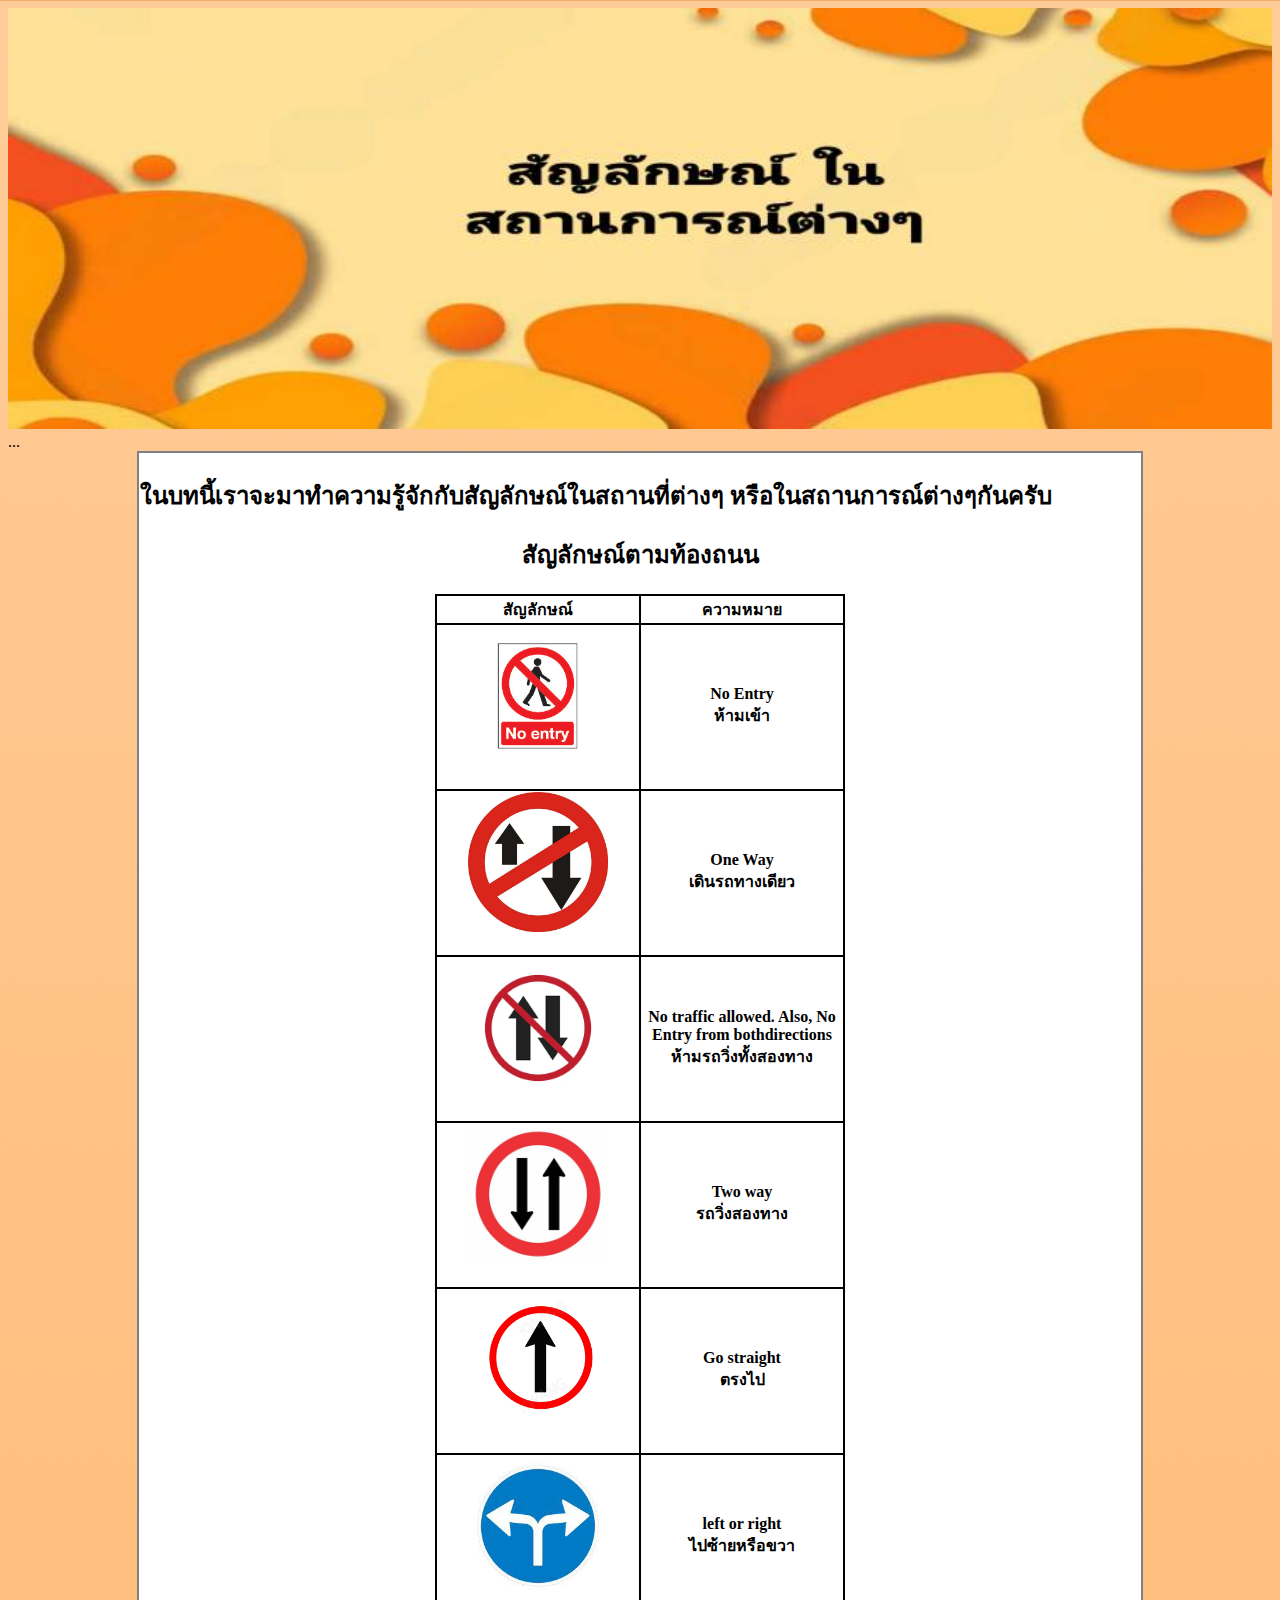
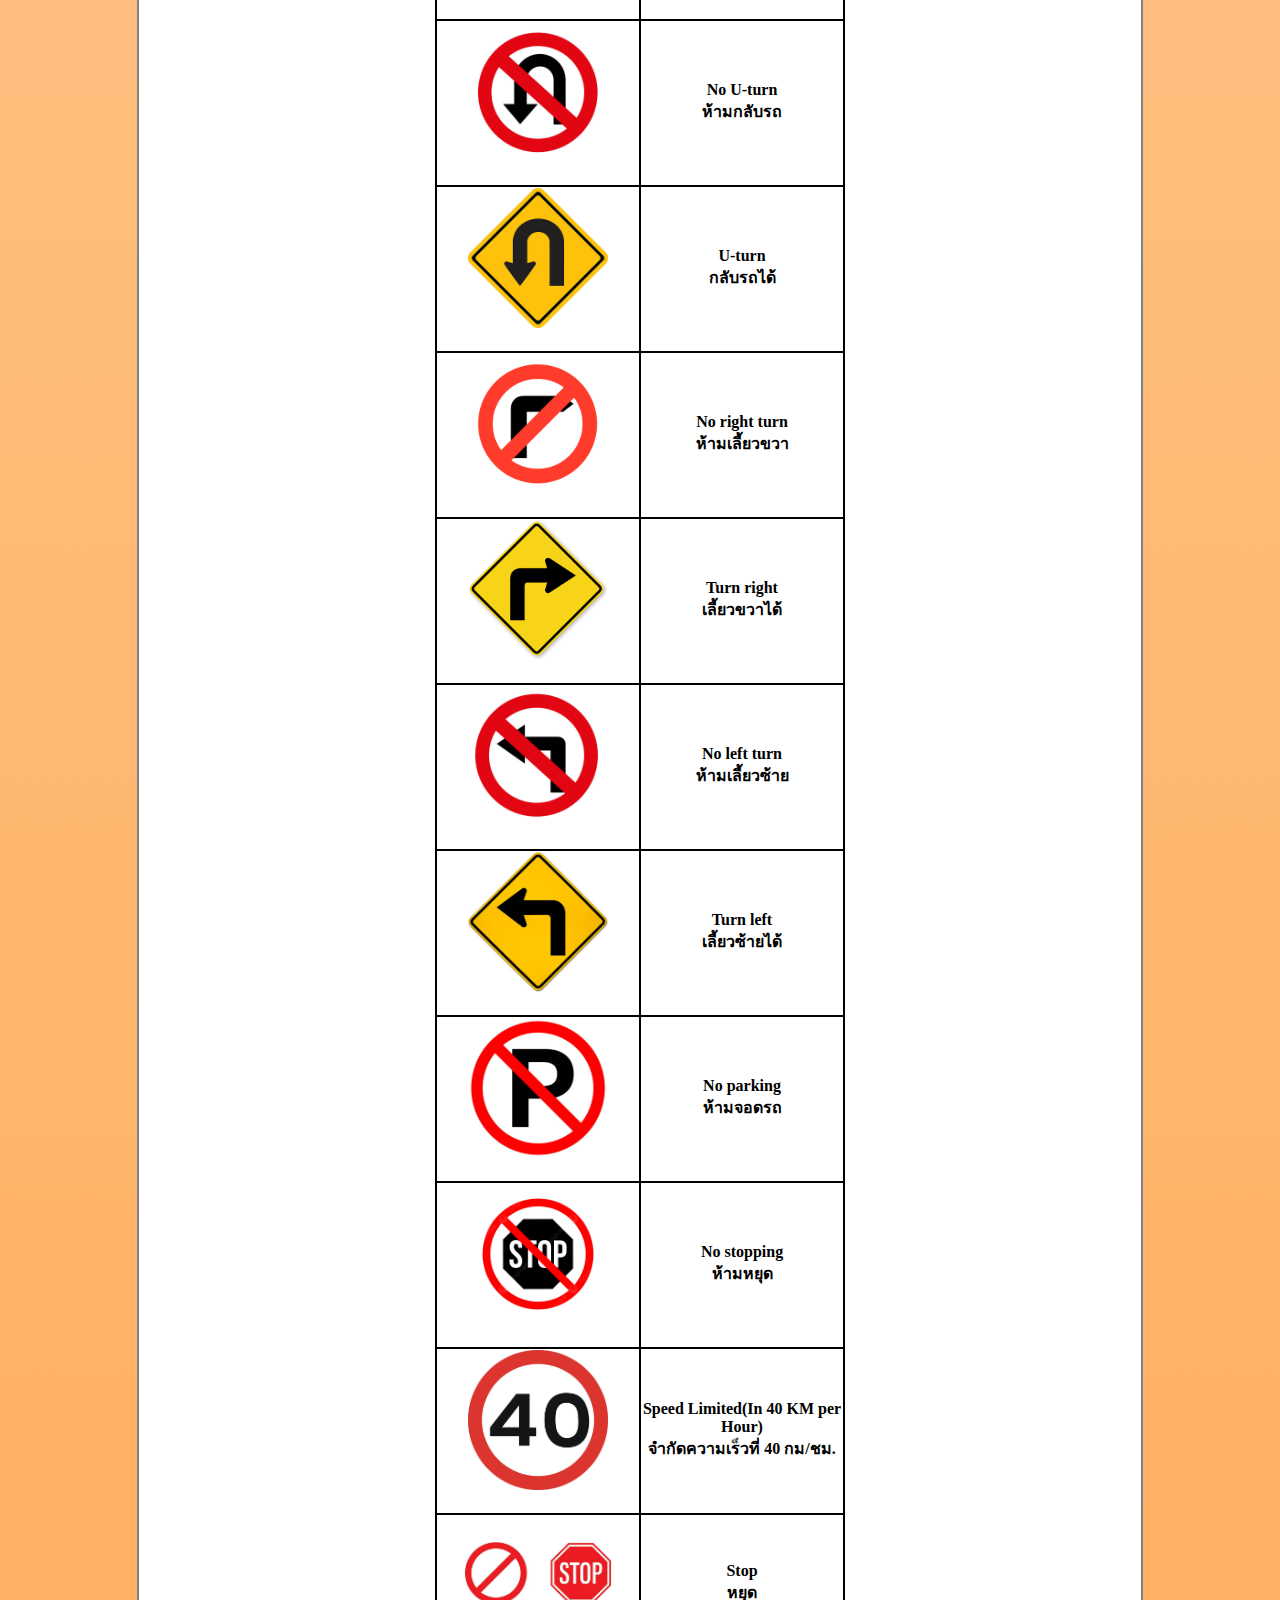
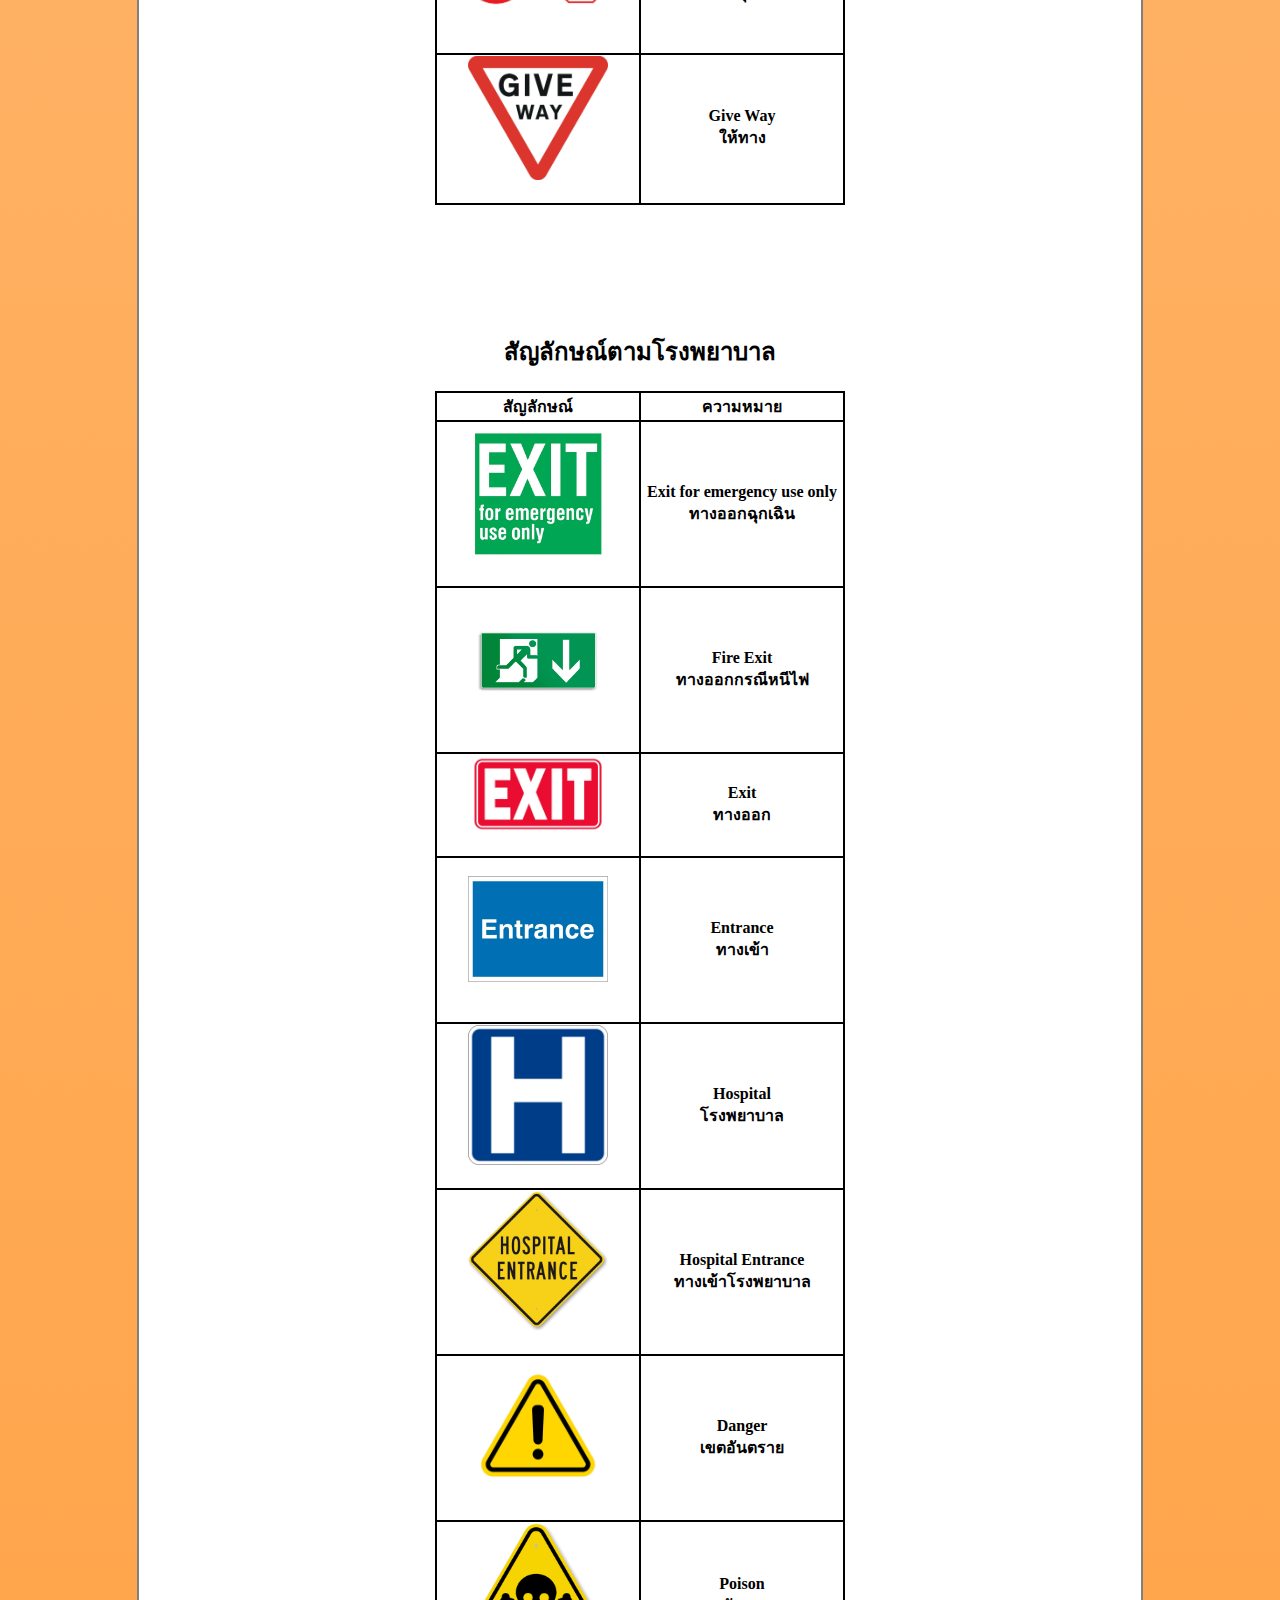
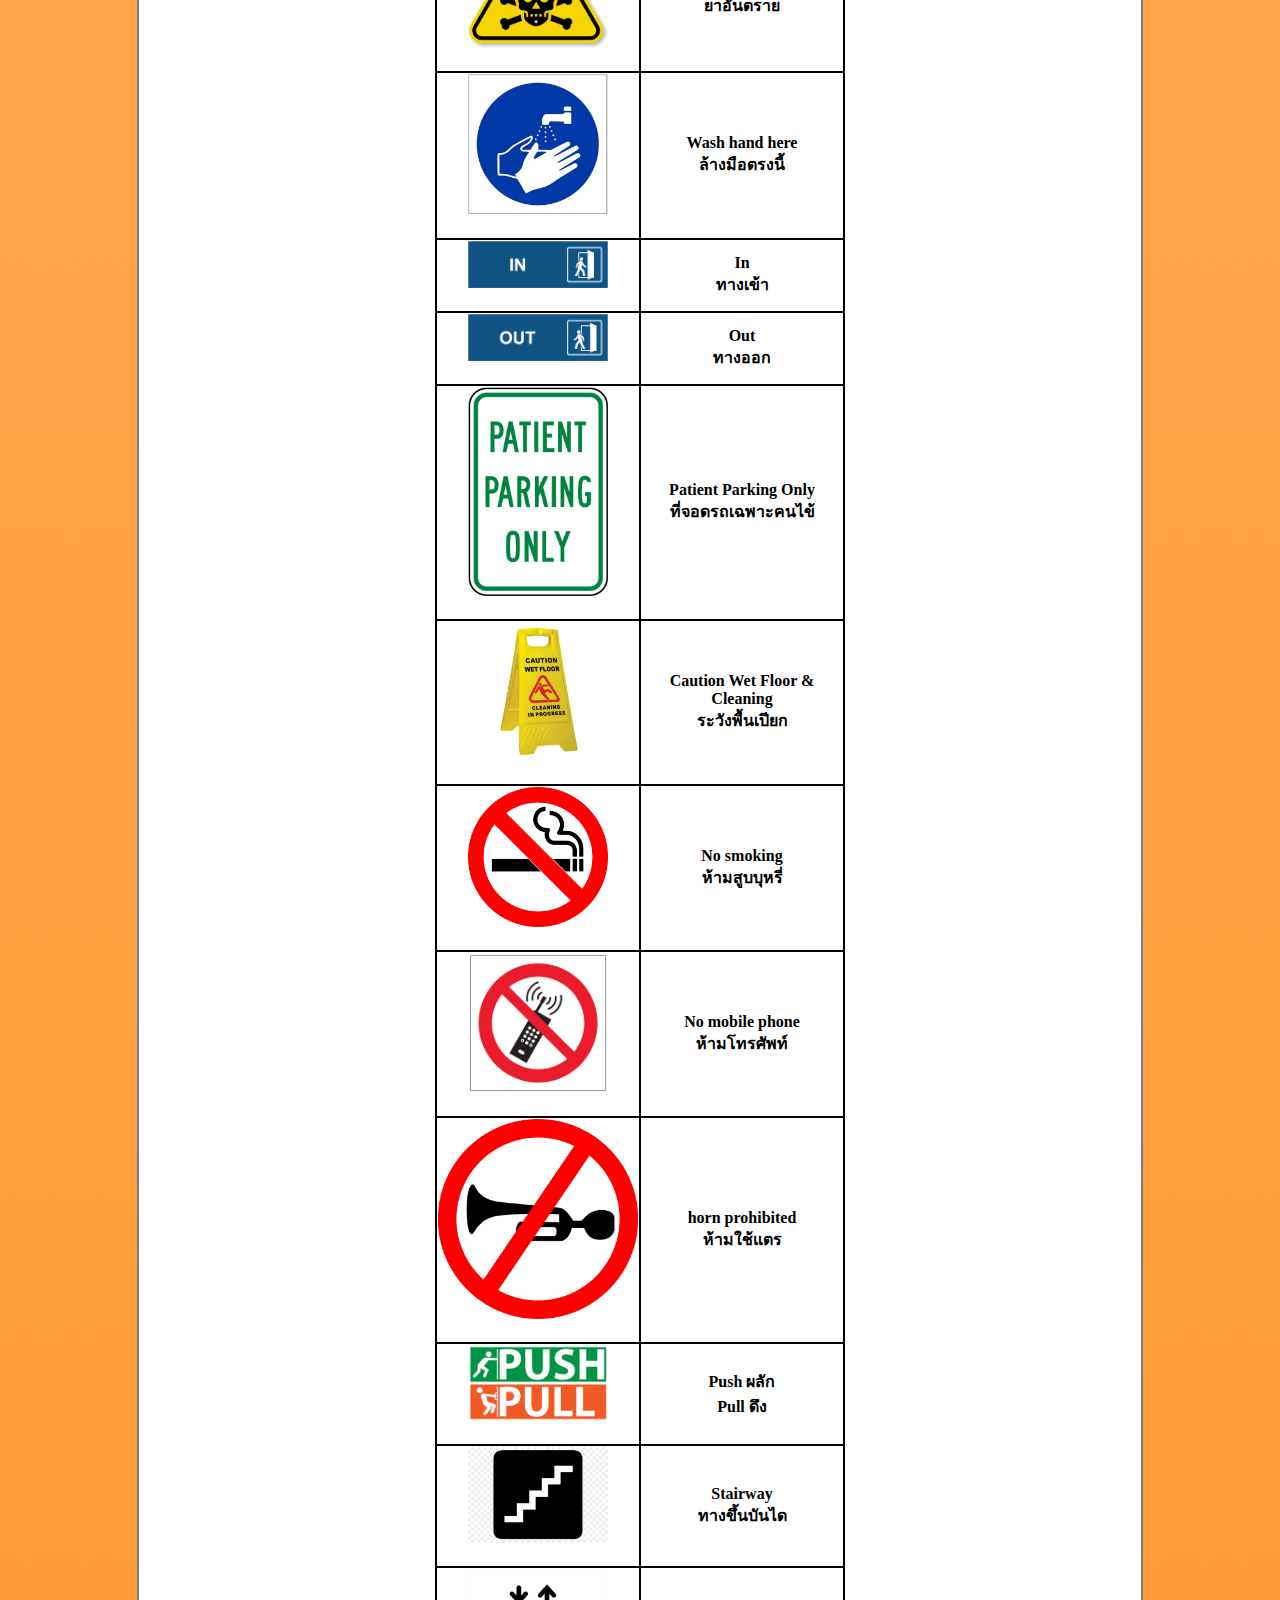
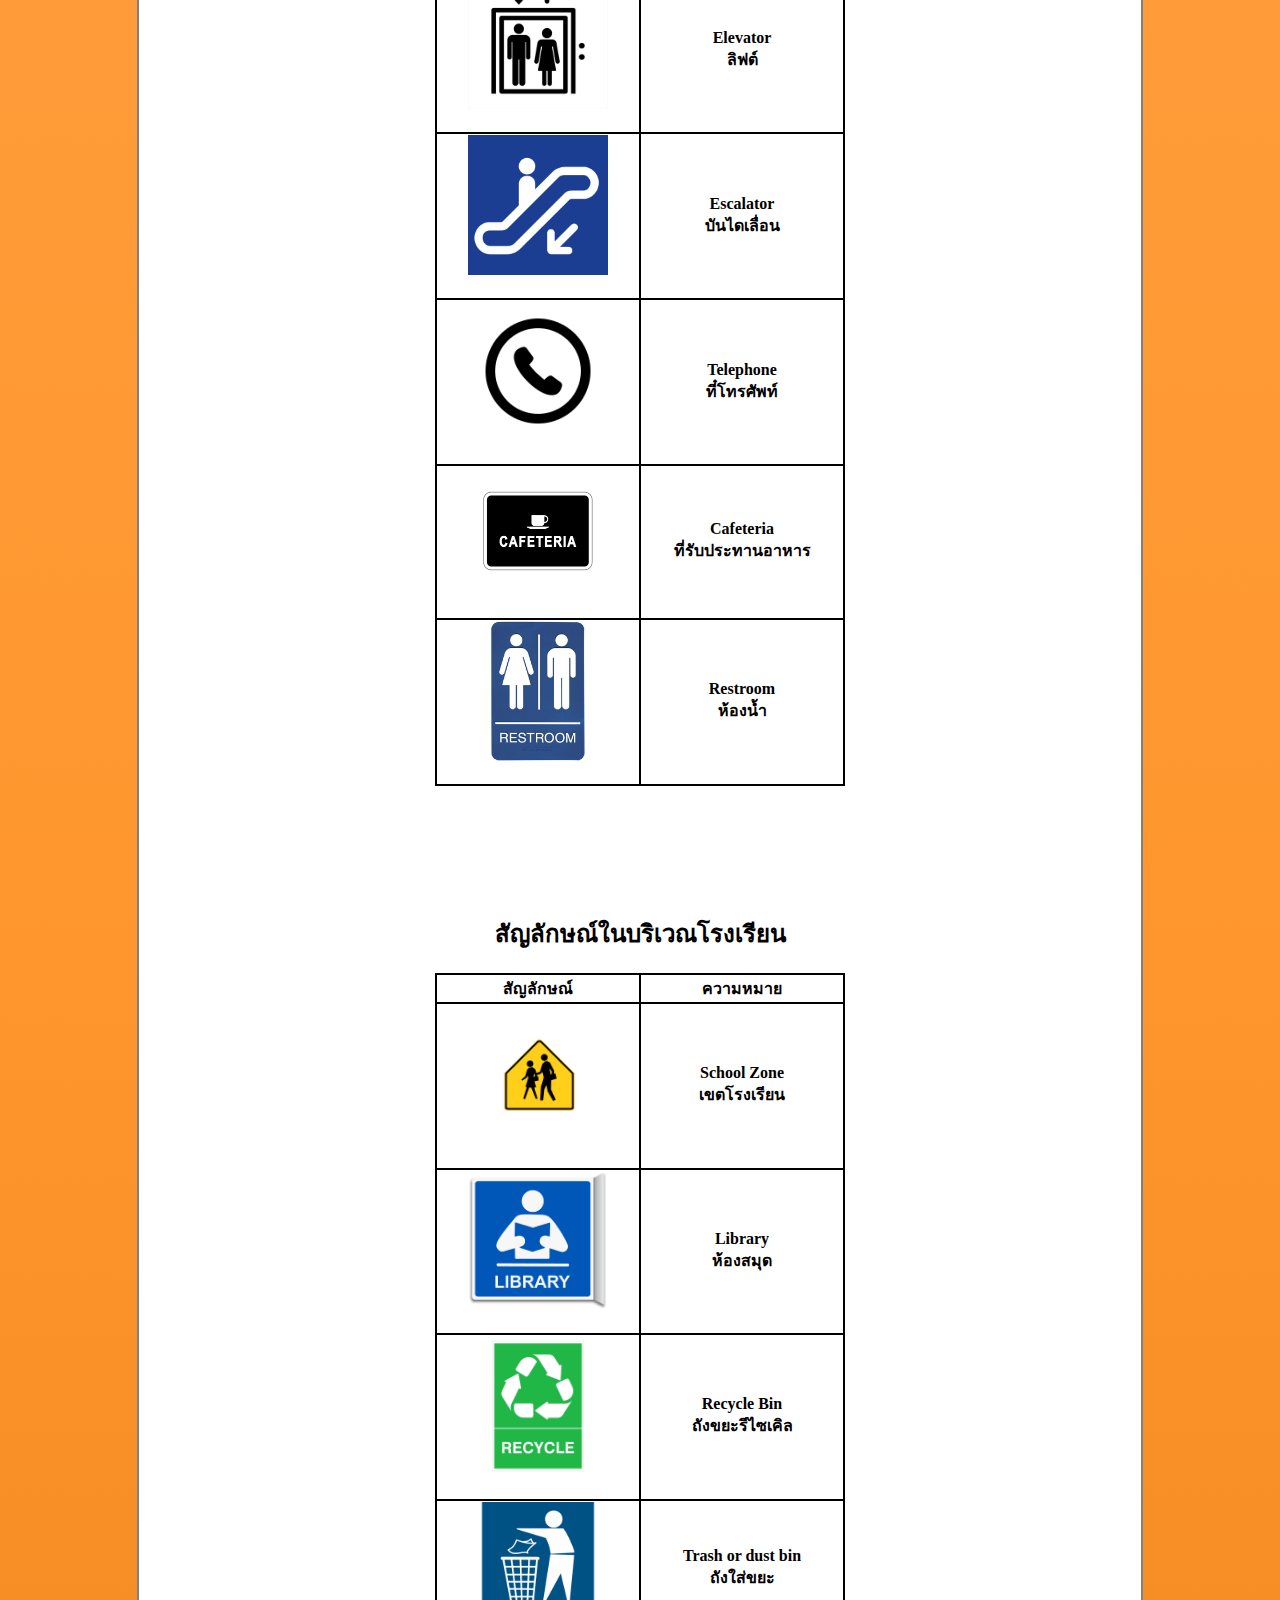
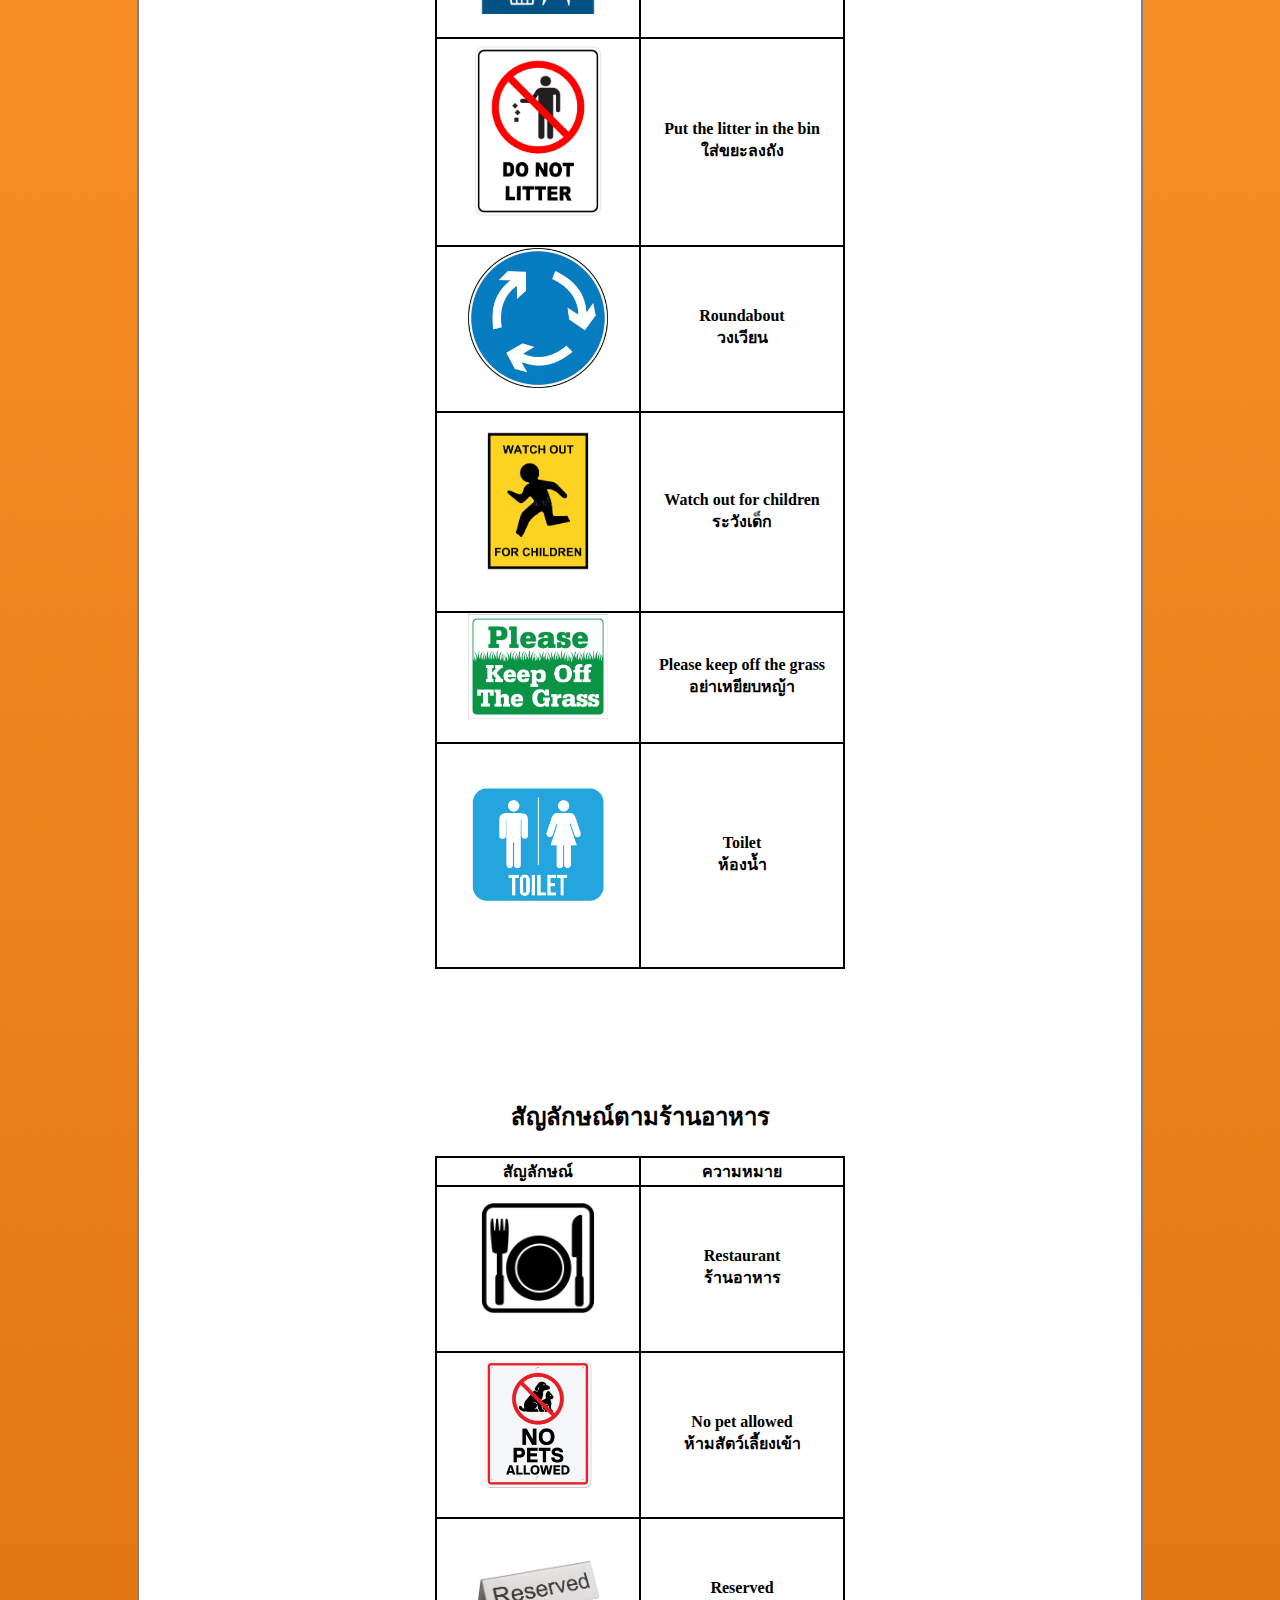
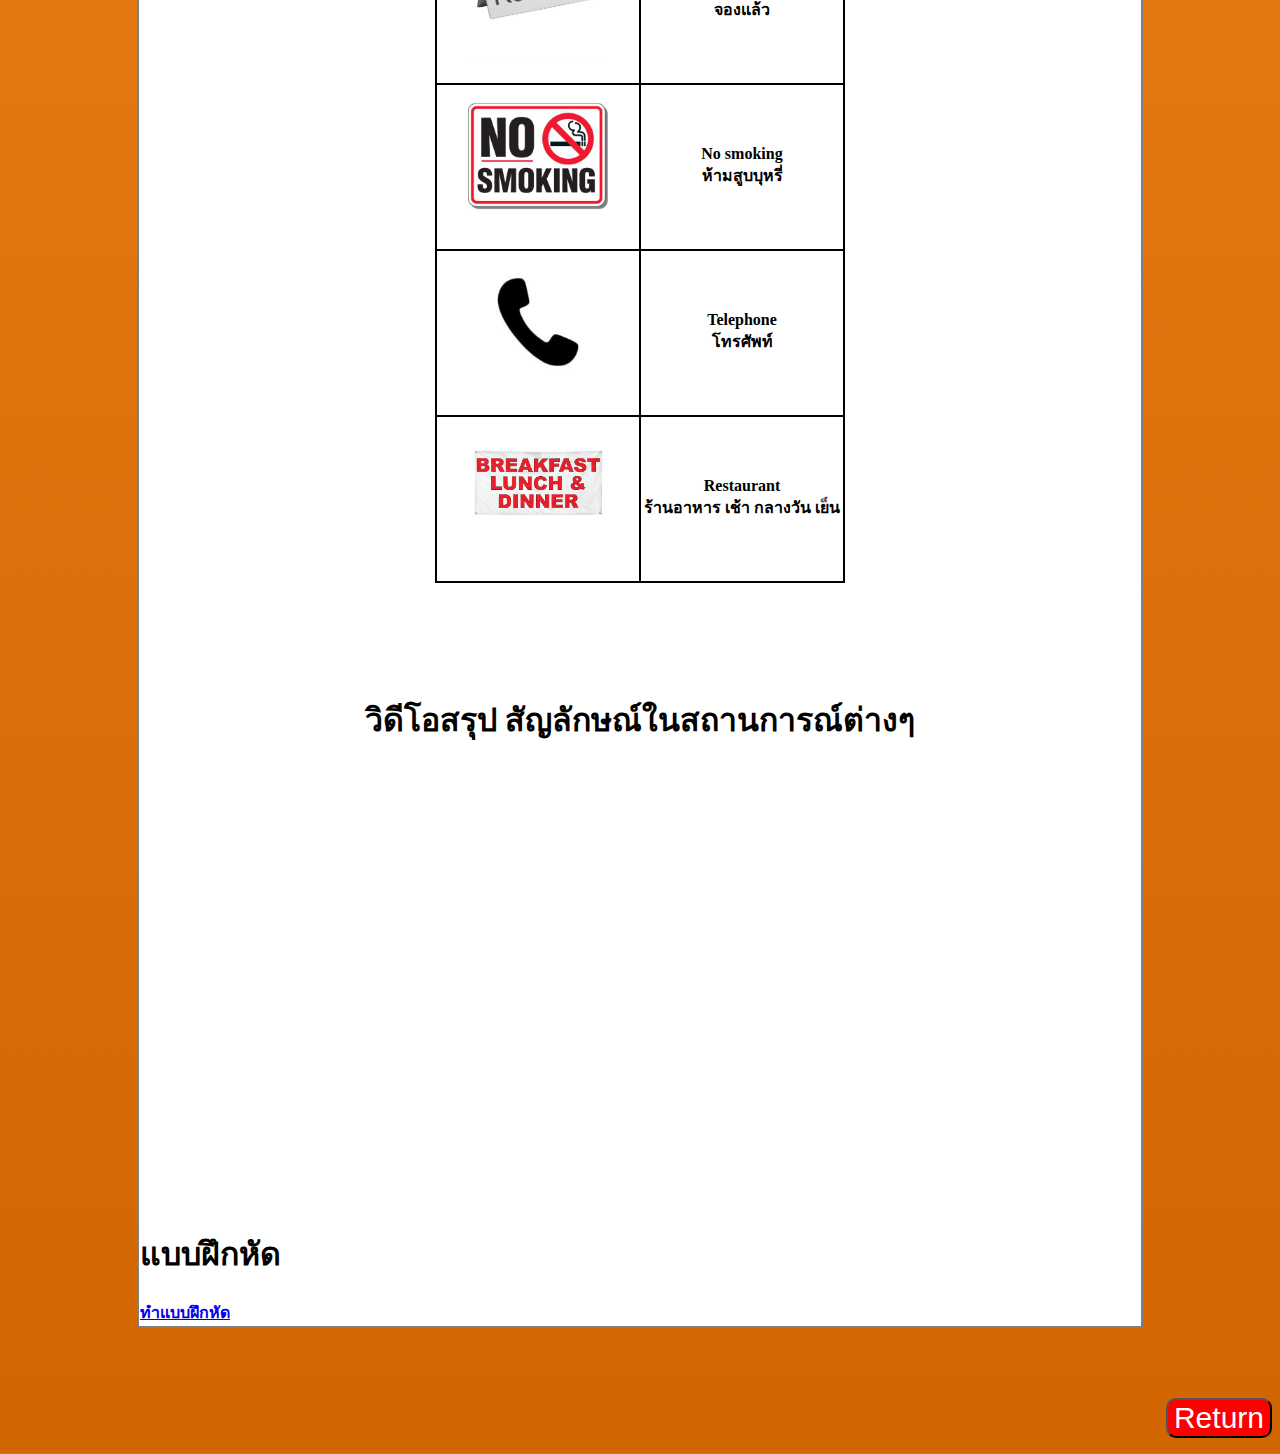
<file: a6.html>
<!DOCTYPE html>
<html lang="en">
<head>
  <title></title>
</head>
<body>


<style>
  body {
  background: linear-gradient(to bottom, #ffcc99,rgb(255, 173, 91),rgb(255, 150, 45),rgb(209, 101, 0));
  background-size: cover;
  background-position: center;
  }
</style>

 <div class="carousel-inner" role="listbox">
    <div class="item active">
      <img src="img/bg05.jpg" alt="..." width="100%">
      <div class="carousel-caption">
        ...
      </div>
    </div>
  </div>

  <table align="center" bgcolor="grey">
        <tr bgcolor="white" align="left">
            <th width="1000"><h1 style="color:"align="left"><h2 style="color:#" align="left">ในบทนี้เราจะมาทำความรู้จักกับสัญลักษณ์ในสถานที่ต่างๆ หรือในสถานการณ์ต่างๆกันครับ</h2>
    <h2 style="color:#" align="center">สัญลักษณ์ตามท้องถนน</h2>
    <table align="center" bgcolor="black">
        <tr bgcolor="white" align="center">
            <th width="200">สัญลักษณ์</th>
            <th width="200">ความหมาย</th>
        </tr>
        <tr bgcolor="white" align="center">
            <td width="200"><img src="sym/1.jpg" alt="..." width="70%"><br><br></td>
            <td width="200">No Entry<br>ห้ามเข้า</td>
        </tr>
        <tr bgcolor="white" align="center">
            <td width="200"><img src="sym/2.png" alt="..." width="70%"><br><br></td>
            <td width="200">One Way<br>เดินรถทางเดียว</td>
        </tr>
        <tr bgcolor="white" align="center">
            <td width="200"><img src="sym/3.jpg" alt="..." width="70%"><br><br></td>
            <td width="200">No traffic allowed. Also, No Entry from bothdirections<br>ห้ามรถวิ่งทั้งสองทาง</td>
        </tr>
        <tr bgcolor="white" align="center">
            <td width="200"><img src="sym/4.jpg" alt="..." width="70%"><br><br></td>
            <td width="200">Two way<br>รถวิ่งสองทาง</td>
        </tr>
        <tr bgcolor="white" align="center">
            <td width="200"><img src="sym/5.jpg" alt="..." width="70%"><br><br></td>
            <td width="200">Go straight<br>ตรงไป</td>
        </tr>
        <tr bgcolor="white" align="center">
            <td width="200"><img src="sym/6.jfif" alt="..." width="70%"><br><br></td>
            <td width="200">left or right<br>ไปซ้ายหรือขวา</td>
        </tr>
        <tr bgcolor="white" align="center">
            <td width="200"><img src="sym/7.jpg" alt="..." width="70%"><br><br></td>
            <td width="200">No U-turn<br>ห้ามกลับรถ</td>
        </tr>
        <tr bgcolor="white" align="center">
            <td width="200"><img src="sym/8.jpg" alt="..." width="70%"><br><br></td>
            <td width="200">U-turn<br>กลับรถได้</td>
        </tr>
        <tr bgcolor="white" align="center">
            <td width="200"><img src="sym/9.png" alt="..." width="70%"><br><br></td>
            <td width="200">No right turn<br>ห้ามเลี้ยวขวา</td>
        </tr>
        <tr bgcolor="white" align="center">
            <td width="200"><img src="sym/10.png" alt="..." width="70%"><br><br></td>
            <td width="200">Turn right<br>เลี้ยวขวาได้</td>
        </tr>
        <tr bgcolor="white" align="center">
            <td width="200"><img src="sym/11.jpg" alt="..." width="70%"><br><br></td>
            <td width="200">No left turn<br>ห้ามเลี้ยวซ้าย</td>
        </tr>
        <tr bgcolor="white" align="center">
            <td width="200"><img src="sym/12.jpg" alt="..." width="70%"><br><br></td>
            <td width="200">Turn left<br>เลี้ยวซ้ายได้</td>
        </tr>
        <tr bgcolor="white" align="center">
            <td width="200"><img src="sym/13.jpg" alt="..." width="70%"><br><br></td>
            <td width="200">No parking<br>ห้ามจอดรถ</td>
        </tr>
        <tr bgcolor="white" align="center">
            <td width="200"><img src="sym/14.png" alt="..." width="70%"><br><br></td>
            <td width="200">No stopping<br>ห้ามหยุด</td>
        </tr>
        <tr bgcolor="white" align="center">
            <td width="200"><img src="sym/15.jpg" alt="..." width="70%"><br><br></td>
            <td width="200">Speed Limited(In 40 KM per Hour)<br>จำกัดความเร็วที่ 40 กม/ชม.</td>
        </tr>
        <tr bgcolor="white" align="center">
            <td width="200"><img src="sym/16.jpg" alt="..." width="100%"><br><br></td>
            <td width="200">Stop<br>หยุด</td>
        </tr>
        <tr bgcolor="white" align="center">
            <td width="200"><img src="sym/17.jpg" alt="..." width="70%"><br><br></td>
            <td width="200">Give Way<br>ให้ทาง</td>
        </tr>
  </table>
  <br>
    <br>
    <br>
    <br>
    <br>
    <br>
    <h2 style="color:#" align="center">สัญลักษณ์ตามโรงพยาบาล</h2>
    <table align="center" bgcolor="black">
        <tr bgcolor="white" align="center">
            <th width="200">สัญลักษณ์</th>
            <th width="200">ความหมาย</th>
        </tr>
        <tr bgcolor="white" align="center">
            <td width="200"><img src="sym2/1.jpg" alt="..." width="70%"><br><br></td>
            <td width="200">Exit for emergency use only<br>ทางออกฉุกเฉิน</td>
        </tr>
        <tr bgcolor="white" align="center">
            <td width="200"><img src="sym2/2.jpg" alt="..." width="70%"><br><br></td>
            <td width="200">Fire Exit<br>ทางออกกรณีหนีไฟ</td>
        </tr>
        <tr bgcolor="white" align="center">
            <td width="200"><img src="sym2/3.jpg" alt="..." width="70%"><br><br></td>
            <td width="200">Exit<br>ทางออก</td>
        </tr>
        <tr bgcolor="white" align="center">
            <td width="200"><img src="sym2/4.jpg" alt="..." width="70%"><br><br></td>
            <td width="200">Entrance<br>ทางเข้า</td>
        </tr>
        <tr bgcolor="white" align="center">
            <td width="200"><img src="sym2/5.jpg" alt="..." width="70%"><br><br></td>
            <td width="200">Hospital<br>โรงพยาบาล</td>
        </tr>
        <tr bgcolor="white" align="center">
            <td width="200"><img src="sym2/6.jpg" alt="..." width="70%"><br><br></td>
            <td width="200">Hospital Entrance<br>ทางเข้าโรงพยาบาล</td>
        </tr>
        <tr bgcolor="white" align="center">
            <td width="200"><img src="sym2/7.jpg" alt="..." width="70%"><br><br></td>
            <td width="200">Danger<br>เขตอันตราย</td>
        </tr>
        <tr bgcolor="white" align="center">
            <td width="200"><img src="sym2/8.jpg" alt="..." width="70%"><br><br></td>
            <td width="200">Poison<br>ยาอันตราย</td>
        </tr>
        <tr bgcolor="white" align="center">
            <td width="200"><img src="sym2/9.jpg" alt="..." width="70%"><br><br></td>
            <td width="200">Wash hand here<br>ล้างมือตรงนี้</td>
        </tr>
        <tr bgcolor="white" align="center">
            <td width="200"><img src="sym2/10.jpg" alt="..." width="70%"><br><br></td>
            <td width="200">In<br>ทางเข้า</td>
        </tr>
        <tr bgcolor="white" align="center">
            <td width="200"><img src="sym2/11jpg.png" alt="..." width="70%"><br><br></td>
            <td width="200">Out<br>ทางออก</td>
        </tr>
        <tr bgcolor="white" align="center">
            <td width="200"><img src="sym2/12.jpg" alt="..." width="70%"><br><br></td>
            <td width="200">Patient Parking Only<br>ที่จอดรถเฉพาะคนไข้</td>
        </tr>
        <tr bgcolor="white" align="center">
            <td width="200"><img src="sym2/13.jpg" alt="..." width="70%"><br><br></td>
            <td width="200">Caution Wet Floor & Cleaning <br>ระวังพื้นเปียก</td>
        </tr>
        <tr bgcolor="white" align="center">
            <td width="200"><img src="sym2/14.jpg" alt="..." width="70%"><br><br></td>
            <td width="200">No smoking<br>ห้ามสูบบุหรี่</td>
        </tr>
        <tr bgcolor="white" align="center">
            <td width="200"><img src="sym2/15.jpg" alt="..." width="70%"><br><br></td>
            <td width="200">No mobile phone<br>ห้ามโทรศัพท์</td>
        </tr>
        <tr bgcolor="white" align="center">
            <td width="200"><img src="sym2/16.jpg" alt="..." width="100%"><br><br></td>
            <td width="200">horn prohibited<br>ห้ามใช้แตร</td>
        </tr>
        <tr bgcolor="white" align="center">
            <td width="200"><img src="sym2/17.jpg" alt="..." width="70%"><br><br></td>
            <td width="200">Push ผลัก<br>Pull ดึง</td>
        </tr>
        <tr bgcolor="white" align="center">
            <td width="200"><img src="sym2/18.jpg" alt="..." width="70%"><br><br></td>
            <td width="200">Stairway<br>ทางขึ้นบันได</td>
        </tr>
        <tr bgcolor="white" align="center">
            <td width="200"><img src="sym2/19.jpg" alt="..." width="70%"><br><br></td>
            <td width="200">Elevator<br>ลิฟต์</td>
        </tr>
        <tr bgcolor="white" align="center">
            <td width="200"><img src="sym2/20.jpg" alt="..." width="70%"><br><br></td>
            <td width="200">Escalator<br>บันไดเลื่อน</td>
        </tr>
        <tr bgcolor="white" align="center">
            <td width="200"><img src="sym2/21.jpg" alt="..." width="70%"><br><br></td>
            <td width="200">Telephone<br>ที๋โทรศัพท์</td>
        </tr>
        <tr bgcolor="white" align="center">
            <td width="200"><img src="sym2/22.jpg" alt="..." width="70%"><br><br></td>
            <td width="200">Cafeteria<br>ที่รับประทานอาหาร</td>
        </tr>
        <tr bgcolor="white" align="center">
            <td width="200"><img src="sym2/23.jpg" alt="..." width="70%"><br><br></td>
            <td width="200">Restroom<br>ห้องน้ำ</td>
        </tr>
  </table>
  <br>
    <br>
    <br>
    <br>
    <br>
    <br>
    <h2 style="color:#" align="center">สัญลักษณ์ในบริเวณโรงเรียน</h2>
    <table align="center" bgcolor="black">
        <tr bgcolor="white" align="center">
            <th width="200">สัญลักษณ์</th>
            <th width="200">ความหมาย</th>
        </tr>
        <tr bgcolor="white" align="center">
            <td width="200"><img src="sym3/1.jpg" alt="..." width="70%"><br><br></td>
            <td width="200">School Zone<br>เขตโรงเรียน</td>
        </tr>
        <tr bgcolor="white" align="center">
            <td width="200"><img src="sym3/2.jpg" alt="..." width="70%"><br><br></td>
            <td width="200">Library<br>ห้องสมุด</td>
        </tr>
        <tr bgcolor="white" align="center">
            <td width="200"><img src="sym3/3.jpg" alt="..." width="70%"><br><br></td>
            <td width="200">Recycle Bin<br>ถังขยะรีไซเคิล</td>
        </tr>
        <tr bgcolor="white" align="center">
            <td width="200"><img src="sym3/4.jpg" alt="..." width="70%"><br><br></td>
            <td width="200">Trash or dust bin<br>ถังใส่ขยะ</td>
        </tr>
        <tr bgcolor="white" align="center">
            <td width="200"><img src="sym3/5.jpg" alt="..." width="70%"><br><br></td>
            <td width="200">Put the litter in the bin<br>ใส่ขยะลงถัง</td>
        </tr>
        <tr bgcolor="white" align="center">
            <td width="200"><img src="sym3/6.jpg" alt="..." width="70%"><br><br></td>
            <td width="200">Roundabout<br>วงเวียน</td>
        </tr>
        <tr bgcolor="white" align="center">
            <td width="200"><img src="sym3/7.jpg" alt="..." width="70%"><br><br></td>
            <td width="200">Watch out for children<br>ระวังเด็ก</td>
        </tr>
        <tr bgcolor="white" align="center">
            <td width="200"><img src="sym3/8.jpg" alt="..." width="70%"><br><br></td>
            <td width="200">Please keep off the grass<br>อย่าเหยียบหญ้า</td>
        </tr>
        <tr bgcolor="white" align="center">
            <td width="200"><img src="sym3/9.jpg" alt="..." width="70%"><br><br></td>
            <td width="200">Toilet<br>ห้องน้ำ</td>
        </tr>
  </table>
  <br>
    <br>
    <br>
    <br>
    <br>
    <br>
    <h2 style="color:#" align="center">สัญลักษณ์ตามร้านอาหาร</h2>
    <table align="center" bgcolor="black">
        <tr bgcolor="white" align="center">
            <th width="200">สัญลักษณ์</th>
            <th width="200">ความหมาย</th>
        </tr>
        <tr bgcolor="white" align="center">
            <td width="200"><img src="sym4/1.jpg" alt="..." width="70%"><br><br></td>
            <td width="200">Restaurant<br>ร้านอาหาร</td>
        </tr>
        <tr bgcolor="white" align="center">
            <td width="200"><img src="sym4/2.jpg" alt="..." width="70%"><br><br></td>
            <td width="200">No pet allowed<br>ห้ามสัตว์เลี้ยงเข้า</td>
        </tr>
        <tr bgcolor="white" align="center">
            <td width="200"><img src="sym4/3.jpg" alt="..." width="70%"><br><br></td>
            <td width="200">Reserved<br>จองแล้ว</td>
        </tr>
        <tr bgcolor="white" align="center">
            <td width="200"><img src="sym4/4.jpg" alt="..." width="70%"><br><br></td>
            <td width="200">No smoking<br>ห้ามสูบบุหรี่</td>
        </tr>
        <tr bgcolor="white" align="center">
            <td width="200"><img src="sym4/5.jpg" alt="..." width="70%"><br><br></td>
            <td width="200">Telephone<br>โทรศัพท์</td>
        </tr>
        <tr bgcolor="white" align="center">
            <td width="200"><img src="sym4/6.jpg" alt="..." width="70%"><br><br></td>
            <td width="200">Restaurant<br>ร้านอาหาร เช้า กลางวัน เย็น</td>
        </tr>
  </table>
  <br>
    <br>
    <br>
    <br>
    <br>
    <h1 style="color:#" align="center">วิดีโอสรุป สัญลักษณ์ในสถานการณ์ต่างๆ</h1>          
    <div class=”videoViewer” align="center">
         <iframe width="750" height="400" <iframe width="560" height="315" src="https://www.youtube.com/embed/SGklR9prTTM?si=4W4XXtwH-qoGyG0w" title="YouTube video player" frameborder="0" allow="accelerometer; autoplay; clipboard-write; encrypted-media; gyroscope; picture-in-picture; web-share" referrerpolicy="strict-origin-when-cross-origin" allowfullscreen></iframe>
    </div><br><br>          
    <h1 style="color:#">แบบฝึกหัด</h1>
    <a href="http://docs.google.com/forms/d/e/1FAIpQLScxozMThFGEl6kwLkB7RchV7ele0xi8RCjib6RHgdr5t_EYrA/viewform?fbclid=IwY2xjawIUIcdleHRuA2FlbQIxMAABHUwWqgM2E-FqXTkATpYra0dM2Refl3HPPh8zS7D4gpZamuPk332XfuuyZQ_aem_W6eXIO50zN7TNpKblizhxA" class="btn btn-primary">ทำแบบฝึกหัด</a>
</table>
    <br>
    <br>
    <br>
    <p align="right">
          <a href="a.html">
            <button style="font-size:30px; background-color:red; color:white; border-radius:10px">Return</button>
          </a>
        </p>


</body>
</html>
</file>
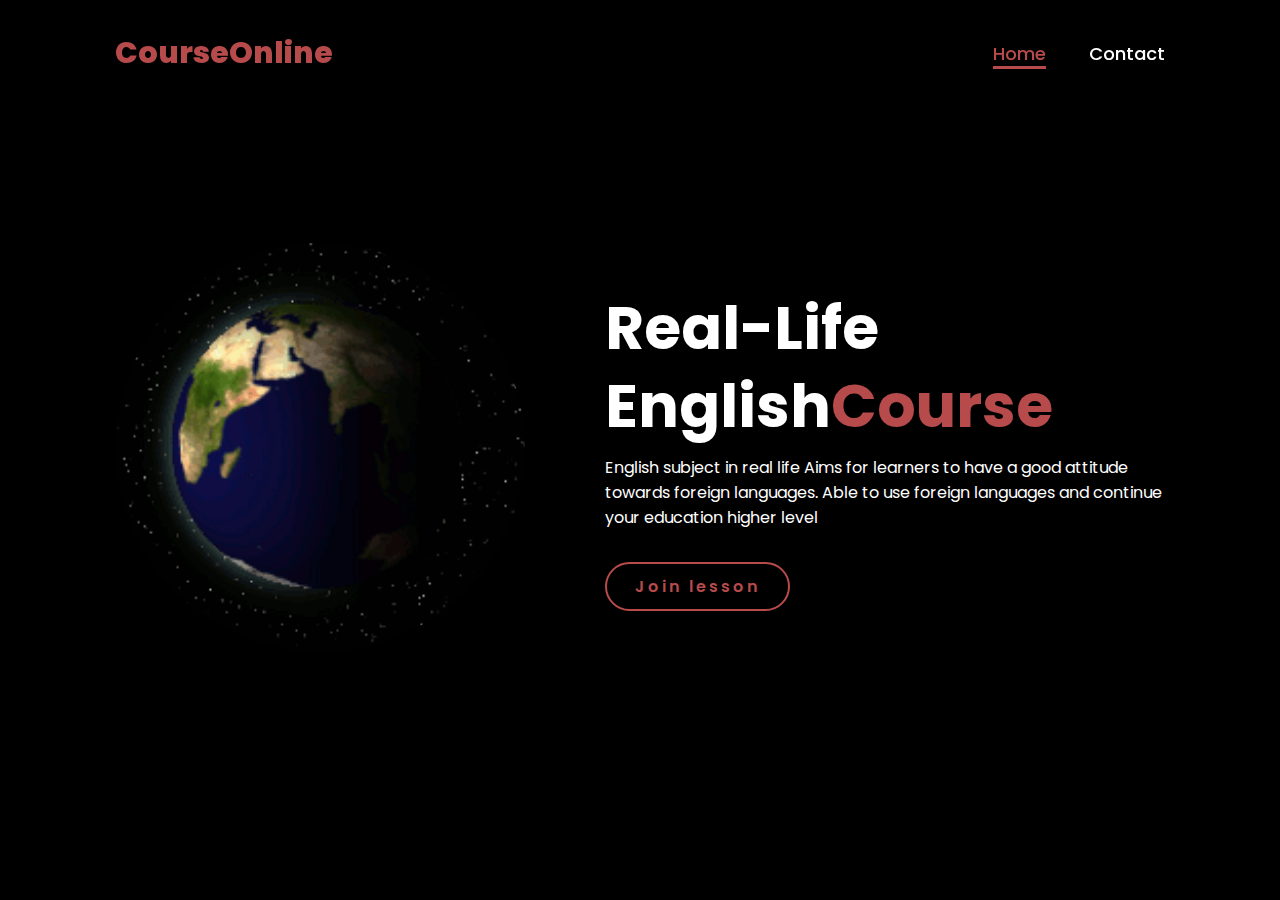
<file: b.html>
<!DOCTYPE html>
<html lang="en">
    
<head>
    <meta charset="UTF-8">
    <meta name="viewport" content="width=device-width, initial-scale=1.0">
    <link rel="stylesheet" href="https://cdnjs.cloudflare.com/ajax/libs/font-awesome/6.5.2/css/all.min.css">
    <link rel="stylesheet" href="b.css">
    <title></title>
</head>
<body>
    <header>
        <a href="#" class="logo">CourseOnline</a>

        <nav>
            <a href="b.html" class="active"> Home</a>
            <a href="c.html" >Contact</a>
        </nav>
    </header>
    <section class="home">
        <div class="home-img">
            <img src="img/world.gif" alt="">
        </div>
        <div class="home-content">
            <h1>Real-Life English<span>Course</span></h1>
            <h3 class="typing-text"></h3><span></span></h3>
            <p>English subject in real life Aims for learners to have a good attitude towards foreign languages.
            Able to use foreign languages and continue your education higher level</p>
            <br>
            <br>
            <a href="a.html" class="btn">Join lesson</a>
        </div>
    </section>
</body>
</html>
</file>
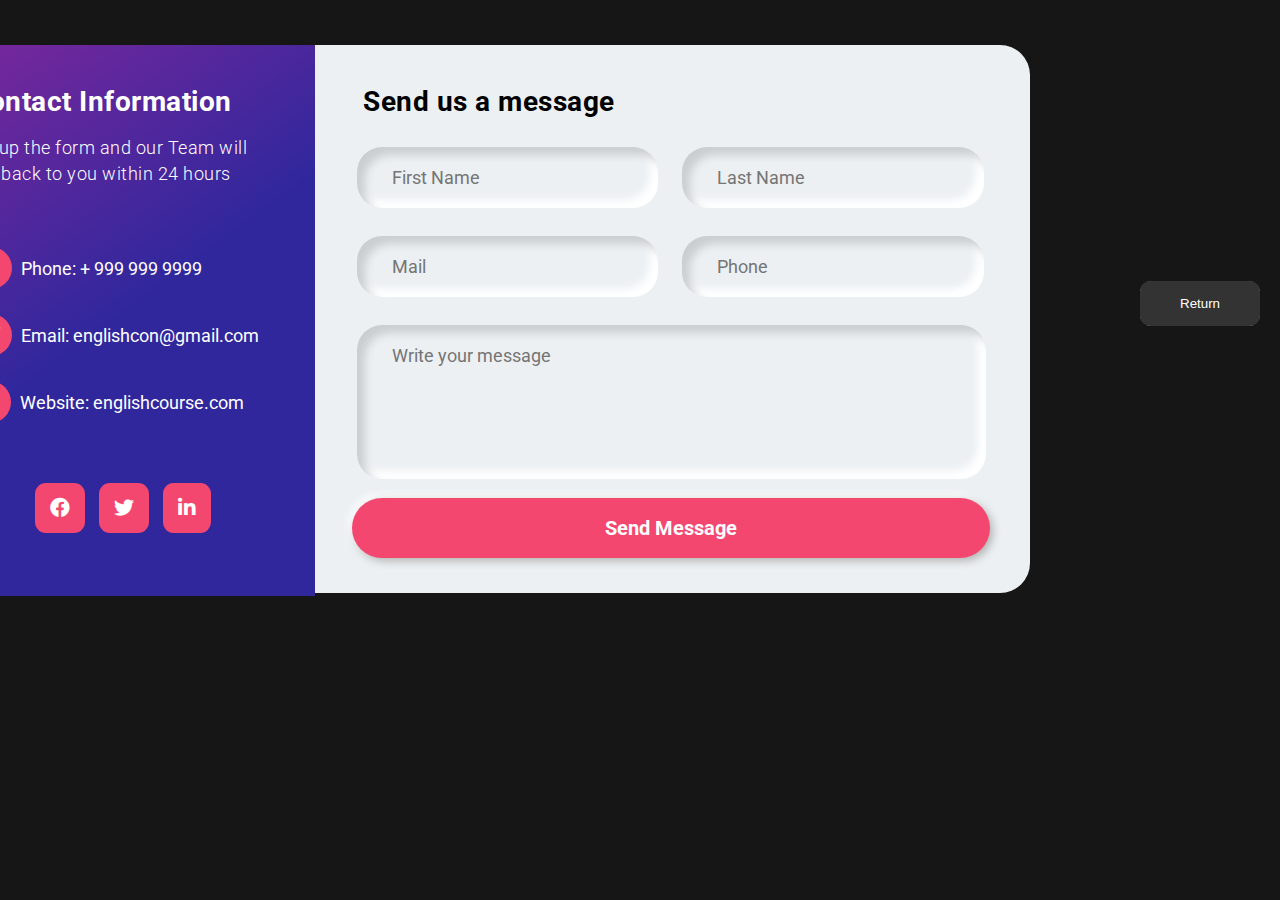
<file: c.html>
<!DOCTYPE html>
<html lang="en">
<head>
    <meta charset="UTF-8">
    <meta http-equiv="X-UA-Compatible" content="IE=edge">
    <meta name="viewport" content="width=device-width, initial-scale=1.0">
    <title></title>
    <link rel="stylesheet" href="https://fonts.googleapis.com/css2?family=Roboto:wght@300;400;500;700&display=swap">
    <!-- Font Awesome CDN -->
    <link rel="stylesheet" href="https://use.fontawesome.com/releases/v5.15.4/css/all.css">
    <link rel="stylesheet" href="c.css">
</head>
<body>
  <br>
  <br>
  <br>
  <br>
  <br>
  <br>
    <section id="section-wrapper">
        <div class="box-wrapper">
            <div class="info-wrap">
                <h2 class="info-title">Contact Information</h2>
                <h3 class="info-sub-title">Fill up the form and our Team will get back to you within 24 hours</h3>
                <ul class="info-details">
                    <li>
                        <i class="fas fa-phone-alt"></i>
                        <span>Phone:</span> <a href="tel:999 999 9999">+ 999 999 9999</a>
                    </li>
                    <li>
                        <i class="fas fa-paper-plane"></i>
                        <span>Email:</span> <a href="https://mail.google.com/mail/u/0/#inbox?compose=jrjtXFBwfksvzwGVWnmTtRSPDLrmcwcknLFjMQBlWpvjjxnDqnpxSQsvjxBSdjsrKVGrxBjq">englishcon@gmail.com</a>
                    </li>
                    <li>
                        <i class="fas fa-globe"></i>
                        <span>Website:</span> <a href="index.html">englishcourse.com</a>
                    </li>
                </ul>
                <ul class="social-icons">
                    <li><a href="#"><i class="fab fa-facebook"></i></a></li>
                    <li><a href="#"><i class="fab fa-twitter"></i></a></li>
                    <li><a href="#"><i class="fab fa-linkedin-in"></i></a></li>
                </ul>
            </div>
            <div class="form-wrap">
                <form action="index.html" method="POST">
                    <h2 class="form-title">Send us a message</h2>
                    <div class="form-fields">
                        <div class="form-group">
                            <input type="text" class="fname" placeholder="First Name">
                        </div>
                        <div class="form-group">
                            <input type="text" class="lname" placeholder="Last Name">
                        </div>
                        <div class="form-group">
                            <input type="email" class="email" placeholder="Mail">
                        </div>
                        <div class="form-group">
                            <input type="number" class="phone" placeholder="Phone">
                        </div>
                        <div class="form-group">
                            <textarea name="message" id="" placeholder="Write your message"></textarea>
                        </div>
                    </div>
                    <input type="submit" value="Send Message" class="submit-button">
                </form>
            </div>
        </div>
    </section>

    <p align="center">
        <a href="index.html">
          <button class="btn">Return</button>
        </a>
      </p>

</body>
</html>
</file>
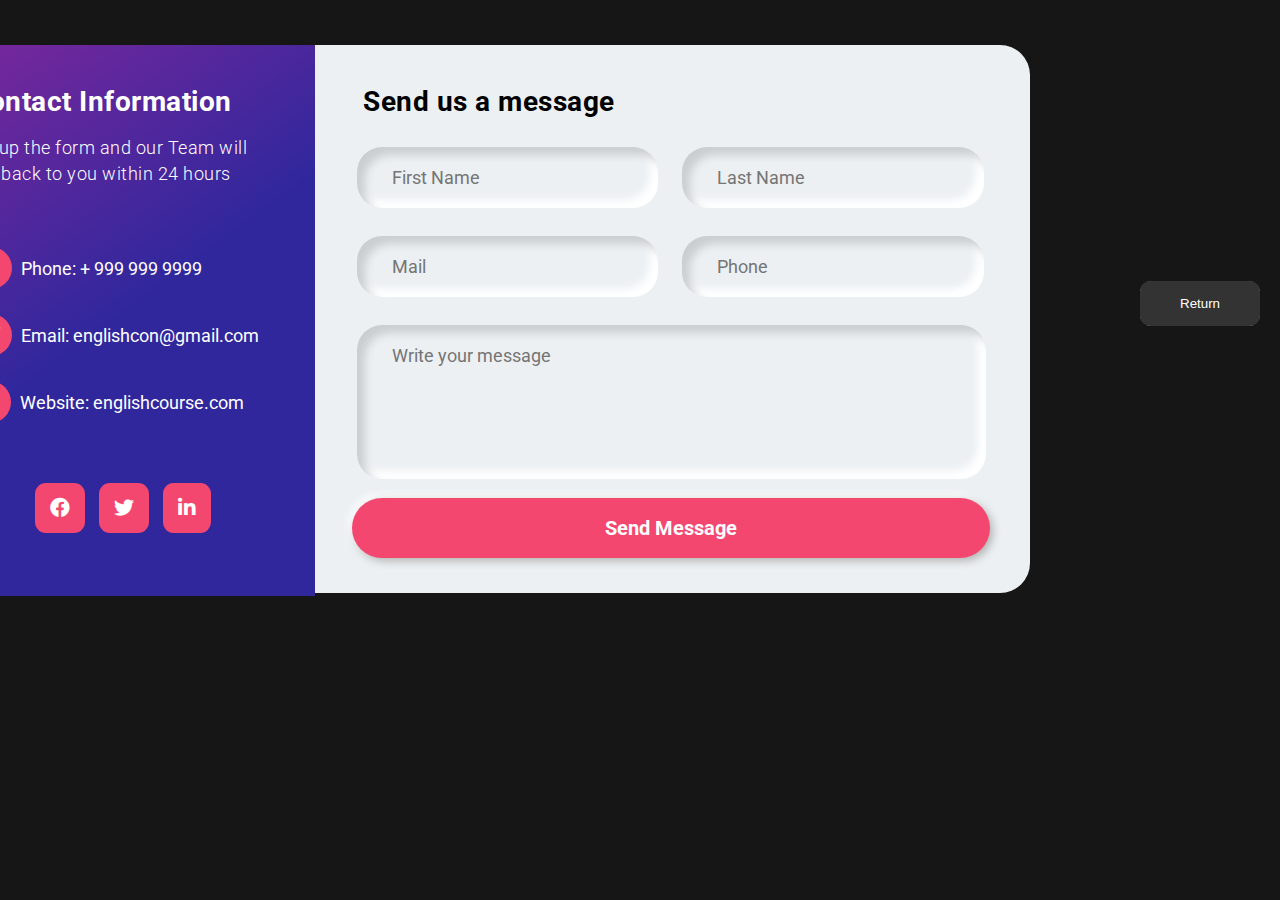
<file: code/c.html>
<!DOCTYPE html>
<html lang="en">
<head>
    <meta charset="UTF-8">
    <meta http-equiv="X-UA-Compatible" content="IE=edge">
    <meta name="viewport" content="width=device-width, initial-scale=1.0">
    <title></title>
    <link rel="stylesheet" href="https://fonts.googleapis.com/css2?family=Roboto:wght@300;400;500;700&display=swap">
    <!-- Font Awesome CDN -->
    <link rel="stylesheet" href="https://use.fontawesome.com/releases/v5.15.4/css/all.css">
    <link rel="stylesheet" href="c.css">
</head>
<body>
  <br>
  <br>
  <br>
  <br>
  <br>
  <br>
    <section id="section-wrapper">
        <div class="box-wrapper">
            <div class="info-wrap">
                <h2 class="info-title">Contact Information</h2>
                <h3 class="info-sub-title">Fill up the form and our Team will get back to you within 24 hours</h3>
                <ul class="info-details">
                    <li>
                        <i class="fas fa-phone-alt"></i>
                        <span>Phone:</span> <a href="tel:999 999 9999">+ 999 999 9999</a>
                    </li>
                    <li>
                        <i class="fas fa-paper-plane"></i>
                        <span>Email:</span> <a href="https://mail.google.com/mail/u/0/#inbox?compose=jrjtXFBwfksvzwGVWnmTtRSPDLrmcwcknLFjMQBlWpvjjxnDqnpxSQsvjxBSdjsrKVGrxBjq">englishcon@gmail.com</a>
                    </li>
                    <li>
                        <i class="fas fa-globe"></i>
                        <span>Website:</span> <a href="b.html">englishcourse.com</a>
                    </li>
                </ul>
                <ul class="social-icons">
                    <li><a href="#"><i class="fab fa-facebook"></i></a></li>
                    <li><a href="#"><i class="fab fa-twitter"></i></a></li>
                    <li><a href="#"><i class="fab fa-linkedin-in"></i></a></li>
                </ul>
            </div>
            <div class="form-wrap">
                <form action="#" method="POST">
                    <h2 class="form-title">Send us a message</h2>
                    <div class="form-fields">
                        <div class="form-group">
                            <input type="text" class="fname" placeholder="First Name">
                        </div>
                        <div class="form-group">
                            <input type="text" class="lname" placeholder="Last Name">
                        </div>
                        <div class="form-group">
                            <input type="email" class="email" placeholder="Mail">
                        </div>
                        <div class="form-group">
                            <input type="number" class="phone" placeholder="Phone">
                        </div>
                        <div class="form-group">
                            <textarea name="message" id="" placeholder="Write your message"></textarea>
                        </div>
                    </div>
                    <input type="submit" value="Send Message" class="submit-button">
                </form>
            </div>
        </div>
    </section>

    <p align="center">
        <a href="b.html">
          <button class="btn">Return</button>
        </a>
      </p>

</body>
</html>
</file>
<file: b.css>
@import url('https://fonts.googleapis.com/css2?family=Poppins:wght@100;200;300;400;500;600&display=swap');

*{
    margin: 0;
    padding: 0;
    box-sizing: border-box;
    text-decoration: none;
    border: none;
    outline: none;
    font-family: 'Poppins', sans-serif;
}

html{
    font-size: 62.5%;
}

body{
    width: 100%;
    height: 100vh;
    overflow-x: hidden;
    background-color: black;
    color: white;
}

header{
    margin-top: 20px;
    position: fixed;
    top: 0;
    left: 0;
    width: 100%;
    padding: 1rem 9%;
    background-color: transparent;
    filter: drop-shadow(10px);
    display: flex;
    justify-content: space-between;
    align-items: center;
    z-index: 100;
}

.logo{
    font-size: 3rem;
    color: #b74b4b;
    font-weight: 800;
    cursor: pointer;
    transition: 0.5s ease;
}

.logo:hover{
    transform: scale(1.1);
}

nav a{
    font-size: 1.8rem;
    color: white;
    margin-left: 4rem;
    font-weight: 500;
    transition: 0.3s ease;
    border-bottom: 3px solid transparent;
}

nav a:hover,
nav a.active{
    color: #b74b4b;
    border-bottom: 3px solid #b74b4b;
}

@media(max-width:995px){
    nav{
        position: absolute;
        display: none;
        top: 0;
        right: 0;
        width: 40%;
        border-left: 3px solid #b74b4b;
        border-bottom: 3px solid #b74b4b;
        border-bottom-left-radius: 2rem;
        padding: 1rem solid;
        background-color: #161616;
        border-top: 0.1rem solid rgba(0,0,0,0.1);
    }

    nav.active{
        display: block;
    }

    nav a{
        display: block;
        font-size: 2rem;
        margin: 3rem 0;
    }

    nav a:hover,
    nav a.active{
        padding: 1rem;
        border-radius: 0.5rem;
        border-bottom: 0.5rem solid #b74b4b;
    }
}

section{
    min-height: 100vh;
    padding: 5rem 9% 5rem;
}

.home{
    display: flex;
    justify-content: center;
    align-items: center;
    gap: 8rem;
    background-color: black;
}

.home .home-content h1{
    font-size: 6rem;
    font-weight: 700;
    line-height: 1.3;
}

span{
    color: #b74b4b;
}

.home-content h3{
    font-size: 4rem;
    margin-bottom: 1rem;
    font-weight: 700;
}

.home-content p{
    font-size: 1.6rem;
}

.home-img{
    border-radius: 50%;
}

.home-img img{
    position: relative;
    width: 32vw;
    border-radius: 50%;
    box-shadow: 0 0 25px solid #b74b4b;
    cursor: pointer;
    transition: 0.2s linear;
}

.home-img img:hover{
    font-size: 1.8rem;
    font-weight: 500;
}

.social-icons a{
    display: inline-flex;
    justify-content: center;
    align-items: center;
    width: 4rem;
    height: 4rem;
    background-color: transparent;
    border: 0.2rem solid #b74b4b;
    font-size: 2rem;
    border-radius: 50%;
    margin: 3rem 1.5rem 3rem 0;
    transition: 0.3s ease;
    color: #b74b4b;
}

.social-icons a:hover{
    color: black;
    transform: scale(1.3) translateY(-5px);
    background-color: #b74b4b;
    box-shadow: 0  0 25px #b74b4b;
}

.btn{
    display: inline-block;
    padding: 1rem 2.8rem;
    background-color: black;
    border-radius: 4rem;
    font-size: 1.6rem;
    color: #b74b4b;
    letter-spacing: 0.3rem;
    font-weight: 600;
    border: 2px solid #b74b4b;
    transition: 0.3s ease;
    cursor: pointer;
}

.btn:hover{
    transform: scale3d(1.03);
    background-color: #b74b4b;
    color: black;
    box-shadow: 0 0 25px #b74b4b;
}

.typing-text{
    font-size: 34px;
    font-weight: 600;
    min-width: 280px;
}

.typing-text span{
    position: relative;
}

.typing-text span::before{
    content: "software Developer";
    color: #b74b4b;
    animation: words 20s infinite;
}

.typing-text span::after{
    content: "";
    background-color: black;
    position: absolute;
    width: calc(100% + 8px);
    height: 100%;
    border-left: 3px solid black;
    right: -8;
    animation: cursor 0.6s infinite;
}

@keyframes cursor{
    to{
        border-left: 3px solid #b74b4b;
    }
}

@media (max-width: 1000px){
    .home{
        gap: 4rem;
    }
}

@media(max-width:995px){
    .home{
        flex-direction: column;
        margin: 5rem 4rem;
    }

    .home .home-content h3{
        font-size: 2.5rem;
    }

    .home-content h1{
        font-size: 5rem;
    }

    .home-img img{
        width: 70vw;
        margin-top: 4rem;
    }
}
</file>
<file: a.css>
/*=============== GOOGLE FONTS ===============*/
@import url("https://fonts.googleapis.com/css2?family=Poppins:wght@400;500&display=swap");

/*=============== VARIABLES CSS ===============*/
:root {
  /*========== Colors ==========*/
  /*Color mode HSL(hue, saturation, lightness)*/
  --first-color: hsl(82, 60%, 28%);
  --title-color: hsl(0, 0%, 15%);
  --text-color: hsl(0, 0%, 35%);
  --body-color: hsl(0, 0%, 95%);
  --container-color: hsl(0, 0%, 100%);

  /*========== Font and typography ==========*/
  /*.5rem = 8px | 1rem = 16px ...*/
  --body-font: "Poppins", sans-serif;
  --h2-font-size: 1.25rem;
  --small-font-size: .813rem;
}

/*========== Responsive typography ==========*/
@media screen and (min-width: 1120px) {
  :root {
    --h2-font-size: 1.5rem;
    --small-font-size: .875rem;
  }
}

/*=============== BASE ===============*/
* {
  box-sizing: border-box;
  padding: 0;
  margin: 0;
}

body {
  font-family: var(--body-font);
  background-color: var(--body-color);
  color: var(--text-color);
}

img {
  display: block;
  max-width: 100%;
  height: auto;
}

/*=============== CARD ===============*/
.container {
  display: grid;
  place-items: center;
  margin-inline: 1.5rem;
  padding-block: 5rem;
}

.card__container {
  display: grid;
  row-gap: 3.5rem;
}

.card__article {
  position: relative;
  overflow: hidden;
}

.card__img {
  width: 328px;
  border-radius: 1.5rem;
}

.card__data {
  width: 280px;
  background-color: var(--container-color);
  padding: 1.5rem 2rem;
  box-shadow: 0 8px 24px hsla(0, 0%, 0%, .15);
  border-radius: 1rem;
  position: absolute;
  bottom: -9rem;
  left: 0;
  right: 0;
  margin-inline: auto;
  opacity: 0;
  transition: opacity 1s 1s;
}

.card__description {
  display: block;
  font-size: var(--small-font-size);
  margin-bottom: .25rem;
}

.card__title {
  font-size: var(--h2-font-size);
  font-weight: 500;
  color: var(--title-color);
  margin-bottom: .75rem;
}

.card__button {
  text-decoration: none;
  font-size: var(--small-font-size);
  font-weight: 500;
  color: var(--first-color);
}

.card__button:hover {
  text-decoration: underline;
}

/* Naming animations in hover */
.card__article:hover .card__data {
  animation: show-data 1s forwards;
  opacity: 1;
  transition: opacity .3s;
}

.card__article:hover {
  animation: remove-overflow 2s forwards;
}

.card__article:not(:hover) {
  animation: show-overflow 2s forwards;
}

.card__article:not(:hover) .card__data {
  animation: remove-data 1s forwards;
}

/* Card animation */
@keyframes show-data {
  50% {
    transform: translateY(-10rem);
  }
  100% {
    transform: translateY(-7rem);
  }
}

@keyframes remove-overflow {
  to {
    overflow: initial;
  }
}

@keyframes remove-data {
  0% {
    transform: translateY(-7rem);
  }
  50% {
    transform: translateY(-10rem);
  }
  100% {
    transform: translateY(.5rem);
  }
}

@keyframes show-overflow {
  0% {
    overflow: initial;
    pointer-events: none;
  }
  50% {
    overflow: hidden;
  }
}

/*=============== BREAKPOINTS ===============*/
/* For small devices */
@media screen and (max-width: 340px) {
  .container {
    margin-inline: 1rem;
  }

  .card__data {
    width: 250px;
    padding: 1rem;
  }
}

/* For medium devices */
@media screen and (min-width: 768px) {
  .card__container {
    grid-template-columns: repeat(2, 1fr);
    column-gap: 1.5rem;
  }
}

/* For large devices */
@media screen and (min-width: 1120px) {
  .container {
    height: 100vh;
  }

  .card__container {
    grid-template-columns: repeat(3, 1fr);
  }
  .card__img {
    width: 348px;
  }
  .card__data {
    width: 316px;
    padding-inline: 2.5rem;
  }
}

body{
    margin: 0;
    padding: 0;
    height: 100vh;
    justify-content: center;
    align-items: center;
    display: flex;
}
/*button css*/
.btn{
    font-family: "Roboto", sans-serif;
    font-size: 18px;
    font-weight: bold;
    background: #1E90FF;
    width: 160px;
    padding: 20px;
    text-align: center;
    text-decoration: none;
    text-transform: uppercase;
    color: #fff;
    border-radius: 5px;
    cursor: pointer;
    box-shadow: 0 0 10px rgba(0, 0, 0, 0.1);
    -webkit-transition-duration: 0.3s;
    transition-duration: 0.3s;
    -webkit-transition-property: box-shadow, transform;
    transition-property: box-shadow, transform;
}
.btn:hover, .btn:focus, .btn:active{
    box-shadow: 0 0 20px rgba(0, 0, 0, 0.5);
    -webkit-transform: scale(1.1);
    transform: scale(1.1);
}
</file>
<file: c.css>
*{
    padding: 0;
    margin: 0;
    box-sizing: border-box;
}
body{
    background: #000718; 
}
body, input,textarea, a{
    font-family: 'Roboto', sans-serif;
}
#section-wrapper{
    width: 100%;
    padding: 10px;
}
.box-wrapper{
    position: relative;
    display: table;
    width:1100px;
    margin:auto;
    margin-top:35px;
    border-radius: 30px;
}
.info-wrap{
    width:35%;
    height: 551px;
    padding: 40px;
    float: left;
    display: block;
    border-radius: 30px 0px 0px 30px;
    background: linear-gradient(144deg, rgba(126,39,156,1) 0%, rgba(49,39,157,1) 49%);
    color: #fff;
}
.info-title{
    text-align: left;
    font-size: 28px;
    letter-spacing: 0.5px;
}
.info-sub-title{
    font-size: 18px;
    font-weight: 300;
    margin-top: 17px;
    letter-spacing: 0.5px;
    line-height: 26px;
}
.info-details {
    list-style: none;
    margin: 60px 0px;
}
.info-details li {
    margin-top: 25px;
    font-size: 18px;
    color: #fff;
}
.info-details li i {
    background: #F44770;
    padding: 12px;
    border-radius: 50%;
    margin-right: 5px;
}
.info-details li a {
    color: #fff;
    text-decoration: none;
}
.info-details li a:hover {
    color: #F44770;
}
.social-icons {
    list-style: none;
    text-align: center;
    margin: 20px 0px;
}
.social-icons li {
    display: inline-block;
}
.social-icons li i {
    background: #F44770;
    color: #fff;
    padding: 15px;
    font-size: 20px;
    border-radius: 22%;
    margin: 0px 5px;
    cursor: pointer;
    transition: all .5s;
}
.social-icons li i:hover {
    background: #fff;
    color: #000000;
}
.form-wrap{
    width:65%;
    float: right;
    padding:40px 25px 35px 25px;
    border-radius: 0px 30px 30px 0px;
    background: #ecf0f3;
}
.form-title{
    text-align: left;
    margin-left: 23px;
    font-size: 28px;
    letter-spacing: 0.5px;
}
.form-fields{
    display: table;
    width: 100%;
    padding: 15px 5px 5px 5px;
}
.form-fields input,
.form-fields textarea{
    border: none;
    outline:none;
    background: none;
    font-size: 18px;
    color:#555;
    padding: 20px 10px 20px 5px;
    width:100%
}
.form-fields textarea{
    height: 150px;
    resize: none;
}
.form-group{
    width: 46%;
    float: left;
    padding: 0px 30px;
    margin: 14px 12px;
    border-radius: 25px;
    box-shadow: inset 8px 8px 8px #cbced1, inset -8px -8px 8px #ffffff;
}
.form-fields .form-group:last-child {
    width: 96%;
}
.submit-button{
    width: 96%;
    height: 60px;
    margin: 0px 12px;
    border-radius: 30px;
    font-size: 20px;;
    font-weight: 700;
    outline: none;
    border:none;
    cursor: pointer;
    color:#fff;
    text-align: center;
    background: #F44770;
    box-shadow: 3px 3px 8px #b1b1b1, -3px -3px 8px #ffffff;
    transition: .5s;
}
.submit-button:hover{
    background: #31279d;
}
/* Responsive css */
@media only screen and (max-width: 767px) {
    .box-wrapper{
        width: 100%;
    }
    .info-wrap,
    .form-wrap{
        width: 100%;
        height: inherit;
        float: none;  
    }
    .info-wrap{
        border-radius: 30px 30px 0px 0px;
    }
    .form-wrap{
        border-radius: 0px 0px 30px 30px;
    }
    .form-group{
        width: 100%;
        float: none;
        margin: 25px 0px;
    }
    .form-fields .form-group:last-child, 
    .submit-button{
        width: 100%;
    }
    .submit-button{
        margin: 10px 0px;
    }
   
}


html, body {
    display: flex;
    justify-content: center;
    align-items: center;
    background-color: #161616;
    overflow: hidden;
    /* transform: scale(1.5); */
  }
  /* button */
  .btn {
    margin: 100px;
    padding: 15px 40px;
    border: none;
    outline: none;
    color: #FFF;
    cursor: pointer;
    position: relative;
    z-index: 0;
    border-radius: 12px;
  }
  .btn::after {
    content: "";
    z-index: -1;
    position: absolute;
    width: 100%;
    height: 100%;
    background-color: #333;
    left: 0;
    top: 0;
    border-radius: 10px;
  }
  /* glow */
  .btn::before {
    content: "";
    background: linear-gradient(
      45deg,
      #FF0000, #FF7300, #FFFB00, #48FF00,
      #00FFD5, #002BFF, #FF00C8, #FF0000
    );
    position: absolute;
    top: -2px;
    left: -2px;
    background-size: 600%;
    z-index: -1;
    width: calc(100% + 4px);
    height:  calc(100% + 4px);
    filter: blur(8px);
    animation: glowing 20s linear infinite;
    transition: opacity .3s ease-in-out;
    border-radius: 10px;
    opacity: 0;
  }
  @keyframes glowing {
    0% {background-position: 0 0;}
    50% {background-position: 400% 0;}
    100% {background-position: 0 0;}
  }
  /* hover */
  .btn:hover::before {
    opacity: 1;
  }
  .btn:active:after {
    background: transparent;
  }
  .btn:active {
    color: #000;
    font-weight: bold;
  }
</file>
<file: code/c.css>
*{
    padding: 0;
    margin: 0;
    box-sizing: border-box;
}
body{
    background: #000718; 
}
body, input,textarea, a{
    font-family: 'Roboto', sans-serif;
}
#section-wrapper{
    width: 100%;
    padding: 10px;
}
.box-wrapper{
    position: relative;
    display: table;
    width:1100px;
    margin:auto;
    margin-top:35px;
    border-radius: 30px;
}
.info-wrap{
    width:35%;
    height: 551px;
    padding: 40px;
    float: left;
    display: block;
    border-radius: 30px 0px 0px 30px;
    background: linear-gradient(144deg, rgba(126,39,156,1) 0%, rgba(49,39,157,1) 49%);
    color: #fff;
}
.info-title{
    text-align: left;
    font-size: 28px;
    letter-spacing: 0.5px;
}
.info-sub-title{
    font-size: 18px;
    font-weight: 300;
    margin-top: 17px;
    letter-spacing: 0.5px;
    line-height: 26px;
}
.info-details {
    list-style: none;
    margin: 60px 0px;
}
.info-details li {
    margin-top: 25px;
    font-size: 18px;
    color: #fff;
}
.info-details li i {
    background: #F44770;
    padding: 12px;
    border-radius: 50%;
    margin-right: 5px;
}
.info-details li a {
    color: #fff;
    text-decoration: none;
}
.info-details li a:hover {
    color: #F44770;
}
.social-icons {
    list-style: none;
    text-align: center;
    margin: 20px 0px;
}
.social-icons li {
    display: inline-block;
}
.social-icons li i {
    background: #F44770;
    color: #fff;
    padding: 15px;
    font-size: 20px;
    border-radius: 22%;
    margin: 0px 5px;
    cursor: pointer;
    transition: all .5s;
}
.social-icons li i:hover {
    background: #fff;
    color: #000000;
}
.form-wrap{
    width:65%;
    float: right;
    padding:40px 25px 35px 25px;
    border-radius: 0px 30px 30px 0px;
    background: #ecf0f3;
}
.form-title{
    text-align: left;
    margin-left: 23px;
    font-size: 28px;
    letter-spacing: 0.5px;
}
.form-fields{
    display: table;
    width: 100%;
    padding: 15px 5px 5px 5px;
}
.form-fields input,
.form-fields textarea{
    border: none;
    outline:none;
    background: none;
    font-size: 18px;
    color:#555;
    padding: 20px 10px 20px 5px;
    width:100%
}
.form-fields textarea{
    height: 150px;
    resize: none;
}
.form-group{
    width: 46%;
    float: left;
    padding: 0px 30px;
    margin: 14px 12px;
    border-radius: 25px;
    box-shadow: inset 8px 8px 8px #cbced1, inset -8px -8px 8px #ffffff;
}
.form-fields .form-group:last-child {
    width: 96%;
}
.submit-button{
    width: 96%;
    height: 60px;
    margin: 0px 12px;
    border-radius: 30px;
    font-size: 20px;;
    font-weight: 700;
    outline: none;
    border:none;
    cursor: pointer;
    color:#fff;
    text-align: center;
    background: #F44770;
    box-shadow: 3px 3px 8px #b1b1b1, -3px -3px 8px #ffffff;
    transition: .5s;
}
.submit-button:hover{
    background: #31279d;
}
/* Responsive css */
@media only screen and (max-width: 767px) {
    .box-wrapper{
        width: 100%;
    }
    .info-wrap,
    .form-wrap{
        width: 100%;
        height: inherit;
        float: none;  
    }
    .info-wrap{
        border-radius: 30px 30px 0px 0px;
    }
    .form-wrap{
        border-radius: 0px 0px 30px 30px;
    }
    .form-group{
        width: 100%;
        float: none;
        margin: 25px 0px;
    }
    .form-fields .form-group:last-child, 
    .submit-button{
        width: 100%;
    }
    .submit-button{
        margin: 10px 0px;
    }
   
}


html, body {
    display: flex;
    justify-content: center;
    align-items: center;
    background-color: #161616;
    overflow: hidden;
    /* transform: scale(1.5); */
  }
  /* button */
  .btn {
    margin: 100px;
    padding: 15px 40px;
    border: none;
    outline: none;
    color: #FFF;
    cursor: pointer;
    position: relative;
    z-index: 0;
    border-radius: 12px;
  }
  .btn::after {
    content: "";
    z-index: -1;
    position: absolute;
    width: 100%;
    height: 100%;
    background-color: #333;
    left: 0;
    top: 0;
    border-radius: 10px;
  }
  /* glow */
  .btn::before {
    content: "";
    background: linear-gradient(
      45deg,
      #FF0000, #FF7300, #FFFB00, #48FF00,
      #00FFD5, #002BFF, #FF00C8, #FF0000
    );
    position: absolute;
    top: -2px;
    left: -2px;
    background-size: 600%;
    z-index: -1;
    width: calc(100% + 4px);
    height:  calc(100% + 4px);
    filter: blur(8px);
    animation: glowing 20s linear infinite;
    transition: opacity .3s ease-in-out;
    border-radius: 10px;
    opacity: 0;
  }
  @keyframes glowing {
    0% {background-position: 0 0;}
    50% {background-position: 400% 0;}
    100% {background-position: 0 0;}
  }
  /* hover */
  .btn:hover::before {
    opacity: 1;
  }
  .btn:active:after {
    background: transparent;
  }
  .btn:active {
    color: #000;
    font-weight: bold;
  }
</file>
